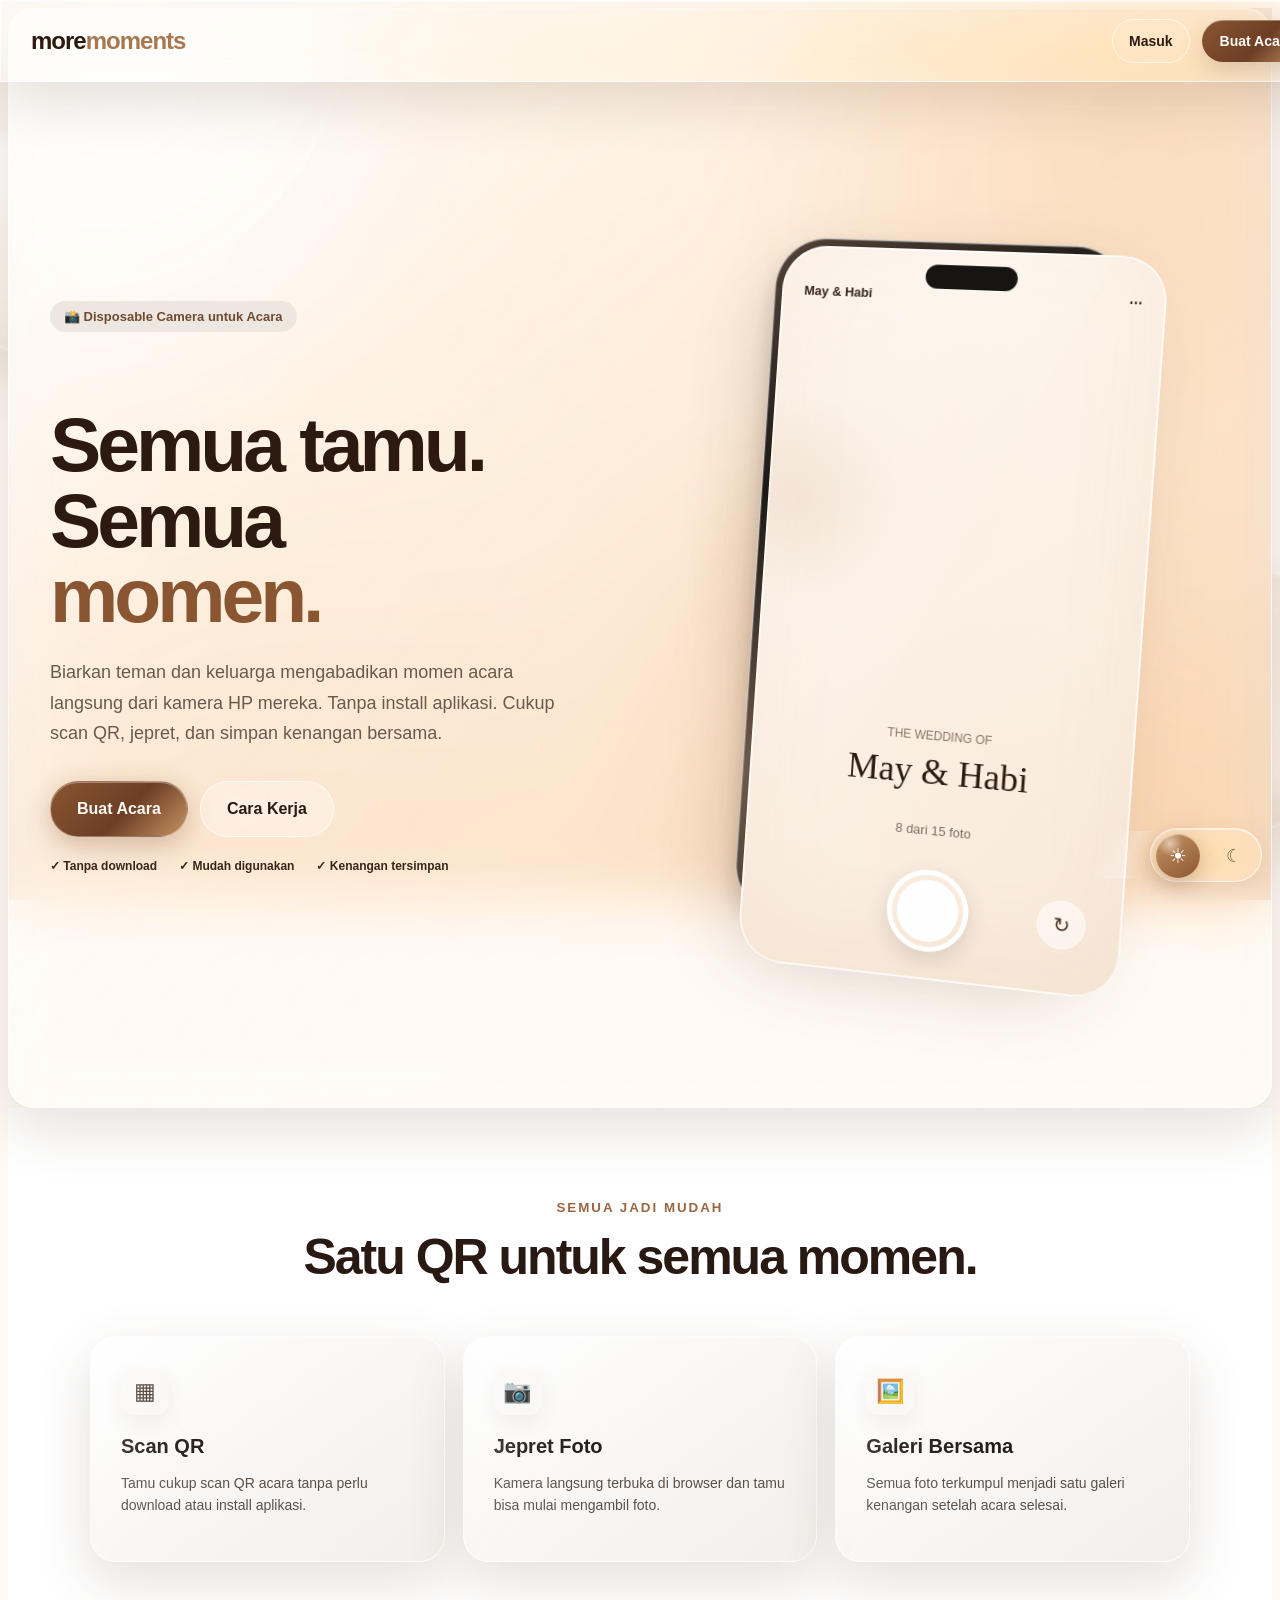
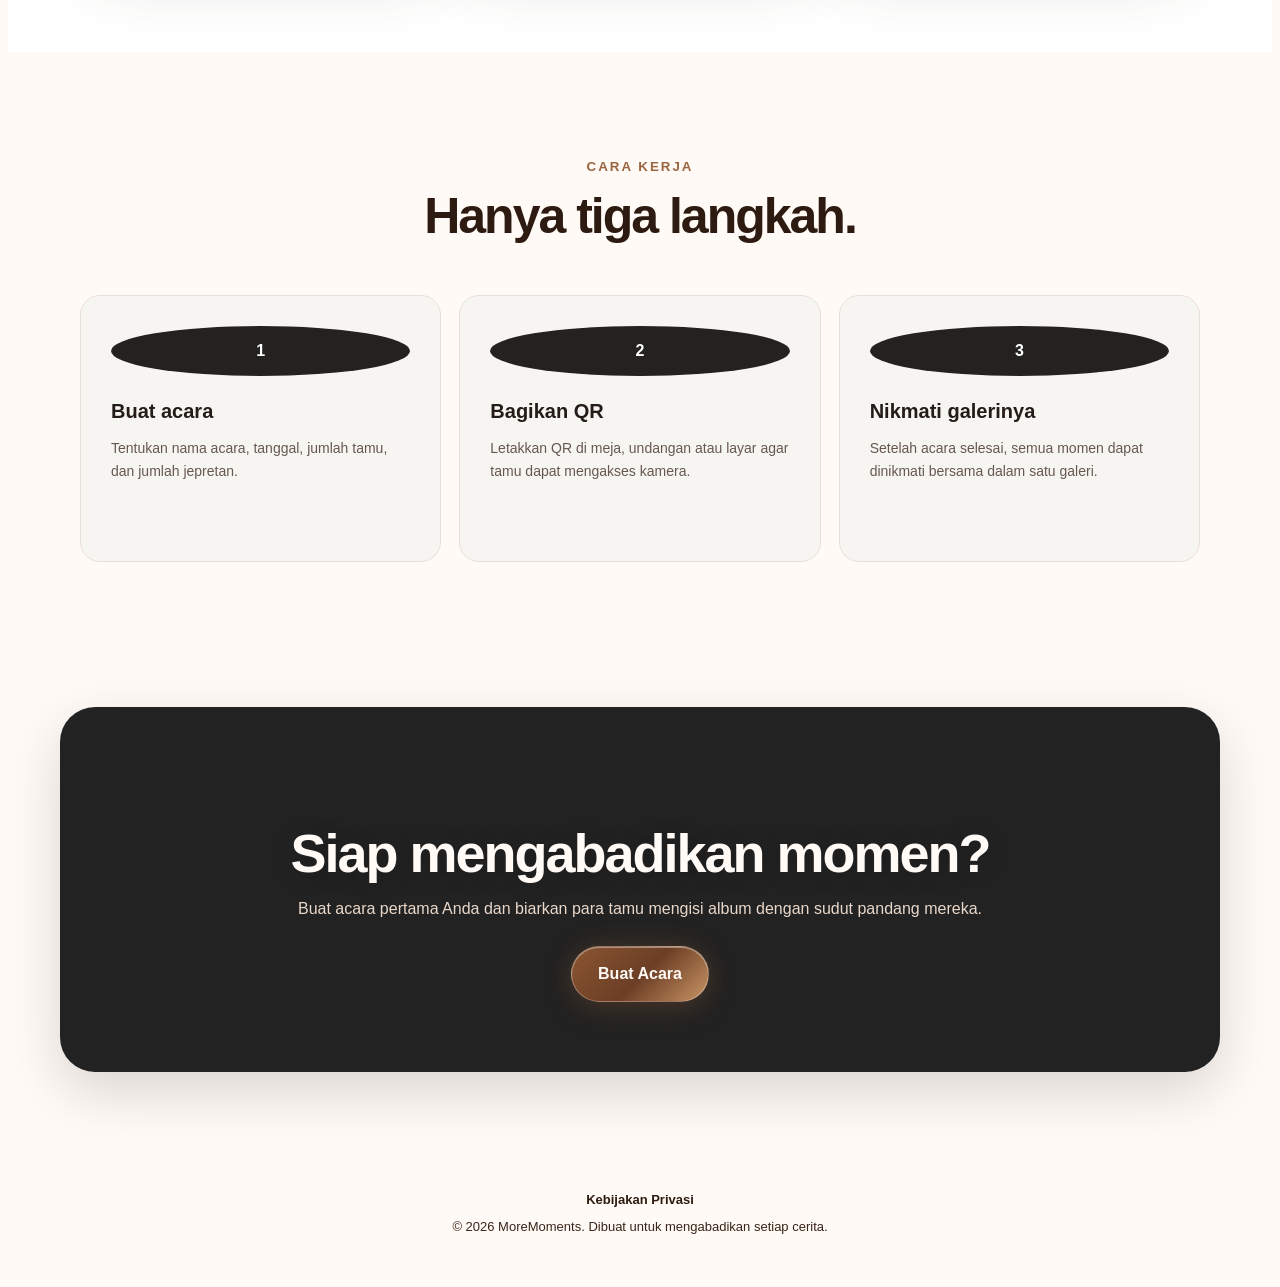
<file: index.html>
<!DOCTYPE html>
<html lang="id">
<head>
<meta charset="UTF-8">
<meta name="viewport" content="width=device-width, initial-scale=1.0">

<title>MoreMoments — Abadikan Momen Bersama</title>
<title>Masuk | MoreMoments</title>

<!-- Preview saat link dibagikan -->
<meta property="og:type" content="website">
<meta property="og:site_name" content="MoreMoments">

<meta property="og:title" content="MoreMoments — Abadi dalam Setiap Momen">

<meta
  property="og:description"
  content="Buat event, undang tamu, bagikan foto, dan simpan kenangan bersama dengan mudah."
>

<meta
  property="og:url"
  content="https://moments-app.ege.my.id/"
>

<meta
  property="og:image"
  content="https://moments-app.ege.my.id/awal.png"
>

<meta
  property="og:image:secure_url"
  content="https://moments-app.ege.my.id/awal.png"
>

<meta property="og:image:type" content="image/png">

<meta name="twitter:card" content="summary_large_image">

<meta
  name="twitter:title"
  content="MoreMoments — Abadi dalam Setiap Momen"
>

<meta
  name="twitter:description"
  content="Buat event, undang tamu, bagikan foto, dan simpan kenangan bersama dengan mudah."
>

<meta
  name="twitter:image"
  content="https://moments-app.ege.my.id/awal.png"
>

<style>
<meta
  name="description"
  content="Bagikan dan abadikan momen acara bersama teman dan keluarga."
>

<style>

*{
  margin:0;
  padding:0;
  box-sizing:border-box;
}

html{
  scroll-behavior:smooth;
}

body{
  font-family:Arial,Helvetica,sans-serif;
  background:#faf9f7;
  color:#222;
}

a{
  text-decoration:none;
  color:inherit;
}


/* ===============================
   NAVBAR
================================ */

.navbar{
  width:100%;

  padding:18px 24px;

  display:flex;
  justify-content:space-between;
  align-items:center;

  background:
    rgba(250,249,247,.94);

  backdrop-filter:
    blur(12px);

  position:fixed;
  top:0;
  left:0;

  z-index:1000;

  border-bottom:
    1px solid rgba(0,0,0,.06);
}

.logo{
  font-size:24px;
  font-weight:800;
  letter-spacing:-1px;
}

.logo span{
  color:#a77852;
}

.nav-actions{
  display:flex;
  gap:9px;
  align-items:center;
}

.btn-login{
  display:inline-flex;
  align-items:center;
  justify-content:center;

  min-height:42px;

  padding:0 16px;

  border-radius:999px;

  font-size:14px;
  font-weight:700;

  cursor:pointer;
}

.btn-login:hover{
  background:#eee9e4;
}

.btn-create-small{
  display:inline-flex;
  align-items:center;
  justify-content:center;

  min-height:42px;

  background:#222;
  color:white;

  padding:0 18px;

  border-radius:999px;

  font-size:14px;
  font-weight:700;

  cursor:pointer;
}


/* ===============================
   HERO
================================ */

.hero{
  min-height:100vh;

  display:flex;
  align-items:center;
  justify-content:center;

  padding:
    120px 24px 60px;
}

.hero-inner{
  max-width:1100px;
  width:100%;

  display:grid;

  grid-template-columns:
    1fr 1fr;

  gap:60px;

  align-items:center;
}

.hero-text .tag{
  display:inline-block;

  background:#eee7df;
  color:#7a5539;

  padding:8px 14px;

  border-radius:999px;

  font-size:13px;
  font-weight:700;

  margin-bottom:24px;
}

.hero-text h1{
  font-size:
    clamp(
      42px,
      6vw,
      78px
    );

  line-height:.98;

  letter-spacing:-4px;

  margin-bottom:24px;
}

.hero-text h1 span{
  color:#a77852;
}

.hero-text p{
  max-width:520px;

  font-size:18px;

  line-height:1.7;

  color:#666;

  margin-bottom:32px;
}

.hero-buttons{
  display:flex;

  gap:12px;

  flex-wrap:wrap;
}

.btn-primary{
  display:inline-flex;

  align-items:center;
  justify-content:center;

  min-height:54px;

  padding:0 26px;

  background:#222;
  color:#fff;

  border-radius:999px;

  font-size:16px;
  font-weight:700;

  border:none;

  cursor:pointer;
}

.btn-primary:hover{
  opacity:.9;
}

.btn-secondary{
  display:inline-flex;

  align-items:center;
  justify-content:center;

  min-height:54px;

  padding:0 26px;

  background:white;

  border:1px solid #ddd;

  border-radius:999px;

  font-size:16px;
  font-weight:700;
}


/* ===============================
   PHONE MOCKUP
================================ */

.phone-wrapper{
  display:flex;
  justify-content:center;
}

.phone{
  width:300px;
  height:610px;

  background:#111;

  border-radius:42px;

  padding:10px;

  box-shadow:
    0 30px 70px
    rgba(0,0,0,.18);

  transform:
    rotate(3deg);
}

.phone-screen{
  width:100%;
  height:100%;

  border-radius:34px;

  overflow:hidden;

  background:
    linear-gradient(
      rgba(0,0,0,.15),
      rgba(0,0,0,.15)
    ),
    linear-gradient(
      145deg,
      #ceb69f,
      #8d6f59
    );

  position:relative;

  display:flex;

  flex-direction:column;

  justify-content:
    space-between;

  padding:
    25px 20px;

  color:white;
}

.camera-top{
  display:flex;

  justify-content:
    space-between;

  font-size:13px;

  font-weight:600;
}

.event-info{
  text-align:center;

  margin-top:auto;

  margin-bottom:32px;
}

.event-info small{
  font-size:12px;

  opacity:.85;
}

.event-info h2{
  margin-top:7px;

  font-family:
    Georgia,serif;

  font-size:32px;

  font-weight:normal;
}

.shot-count{
  font-size:13px;

  opacity:.9;

  margin-top:9px;
}

.camera-controls{
  display:flex;

  justify-content:center;

  align-items:center;

  position:relative;
}

.shutter{
  width:72px;
  height:72px;

  border-radius:50%;

  border:
    5px solid white;

  position:relative;
}

.shutter::after{
  content:"";

  position:absolute;

  inset:5px;

  background:white;

  border-radius:50%;
}

.switch-camera{
  position:absolute;

  right:12px;

  width:46px;
  height:46px;

  border-radius:50%;

  background:
    rgba(255,255,255,.18);

  display:flex;

  align-items:center;

  justify-content:center;

  font-size:20px;
}


/* ===============================
   FEATURES
================================ */

.features{
  padding:
    90px 24px;

  background:#fff;
}

.section-inner{
  max-width:1100px;

  margin:auto;
}

.section-title{
  text-align:center;

  margin-bottom:50px;
}

.section-title small{
  color:#a77852;

  text-transform:
    uppercase;

  letter-spacing:2px;

  font-weight:700;
}

.section-title h2{
  font-size:
    clamp(
      32px,
      5vw,
      50px
    );

  margin-top:12px;

  letter-spacing:-2px;
}

.feature-grid{
  display:grid;

  grid-template-columns:
    repeat(
      3,
      1fr
    );

  gap:18px;
}

.feature-card{
  background:#faf9f7;

  border:
    1px solid #eee;

  padding:30px;

  border-radius:24px;
}

.feature-icon{
  width:48px;
  height:48px;

  display:flex;

  align-items:center;

  justify-content:center;

  background:#eee7df;

  border-radius:14px;

  font-size:23px;

  margin-bottom:20px;
}

.feature-card h3{
  font-size:20px;

  margin-bottom:10px;
}

.feature-card p{
  color:#777;

  line-height:1.6;

  font-size:14px;
}


/* ===============================
   HOW
================================ */

.how{
  padding:
    100px 24px;
}

.steps{
  max-width:850px;

  margin:auto;

  display:grid;

  gap:18px;
}

.step{
  display:flex;

  gap:20px;

  align-items:center;

  background:white;

  padding:22px;

  border-radius:20px;

  border:
    1px solid #eee;
}

.number{
  min-width:50px;

  height:50px;

  border-radius:50%;

  background:#222;

  color:white;

  display:flex;

  align-items:center;

  justify-content:center;

  font-weight:700;
}

.step h3{
  margin-bottom:5px;
}

.step p{
  color:#777;

  font-size:14px;

  line-height:1.5;
}


/* ===============================
   CTA
================================ */

.cta{
  max-width:1050px;

  margin:
    30px auto 90px;

  background:#222;

  color:white;

  padding:
    70px 30px;

  border-radius:35px;

  text-align:center;
}

.cta h2{
  font-size:
    clamp(
      32px,
      5vw,
      54px
    );

  margin-bottom:15px;

  letter-spacing:-2px;
}

.cta p{
  color:#bbb;

  margin-bottom:28px;
}

.cta .btn-primary{
  background:white;

  color:#222;
}


/* ===============================
   FOOTER
================================ */

footer{
  text-align:center;

  padding:
    30px 20px 45px;

  color:#999;

  font-size:13px;
}

.footer-links{
  display:flex;

  justify-content:center;

  gap:18px;

  flex-wrap:wrap;

  margin-bottom:12px;
}

.footer-links a{
  color:#665d56;

  font-weight:600;
}


/* ===============================
   MOBILE
================================ */

@media(max-width:800px){

  .navbar{
    padding:
      14px 16px;
  }

  /*
    LOGIN TIDAK LAGI DISEMBUNYIKAN
  */

  .logo{
    font-size:21px;
  }

  .nav-actions{
    gap:5px;
  }

  .btn-login{
    display:inline-flex;

    min-height:40px;

    padding:
      0 10px;

    font-size:12px;
  }

  .btn-create-small{
    min-height:40px;

    padding:
      0 14px;

    font-size:12px;
  }

  .hero{
    padding-top:110px;
  }

  .hero-inner{
    grid-template-columns:
      1fr;

    text-align:center;

    gap:55px;
  }

  .hero-text p{
    margin-left:auto;

    margin-right:auto;
  }

  .hero-buttons{
    justify-content:center;
  }

  .hero-text h1{
    letter-spacing:-2px;
  }

  .phone{
    width:260px;

    height:530px;
  }

  .feature-grid{
    grid-template-columns:1fr;
  }

  .cta{
    margin-left:16px;

    margin-right:16px;
  }
}


@media(max-width:430px){

  .navbar{
    padding:
      12px 13px;
  }

  .logo{
    font-size:19px;
  }

  .btn-login{
    padding:
      0 8px;

    font-size:11px;
  }

  .btn-create-small{
    padding:
      0 11px;

    font-size:11px;
  }

  .hero{
    padding-left:17px;

    padding-right:17px;
  }

  .hero-text .tag{
    font-size:12px;
  }

  .hero-text p{
    font-size:17px;
  }

  .hero-buttons{
    display:grid;

    grid-template-columns:
      1fr 1fr;
  }

  .btn-primary,
  .btn-secondary{
    padding:
      0 14px;

    font-size:14px;
  }
}

</style>
<script>
(function(){
  try{
    var t=localStorage.getItem("moremomentsTheme");
    if(!t && window.matchMedia && window.matchMedia("(prefers-color-scheme: dark)").matches){
      t="dark";
    }
    document.documentElement.setAttribute("data-theme",t||"light");
  }catch(e){
    document.documentElement.setAttribute("data-theme","light");
  }
})();
</script>
<link rel="stylesheet" href="brown-black-liquid-glass.css?v=7">

<style id="index-contrast-fix">
/* INDEX ONLY — PERBAIKAN KONTRAS */

/* 1. Tombol Buat Acara di pojok kanan: teks putih saat mode terang */
html[data-theme="light"] body .navbar .btn-create-small,
html[data-theme="light"] body .navbar a.btn-create-small,
body .navbar .btn-create-small{
  color:#fffaf6 !important;
  -webkit-text-fill-color:#fffaf6 !important;
  opacity:1 !important;
}

/* 2. Bagian putih/silver: teks gelap di kedua mode */
body .features{
  background:#fff !important;
}

body .features .section-title small{
  color:#9b6540 !important;
  -webkit-text-fill-color:#9b6540 !important;
  opacity:1 !important;
}

body .features .section-title h2{
  color:#281a13 !important;
  -webkit-text-fill-color:#281a13 !important;
  opacity:1 !important;
}

body .features .feature-card{
  background:linear-gradient(145deg,rgba(239,238,236,.98),rgba(211,209,206,.96)) !important;
  border-color:rgba(255,255,255,.72) !important;
  color:#241c18 !important;
}

body .features .feature-card h3{
  color:#241c18 !important;
  -webkit-text-fill-color:#241c18 !important;
  opacity:1 !important;
}

body .features .feature-card p{
  color:#5b5049 !important;
  -webkit-text-fill-color:#5b5049 !important;
  opacity:1 !important;
}

body .features .feature-icon{
  background:rgba(250,248,245,.94) !important;
  color:#423228 !important;
  -webkit-text-fill-color:#423228 !important;
}

/* Bagian Hanya tiga langkah: kartu putih = teks gelap di kedua mode */
body .how .step{
  background:#f7f5f2 !important;
  border-color:#e7dfd8 !important;
  color:#241c18 !important;
}

body .how .step h3{
  color:#241c18 !important;
  -webkit-text-fill-color:#241c18 !important;
  opacity:1 !important;
}

body .how .step p{
  color:#65584f !important;
  -webkit-text-fill-color:#65584f !important;
  opacity:1 !important;
}

body .how .number{
  background:#242220 !important;
  color:#fff !important;
  -webkit-text-fill-color:#fff !important;
}

html[data-theme="dark"] body .how .section-title h2{
  color:#fffaf6 !important;
  -webkit-text-fill-color:#fffaf6 !important;
}

html[data-theme="dark"] body .how .section-title small{
  color:#d7aa80 !important;
  -webkit-text-fill-color:#d7aa80 !important;
}

/* Jangan biarkan teks memudar ketika tema berganti */
html.mm-theme-changing body .features .section-title h2,
html.mm-theme-changing body .features .feature-card h3,
html.mm-theme-changing body .features .feature-card p,
html.mm-theme-changing body .how .step h3,
html.mm-theme-changing body .how .step p,
html.mm-theme-changing body .navbar .btn-create-small{
  transition-property:background,border-color,box-shadow,transform,opacity !important;
}
</style>


<style id="index-number-dark-fix">
/* Dark mode: nomor pada kartu putih harus tetap terlihat jelas */
html[data-theme="dark"] body .how .step .number,
html[data-theme="dark"] body .steps .step .number{
  background:#242220 !important;
  color:#ffffff !important;
  -webkit-text-fill-color:#ffffff !important;
  border:1px solid rgba(255,255,255,.10) !important;
  opacity:1 !important;
  box-shadow:none !important;
}

html[data-theme="light"] body .how .step .number,
html[data-theme="light"] body .steps .step .number{
  background:#242220 !important;
  color:#ffffff !important;
  -webkit-text-fill-color:#ffffff !important;
  opacity:1 !important;
}
</style>


<style id="index-final-v2-fix">
/* =========================================================
   INDEX FINAL v2
   - Tombol Buat Acara hero disamakan gaya premium coklat
   - Tag Disposable Camera terbaca di mode gelap
   - Tombol kanan atas diberi jarak dari tepi
========================================================= */

/* 1) Tombol Buat Acara di hero: samakan gaya dengan tombol CTA */
.hero-buttons .btn-primary,
.hero-buttons a.btn-primary{
  background:
    linear-gradient(
      135deg,
      #8a5632,
      #6c3e25 55%,
      #c99565
    ) !important;

  color:#fffaf6 !important;
  -webkit-text-fill-color:#fffaf6 !important;

  border:1px solid rgba(255,255,255,.28) !important;

  box-shadow:
    inset 0 1px 0 rgba(255,255,255,.34),
    0 10px 28px rgba(99,61,36,.22),
    0 0 24px rgba(184,125,75,.14) !important;
}

/* pastikan tetap putih di mode terang */
html[data-theme="light"] .hero-buttons .btn-primary,
html[data-theme="light"] .hero-buttons a.btn-primary{
  color:#fffaf6 !important;
  -webkit-text-fill-color:#fffaf6 !important;
}

/* 2) Tag Disposable Camera: background-nya terang, jadi teks harus gelap */
html[data-theme="dark"] .hero-text .tag{
  background:rgba(244,241,237,.92) !important;

  color:#49372c !important;
  -webkit-text-fill-color:#49372c !important;

  border:1px solid rgba(255,255,255,.22) !important;

  opacity:1 !important;
}

/* mode terang juga dipertahankan jelas */
html[data-theme="light"] .hero-text .tag{
  color:#6d4b35 !important;
  -webkit-text-fill-color:#6d4b35 !important;
  opacity:1 !important;
}

/* 3) Beri jarak tombol pojok kanan dari tepi */
.nav-actions{
  margin-right:18px !important;
}

/* supaya tetap rapi di layar kecil */
@media(max-width:800px){
  .nav-actions{
    margin-right:4px !important;
  }
}
</style>


<style id="index-visual-polish-v3">
.navbar{
  padding-left:30px !important;
  padding-right:52px !important;
}
.nav-actions{
  margin-right:0 !important;
  gap:12px !important;
}
.btn-create-small{
  background:linear-gradient(135deg,#8a5632,#6c3e25 55%,#c99565) !important;
  color:#fffaf6 !important;
  -webkit-text-fill-color:#fffaf6 !important;
  box-shadow:
    inset 0 1px 0 rgba(255,255,255,.34),
    0 9px 24px rgba(92,55,33,.20) !important;
}
.hero{
  padding-top:128px !important;
  padding-bottom:70px !important;
}
.hero-inner{
  max-width:1180px !important;
  grid-template-columns:.92fr 1.08fr !important;
  gap:56px !important;
}
.hero-text{position:relative;z-index:2;}
.hero-text h1{max-width:610px;}
.hero-buttons{margin-bottom:22px;}
.hero-benefits{
  display:flex;
  flex-wrap:wrap;
  gap:12px 22px;
  font-size:12px;
  font-weight:700;
  color:#806957;
}
html[data-theme="dark"] .hero-benefits{color:#d8c4b6;}
.phone-wrapper{
  position:relative;
  min-height:680px;
  align-items:center;
}
.phone-wrapper::before{
  content:"";
  position:absolute;
  width:470px;
  height:470px;
  border-radius:50%;
  background:radial-gradient(circle,rgba(207,153,103,.28) 0%,rgba(207,153,103,.10) 44%,transparent 72%);
  filter:blur(4px);
  z-index:0;
}
.phone{
  position:relative;
  z-index:2;
  width:338px !important;
  height:675px !important;
  padding:7px !important;
  border-radius:52px !important;
  background:linear-gradient(145deg,#544337,#1c1815 28%,#6e5949 58%,#181512) !important;
  border:1px solid rgba(255,255,255,.42);
  box-shadow:0 38px 80px rgba(83,50,29,.24),0 12px 24px rgba(0,0,0,.16),inset 0 0 0 1px rgba(255,255,255,.24) !important;
  transform:perspective(1100px) rotateY(-7deg) rotateZ(4deg) !important;
  transition:transform .35s ease,box-shadow .35s ease !important;
}
.phone:hover{
  transform:perspective(1100px) rotateY(-3deg) rotateZ(2deg) translateY(-4px) !important;
}
.phone::before{
  content:"";
  position:absolute;
  top:110px;
  right:-5px;
  width:4px;
  height:82px;
  border-radius:5px;
  background:#7a6454;
  box-shadow:0 90px 0 #7a6454;
}
.phone-screen{
  position:relative;
  border-radius:45px !important;
  overflow:hidden !important;
  padding:25px 22px 27px !important;
  background:
    linear-gradient(rgba(255,248,239,.72),rgba(255,244,233,.72)),
    radial-gradient(circle at 18% 26%,rgba(190,133,83,.14),transparent 32%),
    radial-gradient(circle at 88% 82%,rgba(231,197,162,.34),transparent 34%),
    linear-gradient(145deg,#f8ede1,#e9d4bf) !important;
  color:#34261e !important;
  box-shadow:inset 0 0 0 1px rgba(255,255,255,.65),inset 0 -30px 90px rgba(190,135,88,.08) !important;
}
html[data-theme="dark"] .phone-screen{
  background:
    radial-gradient(circle at 55% 60%,rgba(139,84,48,.18),transparent 28%),
    radial-gradient(circle at 30% 30%,rgba(119,70,41,.12),transparent 24%),
    linear-gradient(145deg,#211711,#0e0c0a 72%) !important;
  color:#fff7ef !important;
  box-shadow:inset 0 0 0 1px rgba(224,181,145,.16),inset 0 -30px 90px rgba(0,0,0,.30) !important;
}
.phone-screen::before{
  content:"";
  position:absolute;
  inset:-18% 44% 20% -28%;
  transform:rotate(24deg);
  background:linear-gradient(100deg,transparent,rgba(255,255,255,.24),transparent);
  pointer-events:none;
  z-index:0;
}
.phone-screen::after{
  content:"";
  position:absolute;
  width:210px;
  height:210px;
  left:-72px;
  top:150px;
  border-radius:50%;
  background:radial-gradient(circle,rgba(188,128,77,.12),transparent 70%);
  pointer-events:none;
}
.dynamic-island{
  position:absolute;
  top:14px;
  left:50%;
  transform:translateX(-50%);
  width:92px;
  height:24px;
  border-radius:999px;
  background:#171412;
  box-shadow:inset 0 1px 0 rgba(255,255,255,.09);
  z-index:4;
}
html[data-theme="dark"] .dynamic-island{background:#050505;}
.camera-top,.event-info,.camera-controls{position:relative;z-index:2;}
.camera-top{padding-top:12px;color:inherit !important;}
.camera-top span,.event-info small,.event-info h2,.shot-count{color:inherit !important;}
.event-info h2{font-size:36px !important;}
.shutter{
  width:72px !important;height:72px !important;
  border:5px solid rgba(255,255,255,.98) !important;
  box-shadow:0 7px 22px rgba(0,0,0,.12);
}
.shutter::after{background:rgba(255,255,255,.97) !important;}
.switch-camera{
  background:rgba(255,255,255,.52) !important;
  color:#4b3628 !important;
  border:1px solid rgba(255,255,255,.48);
  backdrop-filter:blur(14px);
}
html[data-theme="dark"] .switch-camera{
  background:rgba(255,255,255,.16) !important;
  color:#fff7ef !important;
  border-color:rgba(255,255,255,.12);
}
.how{
  position:relative;
  padding:105px 24px 115px !important;
}
.steps{
  max-width:1120px !important;
  grid-template-columns:repeat(3,1fr) !important;
  gap:18px !important;
}
.step{
  min-height:205px;
  display:block !important;
  position:relative;
  padding:30px !important;
}
.step .number{margin-bottom:24px;}
.step h3{font-size:20px;margin-bottom:10px !important;}
.step p{line-height:1.65 !important;}
.cta{
  max-width:1100px !important;
  box-shadow:0 20px 55px rgba(0,0,0,.15);
}
@media(max-width:800px){
  .navbar{
    padding-left:16px !important;
    padding-right:20px !important;
  }
  .hero-inner{grid-template-columns:1fr !important;}
  .phone-wrapper{min-height:580px;}
  .phone{width:286px !important;height:572px !important;}
  .steps{grid-template-columns:1fr !important;max-width:850px !important;}
  .step{min-height:auto;display:flex !important;padding:22px !important;}
  .step .number{margin-bottom:0;}
  .hero-benefits{justify-content:center;}
}
@media(max-width:430px){
  .navbar{padding-right:14px !important;}
  .nav-actions{gap:5px !important;}
  .phone-wrapper{min-height:520px;}
  .phone{width:258px !important;height:516px !important;}
  .dynamic-island{width:74px;height:20px;}
  .hero-benefits{gap:8px 13px;font-size:11px;}
}
</style>

</head>


<body>


<header class="navbar">

  <a
    href="index.html"
    class="logo"
  >
    more<span>moments</span>
  </a>


  <div class="nav-actions">

    <a
      href="login.html"
      class="btn-login"
      id="loginButton"
    >
      Masuk
    </a>


    <a
      href="login.html"
      class="btn-create-small create-link"
    >
      Buat Acara
    </a>

  </div>

</header>



<main class="hero">

  <div class="hero-inner">


    <div class="hero-text">

      <div class="tag">
        📸 Disposable Camera untuk Acara
      </div>


      <h1>
        Semua tamu.<br>
        Semua <span>momen.</span>
      </h1>


      <p>
        Biarkan teman dan keluarga
        mengabadikan momen acara langsung
        dari kamera HP mereka.
        Tanpa install aplikasi.
        Cukup scan QR, jepret,
        dan simpan kenangan bersama.
      </p>


      <div class="hero-buttons">

        <a
          href="login.html"
          class="btn-primary create-link"
        >
          Buat Acara
        </a>


        <a
          href="#cara-kerja"
          class="btn-secondary"
        >
          Cara Kerja
        </a>

      </div>

      <div class="hero-benefits" aria-label="Keunggulan MoreMoments">
        <span>✓ Tanpa download</span>
        <span>✓ Mudah digunakan</span>
        <span>✓ Kenangan tersimpan</span>
      </div>

    </div>



    <div class="phone-wrapper">

      <div class="phone">

        <div class="phone-screen">

          <div class="dynamic-island" aria-hidden="true"></div>

          <div class="camera-top">

            <span>
              May & Habi
            </span>

            <span>
              ⋯
            </span>

          </div>


          <div class="event-info">

            <small>
              THE WEDDING OF
            </small>

            <h2>
              May & Habi
            </h2>

            <div class="shot-count">
              8 dari 15 foto
            </div>

          </div>


          <div class="camera-controls">

            <div class="shutter"></div>

            <div class="switch-camera">
              ↻
            </div>

          </div>


        </div>

      </div>

    </div>


  </div>

</main>



<section class="features">

  <div class="section-inner">


    <div class="section-title">

      <small>
        Semua jadi mudah
      </small>

      <h2>
        Satu QR untuk semua momen.
      </h2>

    </div>


    <div class="feature-grid">


      <div class="feature-card">

        <div class="feature-icon">
          ▦
        </div>

        <h3>
          Scan QR
        </h3>

        <p>
          Tamu cukup scan QR acara
          tanpa perlu download atau
          install aplikasi.
        </p>

      </div>


      <div class="feature-card">

        <div class="feature-icon">
          📷
        </div>

        <h3>
          Jepret Foto
        </h3>

        <p>
          Kamera langsung terbuka
          di browser dan tamu bisa
          mulai mengambil foto.
        </p>

      </div>


      <div class="feature-card">

        <div class="feature-icon">
          🖼️
        </div>

        <h3>
          Galeri Bersama
        </h3>

        <p>
          Semua foto terkumpul
          menjadi satu galeri
          kenangan setelah acara selesai.
        </p>

      </div>


    </div>

  </div>

</section>



<section
  class="how"
  id="cara-kerja"
>

  <div class="section-title">

    <small>
      Cara kerja
    </small>

    <h2>
      Hanya tiga langkah.
    </h2>

  </div>


  <div class="steps">


    <div class="step">

      <div class="number">
        1
      </div>

      <div>

        <h3>
          Buat acara
        </h3>

        <p>
          Tentukan nama acara,
          tanggal, jumlah tamu,
          dan jumlah jepretan.
        </p>

      </div>

    </div>


    <div class="step">

      <div class="number">
        2
      </div>

      <div>

        <h3>
          Bagikan QR
        </h3>

        <p>
          Letakkan QR di meja,
          undangan atau layar agar
          tamu dapat mengakses kamera.
        </p>

      </div>

    </div>


    <div class="step">

      <div class="number">
        3
      </div>

      <div>

        <h3>
          Nikmati galerinya
        </h3>

        <p>
          Setelah acara selesai,
          semua momen dapat dinikmati
          bersama dalam satu galeri.
        </p>

      </div>

    </div>


  </div>

</section>



<section class="cta">

  <h2>
    Siap mengabadikan momen?
  </h2>

  <p>
    Buat acara pertama Anda
    dan biarkan para tamu
    mengisi album dengan sudut
    pandang mereka.
  </p>


  <a
    href="login.html"
    class="btn-primary create-link"
  >
    Buat Acara
  </a>

</section>



<footer>

  <div class="footer-links">

    <!-- nanti kita buat halaman ini
         untuk verifikasi Google -->

    <a href="privacy.html">
      Kebijakan Privasi
    </a>

  </div>

  © 2026 MoreMoments.
  Dibuat untuk mengabadikan setiap cerita.

</footer>



<script>

const TOKEN_KEY =
  "momentsAdminToken";

const token =
  localStorage.getItem(
    TOKEN_KEY
  );


const loginButton =
  document.getElementById(
    "loginButton"
  );


const createLinks =
  document.querySelectorAll(
    ".create-link"
  );


/*
========================================
BELUM LOGIN
========================================
Masuk       -> login.html
Buat Acara  -> login.html
*/

if(!token){

  loginButton.textContent =
    "Masuk";

  loginButton.href =
    "login.html";


  createLinks.forEach(
    function(link){

      link.href =
        "login.html";

    }
  );

}


/*
========================================
SUDAH LOGIN
========================================
Masuk berubah menjadi Dashboard
Buat Acara langsung ke create-event
*/

else{

  loginButton.textContent =
    "Dashboard";

  loginButton.href =
    "dashboard.html";


  createLinks.forEach(
    function(link){

      link.href =
        "create-event.html";

    }
  );

}

</script>


<script src="theme-toggle.js?v=1"></script>
</body>
</html>
</file>
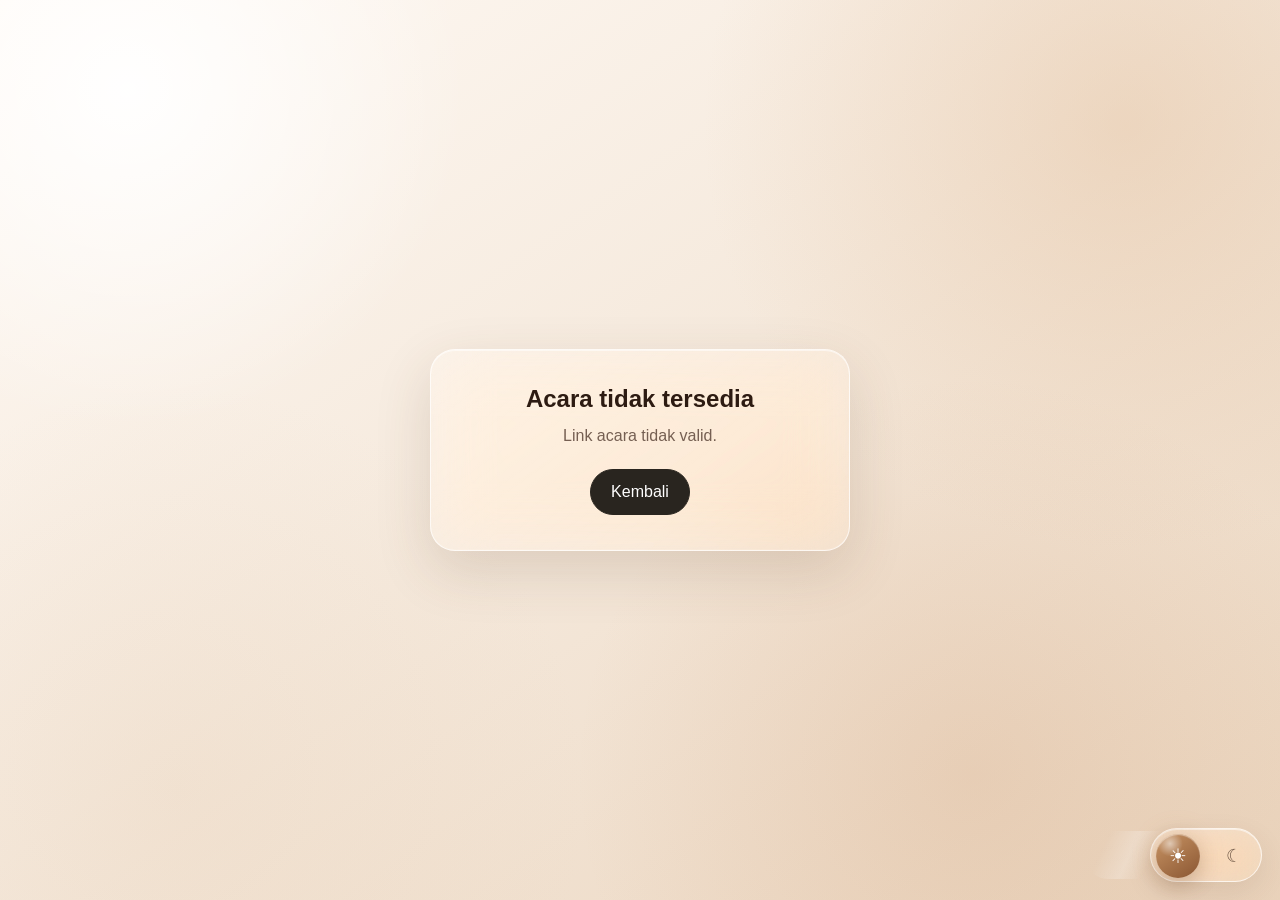
<file: camera.html>
<!DOCTYPE html>
<html lang="id">
<head>
<meta charset="UTF-8">

<meta
  name="viewport"
  content="width=device-width, initial-scale=1.0, viewport-fit=cover"
>

<title>Kamera | MoreMoments</title>

<style>

*{
  margin:0;
  padding:0;
  box-sizing:border-box;
}

html,
body{
  width:100%;
  height:100%;
  background:#000;
  font-family:Arial,Helvetica,sans-serif;
}

body{
  overflow:hidden;
}

.camera-app{
  width:100%;
  height:100%;
  position:relative;
  background:#000;
}


/* VIDEO */

.video-box{
  position:absolute;
  inset:0;
  overflow:hidden;
  background:#111;
}

video{
  width:100%;
  height:100%;
  object-fit:cover;
}


/* TOP */

.topbar{
  position:absolute;
  top:0;
  left:0;
  right:0;
  z-index:10;

  padding:
    max(18px, env(safe-area-inset-top))
    20px
    20px;

  display:flex;
  justify-content:flex-start;
  align-items:center;
  gap:12px;

  background:linear-gradient(
    rgba(0,0,0,.58),
    transparent
  );

  color:white;
}

.event-info small{
  display:block;
  margin-bottom:3px;
  font-size:11px;
  opacity:.75;
}

.event-info strong{
  display:block;
  max-width:260px;
  overflow:hidden;
  text-overflow:ellipsis;
  white-space:nowrap;
  font-size:16px;
}

.event-time{
  margin-top:3px;
  font-size:9px;
  opacity:.7;
}

.topbar-left{
  display:flex;
  align-items:center;
  flex:0 0 auto;
}

.event-info{
  flex:1;
  min-width:0;
}

.flash-toggle{
  width:42px;
  height:42px;
  display:flex;
  align-items:center;
  justify-content:center;
  border:1px solid rgba(255,255,255,.22);
  border-radius:50%;
  background:rgba(0,0,0,.35);
  backdrop-filter:blur(10px);
  -webkit-backdrop-filter:blur(10px);
  color:#fff;
  font-size:18px;
  font-weight:800;
  cursor:pointer;
  transition:.18s ease;
}

.flash-toggle.active{
  background:#fff;
  border-color:#fff;
  color:#211d1a;
  box-shadow:0 0 20px rgba(255,226,138,.42);
}

.flash-toggle.unsupported,
.flash-toggle:disabled{
  opacity:.42;
  cursor:not-allowed;
  box-shadow:none;
}

.exit{
  width:42px;
  height:42px;

  display:flex;
  align-items:center;
  justify-content:center;

  border-radius:50%;

  background:rgba(0,0,0,.35);

  backdrop-filter:blur(10px);

  color:#fff;
  text-decoration:none;

  font-size:21px;
}


/* COUNTER */

.counter{
  position:absolute;
  top:105px;
  left:50%;
  z-index:10;

  transform:translateX(-50%);

  padding:9px 15px;

  border-radius:999px;

  background:rgba(0,0,0,.46);

  backdrop-filter:blur(10px);

  color:#fff;

  font-size:12px;

  white-space:nowrap;
}

.utility-actions{
  position:absolute;
  right:18px;
  bottom:190px;
  z-index:30;

  display:flex;
  align-items:center;
  gap:10px;
}

.mirror-status{
  padding:8px 12px;
  border-radius:999px;
  background:rgba(0,0,0,.36);
  backdrop-filter:blur(10px);
  color:#fff;
  font-size:11px;
  font-weight:700;
  line-height:1.2;
  white-space:nowrap;
}


/* FILTER BAR */

.filters{
  position:absolute;
  left:0;
  right:0;
  bottom:128px;
  z-index:25;
  display:flex;
  gap:8px;
  padding:0 14px 10px;
  overflow-x:auto;
  scrollbar-width:none;
  -webkit-overflow-scrolling:touch;
}

.filters::-webkit-scrollbar{
  display:none;
}

.filter-button{
  flex:none;
  min-width:82px;
  min-height:42px;
  padding:8px 12px;
  border:1px solid rgba(255,255,255,.28);
  border-radius:999px;
  background:rgba(0,0,0,.34);
  backdrop-filter:blur(10px);
  color:#fff;
  font-size:10px;
  font-weight:700;
  cursor:pointer;
}

.filter-button.active{
  background:#fff;
  color:#211d1a;
  border-color:#fff;
}

.filter-button small{
  display:block;
  margin-top:2px;
  font-size:8px;
  font-weight:400;
  opacity:.72;
}


/* BOTTOM CONTROLS */

.controls{
  position:absolute;
  bottom:0;
  left:0;
  right:0;
  z-index:20;

  padding:
    25px
    24px
    max(28px, env(safe-area-inset-bottom));

  background:linear-gradient(
    transparent,
    rgba(0,0,0,.78)
  );
}

.control-row{
  display:grid;
  grid-template-columns:1fr auto 1fr;
  align-items:center;
}


/* LAST PHOTO */

.last-photo{
  width:52px;
  height:52px;

  overflow:hidden;

  border:2px solid rgba(255,255,255,.65);
  border-radius:12px;

  background:rgba(255,255,255,.15);
}

.last-photo img{
  width:100%;
  height:100%;
  object-fit:cover;
  display:none;
}


/* SHUTTER */

.shutter-wrap{
  display:flex;
  justify-content:center;
}

.shutter{
  width:78px;
  height:78px;

  padding:5px;

  border:5px solid #fff;
  border-radius:50%;

  background:transparent;

  cursor:pointer;
}

.shutter-inner{
  width:100%;
  height:100%;

  border-radius:50%;

  background:#fff;

  transition:.12s;
}

.shutter:active .shutter-inner{
  transform:scale(.88);
}

.shutter:disabled{
  opacity:.5;
  cursor:not-allowed;
}


/* SWITCH */

.switch-wrap{
  display:flex;
  justify-content:flex-end;
  align-items:center;
  gap:8px;
}

.switch,
.mirror-toggle{
  width:52px;
  height:52px;

  border:0;
  border-radius:50%;

  background:rgba(255,255,255,.18);

  backdrop-filter:blur(10px);

  color:#fff;

  font-size:22px;

  cursor:pointer;
}

.mirror-toggle{
  font-size:22px;
  font-weight:800;
}

.mirror-toggle.active{
  background:#fff;
  color:#211d1a;
}

.topbar-actions{
  display:flex;
  align-items:center;
  gap:10px;
  margin-left:auto;
}

.timer-toggle{
  min-width:64px;
  height:42px;
  padding:0 14px;

  border:0;
  border-radius:999px;

  background:rgba(0,0,0,.35);

  backdrop-filter:blur(10px);

  color:#fff;

  font-size:13px;
  font-weight:800;
  letter-spacing:.2px;

  cursor:pointer;
}

.timer-toggle.active{
  background:#fff;
  color:#211d1a;
}

.timer-countdown{
  display:none;
  position:absolute;
  inset:0;
  z-index:450;
  align-items:center;
  justify-content:center;
  pointer-events:none;
  background:rgba(0,0,0,.18);
}

.timer-countdown.visible{
  display:flex;
}

.timer-countdown-number{
  width:126px;
  height:126px;
  display:flex;
  align-items:center;
  justify-content:center;
  border:4px solid rgba(255,255,255,.9);
  border-radius:50%;
  background:rgba(0,0,0,.38);
  backdrop-filter:blur(8px);
  color:#fff;
  font-family:Georgia,serif;
  font-size:64px;
  line-height:1;
  box-shadow:0 18px 50px rgba(0,0,0,.25);
}


/* FLASH */

.flash{
  position:absolute;
  inset:0;
  z-index:100;

  background:#fff;

  pointer-events:none;

  opacity:0;
}

.flash.active{
  animation:flash .25s ease;
}

@keyframes flash{
  0%{opacity:0;}
  40%{opacity:.9;}
  100%{opacity:0;}
}


/* PERMISSION */

.permission{
  position:absolute;
  inset:0;
  z-index:200;

  padding:25px;

  display:flex;
  align-items:center;
  justify-content:center;

  background:#f7f4f0;
}

.permission-card{
  width:100%;
  max-width:390px;

  padding:38px 28px;

  border-radius:28px;

  background:#fff;

  text-align:center;

  box-shadow:
    0 30px 80px
    rgba(0,0,0,.15);
}

.camera-icon{
  width:75px;
  height:75px;

  margin:0 auto 22px;

  display:flex;
  align-items:center;
  justify-content:center;

  border-radius:22px;

  background:#eee7df;

  font-size:34px;
}

.permission h1{
  margin-bottom:10px;
  font-size:25px;
}

.permission p{
  margin-bottom:25px;

  color:#777;

  font-size:14px;
  line-height:1.6;
}

.permission button{
  width:100%;
  height:53px;

  border:0;
  border-radius:999px;

  background:#29251f;
  color:#fff;

  font-size:15px;
  font-weight:700;

  cursor:pointer;
}

.permission-error{
  margin-top:16px;

  color:#b34f4f;

  font-size:12px;
  line-height:1.5;
}


/* LIMIT */

.limit-screen{
  display:none;

  position:absolute;
  inset:0;
  z-index:300;

  padding:25px;

  align-items:center;
  justify-content:center;

  background:#f7f4f0;
}

.limit-card{
  width:100%;
  max-width:380px;

  padding:35px;

  border-radius:28px;

  background:#fff;

  text-align:center;
}

.limit-card h2{
  margin-bottom:10px;
}

.limit-card p{
  margin-bottom:22px;

  color:#777;

  font-size:14px;
  line-height:1.6;
}

.limit-card a{
  display:inline-flex;
  align-items:center;
  justify-content:center;

  min-height:48px;

  padding:0 23px;

  border-radius:999px;

  background:#29251f;
  color:#fff;

  text-decoration:none;

  font-size:13px;
  font-weight:700;
}


/* EVENT LOCK */

.lock-screen{
  display:none;

  position:absolute;
  inset:0;
  z-index:500;

  padding:25px;

  align-items:center;
  justify-content:center;

  background:#f7f4f0;
}

.lock-screen.visible{
  display:flex;
}

.lock-card{
  width:100%;
  max-width:390px;

  padding:36px 28px;

  border-radius:30px;

  background:#fff;

  text-align:center;

  box-shadow:
    0 30px 80px
    rgba(0,0,0,.12);
}

.lock-icon{
  width:72px;
  height:72px;

  margin:0 auto 20px;

  display:flex;
  align-items:center;
  justify-content:center;

  border-radius:22px;

  background:#eee7df;

  font-size:32px;
}

.lock-label{
  margin-bottom:8px;

  color:#9c7457;

  font-size:10px;
  font-weight:800;

  letter-spacing:1.4px;
  text-transform:uppercase;
}

.lock-card h2{
  margin-bottom:10px;
  font-size:25px;
}

.lock-card p{
  color:#777;

  font-size:13px;
  line-height:1.65;
}

.lock-time{
  margin-top:18px;

  padding:14px;

  border-radius:15px;

  background:#f7f3ef;

  font-size:12px;
  line-height:1.65;
}

.lock-button{
  width:100%;
  min-height:50px;

  margin-top:18px;

  display:flex;
  align-items:center;
  justify-content:center;

  border-radius:999px;

  background:#29251f;
  color:#fff;

  text-decoration:none;

  font-size:13px;
  font-weight:700;
}

.lock-button.light{
  margin-top:8px;

  border:1px solid #ddd5cd;

  background:#fff;
  color:#29251f;
}


/* LOADING */

.loading-screen{
  position:absolute;
  inset:0;
  z-index:600;

  display:flex;
  align-items:center;
  justify-content:center;

  padding:25px;

  background:#f7f4f0;
}

.loading-card{
  color:#756d66;
  text-align:center;
  font-size:13px;
}


/* DESKTOP */

@media(min-width:700px){

  .camera-app{
    max-width:500px;
    margin:auto;
  }

  body{
    background:#111;
  }
}

</style>

<style id="camera-upload-status-v1">
.upload-status{display:none;position:absolute;inset:0;z-index:520;align-items:center;justify-content:center;padding:24px;pointer-events:auto;background:rgba(12,10,9,.24);backdrop-filter:blur(4px);-webkit-backdrop-filter:blur(4px)}
.upload-status.visible{display:flex}
.upload-status-card{width:min(88vw,320px);padding:22px 20px;border:1px solid rgba(255,255,255,.30);border-radius:24px;background:rgba(255,255,255,.84);color:#2b211b;text-align:center;box-shadow:0 18px 55px rgba(0,0,0,.18);backdrop-filter:blur(18px);-webkit-backdrop-filter:blur(18px)}
.upload-spinner{width:38px;height:38px;margin:0 auto 14px;border:4px solid rgba(107,72,49,.18);border-top-color:#7b4a2e;border-radius:50%;animation:mmUploadSpin .85s linear infinite}
.upload-status-card strong{display:block;margin-bottom:6px;font-size:16px}.upload-status-card span{display:block;color:#75685f;font-size:12px;line-height:1.5}
@keyframes mmUploadSpin{to{transform:rotate(360deg)}}
html[data-theme="dark"] .upload-status-card{background:rgba(29,24,21,.88);color:#fff8f2;border-color:rgba(255,255,255,.12)}
html[data-theme="dark"] .upload-status-card span{color:#d2c0b4}
html[data-theme="dark"] .upload-spinner{border-color:rgba(255,255,255,.15);border-top-color:#f4d2b4}
</style>

</head>

<body>


<div class="camera-app">


  <div class="video-box">

    <video
      id="video"
      autoplay
      playsinline
      muted
    ></video>

  </div>


  <div class="topbar">

    <div class="topbar-left">
      <button
        class="flash-toggle"
        id="flashToggle"
        aria-label="Flash mati"
        title="Flash mati"
        type="button"
      >⚡</button>
    </div>

    <div class="event-info">

      <small id="guestName">
        Tamu
      </small>

      <strong id="eventName">
        MoreMoments
      </strong>

      <div
        class="event-time"
        id="eventTime"
      ></div>

    </div>

    <div class="topbar-actions">

      <button
        class="timer-toggle"
        id="timerToggle"
        aria-label="Timer kamera"
        title="Timer mati"
        type="button"
      >
        0s
      </button>

      <a
        href="#"
        class="exit"
        id="exitButton"
      >
        ×
      </a>

    </div>

  </div>


  <div
    class="counter"
    id="counter"
  >
    0 dari 15 foto
  </div>


  <div class="utility-actions">

    <div
      class="mirror-status"
      id="mirrorStatus"
    >
      Mode cermin tidak aktif
    </div>

    <button
      class="mirror-toggle"
      id="mirrorToggle"
      aria-label="Mode cermin"
      title="Mode cermin tidak aktif"
      type="button"
    >
      🪞
    </button>

  </div>


  <div
    class="filters"
    id="filters"
    aria-label="Pilihan filter kamera"
  >

    <button class="filter-button active" type="button" data-filter="original">Original<small>Asli</small></button>
    <button class="filter-button" type="button" data-filter="natural">Natural<small>Lembut</small></button>
    <button class="filter-button" type="button" data-filter="bright">Bright<small>Lebih cerah</small></button>
    <button class="filter-button" type="button" data-filter="softwhite">Soft White<small>Putih halus</small></button>
    <button class="filter-button" type="button" data-filter="beauty">Beauty Glow<small>Cerah manis</small></button>
    <button class="filter-button" type="button" data-filter="creamy">Creamy<small>Putih creamy</small></button>
    <button class="filter-button" type="button" data-filter="rosy">Rosy<small>Pink lembut</small></button>
    <button class="filter-button" type="button" data-filter="peach">Peach<small>Fresh hangat</small></button>
    <button class="filter-button" type="button" data-filter="warm">Warm Glow<small>Hangat</small></button>
    <button class="filter-button" type="button" data-filter="cool">Cool Clean<small>Putih dingin</small></button>
    <button class="filter-button" type="button" data-filter="latte">Latte<small>Coklat lembut</small></button>
    <button class="filter-button" type="button" data-filter="dreamy">Dreamy<small>Soft airy</small></button>
    <button class="filter-button" type="button" data-filter="film">Film<small>Analog</small></button>
    <button class="filter-button" type="button" data-filter="moody">Moody<small>Dramatis</small></button>
    <button class="filter-button" type="button" data-filter="bw">B&amp;W<small>Hitam putih</small></button>
    <button class="filter-button" type="button" data-filter="vintage">Vintage<small>Klasik</small></button>

  </div>


  <div class="controls">

    <div class="control-row">


      <div class="last-photo">

        <img
          id="lastPhoto"
          alt="Foto terakhir"
        >

      </div>


      <div class="shutter-wrap">

        <button
          class="shutter"
          id="captureButton"
          aria-label="Ambil foto"
        >

          <div class="shutter-inner"></div>

        </button>

      </div>


      <div class="switch-wrap">

        <button
          class="switch"
          id="switchCamera"
          aria-label="Ganti kamera"
        >
          ↻
        </button>

      </div>


    </div>

  </div>


  <div
    class="timer-countdown"
    id="timerCountdown"
  >
    <div
      class="timer-countdown-number"
      id="timerCountdownNumber"
    >
      3
    </div>
  </div>

  <div
    class="flash"
    id="flash"
  ></div>


  <div class="upload-status" id="uploadStatus" aria-live="polite">
    <div class="upload-status-card">
      <div class="upload-spinner"></div>
      <strong>Menyimpan foto...</strong>
      <span>Tunggu sebentar sebelum mengambil foto berikutnya.</span>
    </div>
  </div>


  <!-- IZIN KAMERA -->

  <div
    class="permission"
    id="permissionScreen"
  >

    <div class="permission-card">

      <div class="camera-icon">
        📷
      </div>

      <h1>
        Izinkan kamera
      </h1>

      <p>
        MoreMoments memerlukan akses kamera
        agar Anda dapat mengabadikan momen acara.
      </p>

      <button id="startCamera">
        Buka Kamera
      </button>

      <div
        class="permission-error"
        id="permissionError"
      ></div>

    </div>

  </div>


  <!-- JATAH HABIS -->

  <div
    class="limit-screen"
    id="limitScreen"
  >

    <div class="limit-card">

      <h2>
        Semua foto sudah diambil 🎉
      </h2>

      <p>
        Anda sudah menggunakan seluruh
        jatah foto untuk acara ini.
      </p>

      <a
        href="#"
        id="backEvent"
      >
        Kembali ke Acara
      </a>

    </div>

  </div>


  <!-- EVENT LOCK -->

  <div
    class="lock-screen"
    id="lockScreen"
  >

    <div class="lock-card">

      <div
        class="lock-icon"
        id="lockIcon"
      >
        ⏳
      </div>

      <div
        class="lock-label"
        id="lockLabel"
      >
        MOREMOMENTS
      </div>

      <h2 id="lockTitle">
        Acara belum dimulai
      </h2>

      <p id="lockText">
        Kamera belum tersedia.
      </p>

      <div
        class="lock-time"
        id="lockTime"
      ></div>

      <a
        href="#"
        class="lock-button"
        id="lockMainButton"
      >
        Kembali ke Acara
      </a>

      <a
        href="#"
        class="lock-button light"
        id="lockGalleryButton"
        style="display:none"
      >
        Lihat Galeri
      </a>

    </div>

  </div>


  <!-- LOADING -->

  <div
    class="loading-screen"
    id="loadingScreen"
  >

    <div class="loading-card">
      Memeriksa waktu acara...
    </div>

  </div>


  <canvas
    id="canvas"
    hidden
  ></canvas>

</div>


<script>

/* =====================================================
   CONFIG
===================================================== */

const API_URL =
  "https://api.ege.my.id";


const params =
  new URLSearchParams(
    window.location.search
  );


const slug =
  params.get("e");


/* =====================================================
   DATA
===================================================== */

let eventData =
  null;


let guest =
  null;


let stream =
  null;


let facingMode =
  "environment";


let mirrorMode =
  false;

let timerSeconds =
  0;

let timerRunning =
  false;

const TIMER_OPTIONS = [
  0,
  3,
  5,
  10
];


let eventTimer =
  null;


let refreshTimer =
  null;


let currentMode =
  null;


let activeFilter =
  "original";


let torchSupported =
  false;

let torchEnabled =
  false;


const FILTERS = {

  original:{
    label:"Original",
    css:"none",
    brightness:1,
    contrast:1,
    saturation:1,
    warmth:0,
    tint:0,
    fade:0,
    grayscale:0,
    sepia:0
  },

  natural:{
    label:"Natural",
    css:"brightness(1.05) contrast(.98) saturate(1.04)",
    brightness:1.05,
    contrast:.98,
    saturation:1.04,
    warmth:2,
    tint:1,
    fade:.01,
    grayscale:0,
    sepia:0
  },

  bright:{
    label:"Bright",
    css:"brightness(1.14) contrast(1.03) saturate(1.04)",
    brightness:1.14,
    contrast:1.03,
    saturation:1.04,
    warmth:1,
    tint:0,
    fade:0,
    grayscale:0,
    sepia:0
  },

  softwhite:{
    label:"Soft White",
    css:"brightness(1.18) contrast(.94) saturate(.94)",
    brightness:1.18,
    contrast:.94,
    saturation:.94,
    warmth:1,
    tint:1,
    fade:.035,
    grayscale:0,
    sepia:0
  },

  beauty:{
    label:"Beauty Glow",
    css:"brightness(1.16) contrast(.95) saturate(1.08)",
    brightness:1.16,
    contrast:.95,
    saturation:1.08,
    warmth:4,
    tint:3,
    fade:.025,
    grayscale:0,
    sepia:.02
  },

  creamy:{
    label:"Creamy",
    css:"brightness(1.12) contrast(.92) saturate(.98) sepia(.06)",
    brightness:1.12,
    contrast:.92,
    saturation:.98,
    warmth:8,
    tint:2,
    fade:.055,
    grayscale:0,
    sepia:.06
  },

  rosy:{
    label:"Rosy",
    css:"brightness(1.10) contrast(.96) saturate(1.08)",
    brightness:1.10,
    contrast:.96,
    saturation:1.08,
    warmth:3,
    tint:9,
    fade:.025,
    grayscale:0,
    sepia:.02
  },

  peach:{
    label:"Peach",
    css:"brightness(1.10) contrast(.97) saturate(1.10) sepia(.05)",
    brightness:1.10,
    contrast:.97,
    saturation:1.10,
    warmth:9,
    tint:5,
    fade:.02,
    grayscale:0,
    sepia:.05
  },

  warm:{
    label:"Warm Glow",
    css:"brightness(1.08) contrast(1.02) saturate(1.10) sepia(.10)",
    brightness:1.08,
    contrast:1.02,
    saturation:1.10,
    warmth:12,
    tint:2,
    fade:0,
    grayscale:0,
    sepia:.10
  },

  cool:{
    label:"Cool Clean",
    css:"brightness(1.11) contrast(1.01) saturate(.94)",
    brightness:1.11,
    contrast:1.01,
    saturation:.94,
    warmth:-10,
    tint:0,
    fade:.01,
    grayscale:0,
    sepia:0
  },

  latte:{
    label:"Latte",
    css:"brightness(1.06) contrast(.94) saturate(.90) sepia(.13)",
    brightness:1.06,
    contrast:.94,
    saturation:.90,
    warmth:10,
    tint:1,
    fade:.07,
    grayscale:0,
    sepia:.13
  },

  dreamy:{
    label:"Dreamy",
    css:"brightness(1.14) contrast(.90) saturate(.92)",
    brightness:1.14,
    contrast:.90,
    saturation:.92,
    warmth:2,
    tint:4,
    fade:.08,
    grayscale:0,
    sepia:.02
  },

  film:{
    label:"Film",
    css:"brightness(1.03) contrast(1.08) saturate(.88) sepia(.06)",
    brightness:1.03,
    contrast:1.08,
    saturation:.88,
    warmth:5,
    tint:0,
    fade:.03,
    grayscale:.03,
    sepia:.06
  },

  moody:{
    label:"Moody",
    css:"brightness(.92) contrast(1.13) saturate(.86)",
    brightness:.92,
    contrast:1.13,
    saturation:.86,
    warmth:-2,
    tint:0,
    fade:0,
    grayscale:.05,
    sepia:0
  },

  bw:{
    label:"B&W",
    css:"grayscale(1) contrast(1.08) brightness(1.04)",
    brightness:1.04,
    contrast:1.08,
    saturation:1,
    warmth:0,
    tint:0,
    fade:0,
    grayscale:1,
    sepia:0
  },

  vintage:{
    label:"Vintage",
    css:"sepia(.28) saturate(.88) contrast(.96) brightness(1.05)",
    brightness:1.05,
    contrast:.96,
    saturation:.88,
    warmth:8,
    tint:1,
    fade:.05,
    grayscale:0,
    sepia:.28
  }

};


/*
Jam server.
*/

let serverEpochMs =
  null;


let performanceBaseline =
  null;


/* =====================================================
   ELEMENT
===================================================== */

const video =
  document.getElementById(
    "video"
  );


const canvas =
  document.getElementById(
    "canvas"
  );


const captureButton =
  document.getElementById(
    "captureButton"
  );


const switchButton =
  document.getElementById(
    "switchCamera"
  );


const mirrorToggle =
  document.getElementById(
    "mirrorToggle"
  );

const mirrorStatus =
  document.getElementById(
    "mirrorStatus"
  );

const timerToggle =
  document.getElementById(
    "timerToggle"
  );

const timerCountdown =
  document.getElementById(
    "timerCountdown"
  );

const timerCountdownNumber =
  document.getElementById(
    "timerCountdownNumber"
  );


const permissionScreen =
  document.getElementById(
    "permissionScreen"
  );


const permissionError =
  document.getElementById(
    "permissionError"
  );


const lastPhoto =
  document.getElementById(
    "lastPhoto"
  );


const counter =
  document.getElementById(
    "counter"
  );


const flash =
  document.getElementById(
    "flash"
  );


const flashToggle =
  document.getElementById(
    "flashToggle"
  );


const limitScreen =
  document.getElementById(
    "limitScreen"
  );


const lockScreen =
  document.getElementById(
    "lockScreen"
  );


const loadingScreen =
  document.getElementById(
    "loadingScreen"
  );

const uploadStatus =
  document.getElementById(
    "uploadStatus"
  );


const filtersBar =
  document.getElementById(
    "filters"
  );


/* =====================================================
   FLASH / TORCH
   Default mati. Aktif hanya jika browser + kamera
   mendukung torch hardware.
===================================================== */

function getActiveVideoTrack(){
  if(
    !stream ||
    !stream.getVideoTracks
  ){
    return null;
  }

  return stream.getVideoTracks()[0] || null;
}

function renderFlashButton(){
  if(!flashToggle){
    return;
  }

  const available =
    Boolean(torchSupported);

  flashToggle.classList.toggle(
    "active",
    available && torchEnabled
  );

  flashToggle.classList.toggle(
    "unsupported",
    !available
  );

  flashToggle.disabled =
    !available;

  const label =
    !available
    ? "Flash tidak tersedia pada kamera ini"
    : (torchEnabled ? "Flash aktif" : "Flash mati");

  flashToggle.title = label;
  flashToggle.setAttribute("aria-label",label);
}

async function setTorchEnabled(nextState){
  const track = getActiveVideoTrack();

  if(
    !track ||
    !torchSupported
  ){
    torchEnabled = false;
    renderFlashButton();
    return false;
  }

  try{
    await track.applyConstraints({
      advanced:[{
        torch:Boolean(nextState)
      }]
    });

    torchEnabled = Boolean(nextState);
    renderFlashButton();
    return true;

  }catch(error){
    console.warn("Flash tidak dapat diubah:",error);
    torchEnabled = false;
    renderFlashButton();
    return false;
  }
}

async function refreshTorchSupport(){
  torchSupported = false;
  torchEnabled = false;

  const track = getActiveVideoTrack();

  if(
    track &&
    typeof track.getCapabilities === "function"
  ){
    const capabilities = track.getCapabilities();
    torchSupported = Boolean(capabilities?.torch);
  }

  renderFlashButton();

  if(torchSupported){
    await setTorchEnabled(false);
  }
}

flashToggle.addEventListener(
  "click",
  async function(){
    if(
      !torchSupported ||
      !stream
    ){
      return;
    }

    flashToggle.disabled = true;
    await setTorchEnabled(!torchEnabled);
    renderFlashButton();
  }
);


/* =====================================================
   TIMEZONE
===================================================== */

function timezoneLabel(
  timezone
){

  if(
    timezone ===
    "Asia/Jakarta"
  ){
    return "WIB";
  }


  if(
    timezone ===
    "Asia/Jayapura"
  ){
    return "WIT";
  }


  return "WITA";
}


/* =====================================================
   SERVER CLOCK
===================================================== */

function syncServerClock(
  serverTime
){

  const parsed =
    Date.parse(
      serverTime
    );


  if(
    Number.isNaN(
      parsed
    )
  ){
    return false;
  }


  serverEpochMs =
    parsed;


  performanceBaseline =
    performance.now();


  return true;
}


function getServerNow(){

  if(
    serverEpochMs === null ||
    performanceBaseline === null
  ){

    return null;
  }


  return (
    serverEpochMs
    +
    (
      performance.now()
      -
      performanceBaseline
    )
  );
}


/* =====================================================
   FORMAT DATE
===================================================== */

function formatDate(
  value
){

  if(!value){
    return "-";
  }


  return new Date(
    value +
    "T00:00:00"
  )
  .toLocaleDateString(
    "id-ID",
    {
      weekday:"long",
      day:"numeric",
      month:"long",
      year:"numeric"
    }
  );
}


function formatEventRange(
  startDate,
  endDate
){

  if(!startDate){
    return "-";
  }

  const finalEndDate =
    endDate ||
    startDate;

  if(
    finalEndDate ===
    startDate
  ){
    return formatDate(
      startDate
    );
  }

  return (
    formatDate(
      startDate
    )
    +
    " – "
    +
    formatDate(
      finalEndDate
    )
  );
}


/* =====================================================
   GUEST
===================================================== */

function loadGuest(){

  if(!slug){
    return false;
  }


  const saved =
    localStorage.getItem(
      "momentsGuest_" +
      slug
    );


  if(!saved){
    return false;
  }


  try{

    guest =
      JSON.parse(
        saved
      );


    if(
      !guest ||
      !guest.id ||
      !guest.guestToken
    ){
      return false;
    }


    return true;


  }catch(error){

    console.error(
      error
    );


    return false;
  }
}


/* =====================================================
   LOAD EVENT FROM SERVER
===================================================== */

async function loadEvent(
  quiet = false
){

  if(!slug){

    window.location.href =
      "index.html";

    return false;
  }


  try{

    const response =
      await fetch(
        API_URL +
        "/api/events/" +
        encodeURIComponent(
          slug
        ),
        {
          cache:"no-store"
        }
      );


    const data =
      await response.json();


    if(
      !response.ok ||
      !data.success ||
      !data.event
    ){

      throw new Error(
        data.error ||
        "Acara tidak ditemukan."
      );
    }


    if(
      data.serverTime
    ){

      syncServerClock(
        data.serverTime
      );
    }


    const raw =
      data.event;


    eventData = {

      id:
        raw.id,

      slug:
        raw.slug,

      name:
        raw.name,

      type:
        raw.event_type,

      date:
        raw.event_date,

      endDate:
        raw.end_date ||
        raw.event_date,

      startTime:
        raw.start_time,

      endTime:
        raw.end_time,

      timezone:
        raw.timezone ||
        "Asia/Makassar",

      maxGuests:
        Number(
          raw.max_guests ||
          0
        ),

      shots:
        Number(
          raw.shots_per_guest ||
          15
        ),

      filter:
        raw.filter ||
        "original",

      status:
        raw.status,

      phase:
        data.eventPhase ||
        raw.event_phase ||
        "invalid",

      startAt:
        raw.start_at
          ?
          Date.parse(
            raw.start_at
          )
          :
          null,

      endAt:
        raw.end_at
          ?
          Date.parse(
            raw.end_at
          )
          :
          null
    };


    /*
    Kalau jatah foto diedit pemilik,
    guest yang sudah masuk juga mengikuti
    batas terbaru.
    */

    if(guest){

      guest.shotsLimit =
        eventData.shots;


      localStorage.setItem(
        "momentsGuest_" +
        slug,

        JSON.stringify(
          guest
        )
      );
    }


    localStorage.setItem(
      "momentsEvent",
      JSON.stringify(
        eventData
      )
    );


    setupPage();


    loadingScreen.style.display =
      "none";


    checkEventAccess();


    return true;


  }catch(error){

    console.error(
      error
    );


    if(!quiet){

      loadingScreen.innerHTML = `

        <div class="lock-card">

          <div class="lock-icon">
            ⚠️
          </div>

          <h2>
            Acara tidak tersedia
          </h2>

          <p>
            ${escapeHtml(
              error.message
            )}
          </p>

          <a
            class="lock-button"
            href="index.html"
          >
            Kembali
          </a>

        </div>
      `;
    }


    return false;
  }
}


/* =====================================================
   ESCAPE
===================================================== */

function escapeHtml(
  value
){

  return String(
    value || ""
  )
  .replace(/&/g,"&amp;")
  .replace(/</g,"&lt;")
  .replace(/>/g,"&gt;")
  .replace(/"/g,"&quot;")
  .replace(/'/g,"&#039;");
}


/* =====================================================
   SETUP PAGE
===================================================== */

function setupPage(){

  if(!eventData){
    return;
  }


  const tz =
    timezoneLabel(
      eventData.timezone
    );


  document.getElementById(
    "eventName"
  ).textContent =
    eventData.name ||
    "MoreMoments";


  document.getElementById(
    "guestName"
  ).textContent =
    guest?.name ||
    "Tamu";


  document.getElementById(
    "eventTime"
  ).textContent =
    (
      eventData.endDate &&
      eventData.endDate !==
      eventData.date
        ?
        formatEventRange(
          eventData.date,
          eventData.endDate
        ) +
        " • "
        :
        ""
    )
    +
    eventData.startTime
    +
    "–"
    +
    eventData.endTime
    +
    " "
    +
    tz;


  document.getElementById(
    "exitButton"
  ).href =
    "event.html?e="
    +
    encodeURIComponent(
      slug
    );


  document.getElementById(
    "backEvent"
  ).href =
    "event.html?e="
    +
    encodeURIComponent(
      slug
    );


  document.getElementById(
    "lockMainButton"
  ).href =
    "event.html?e="
    +
    encodeURIComponent(
      slug
    );


  document.getElementById(
    "lockGalleryButton"
  ).href =
    "gallery.html?e="
    +
    encodeURIComponent(
      slug
    );


  document.title =
    "Kamera "
    +
    eventData.name
    +
    " | MoreMoments";


  updateCounter();
}


/* =====================================================
   EVENT MODE - SERVER TIME
===================================================== */

function getEventMode(){

  if(!eventData){
    return "loading";
  }


  if(
    eventData.status !==
    "active"
  ){
    return "inactive";
  }


  const now =
    getServerNow();


  /*
  Kalau belum ada clock server,
  percaya phase dari Worker.
  */

  if(
    now === null
  ){

    return (
      eventData.phase ||
      "invalid"
    );
  }


  if(
    !Number.isFinite(
      eventData.startAt
    ) ||
    !Number.isFinite(
      eventData.endAt
    )
  ){

    return (
      eventData.phase ||
      "invalid"
    );
  }


  if(
    now <
    eventData.startAt
  ){

    return "waiting";
  }


  if(
    now >=
    eventData.endAt
  ){

    return "finished";
  }


  return "active";
}


/* =====================================================
   COUNTDOWN TEXT
===================================================== */

function getCountdownText(){

  if(
    !eventData ||
    !Number.isFinite(
      eventData.startAt
    )
  ){

    return "";
  }


  const now =
    getServerNow();


  if(
    now === null
  ){
    return "";
  }


  let diff =
    Math.max(
      0,
      eventData.startAt -
      now
    );


  const day =
    86400000;


  const hour =
    3600000;


  const minute =
    60000;


  const days =
    Math.floor(
      diff /
      day
    );


  diff %=
    day;


  const hours =
    Math.floor(
      diff /
      hour
    );


  diff %=
    hour;


  const minutes =
    Math.floor(
      diff /
      minute
    );


  diff %=
    minute;


  const seconds =
    Math.floor(
      diff /
      1000
    );


  return (
    days
    +
    " hari "
    +
    String(
      hours
    ).padStart(
      2,
      "0"
    )
    +
    " jam "
    +
    String(
      minutes
    ).padStart(
      2,
      "0"
    )
    +
    " menit "
    +
    String(
      seconds
    ).padStart(
      2,
      "0"
    )
    +
    " detik"
  );
}


/* =====================================================
   LOCK
===================================================== */

function showLock(
  mode
){

  stopCamera();


  permissionScreen.style.display =
    "none";


  lockScreen.classList.add(
    "visible"
  );


  const icon =
    document.getElementById(
      "lockIcon"
    );


  const label =
    document.getElementById(
      "lockLabel"
    );


  const title =
    document.getElementById(
      "lockTitle"
    );


  const text =
    document.getElementById(
      "lockText"
    );


  const time =
    document.getElementById(
      "lockTime"
    );


  const gallery =
    document.getElementById(
      "lockGalleryButton"
    );


  gallery.style.display =
    "none";


  const tz =
    timezoneLabel(
      eventData.timezone
    );


  if(
    mode ===
    "waiting"
  ){

    icon.textContent =
      "⏳";


    label.textContent =
      "BELUM DIMULAI";


    title.textContent =
      "Acara belum dimulai";


    text.textContent =
      "QR Code Anda sudah benar. Kamera akan otomatis tersedia saat waktu acara dimulai.";


    time.innerHTML =
      "<strong>"
      +
      getCountdownText()
      +
      "</strong><br>"
      +
      "Kamera aktif "
      +
      formatDate(
        eventData.date
      )
      +
      " pukul "
      +
      eventData.startTime
      +
      " "
      +
      tz
      +
      ".";


  }else if(
    mode ===
    "finished"
  ){

    icon.textContent =
      "🎉";


    label.textContent =
      "SELESAI";


    title.textContent =
      "Acara telah selesai";


    text.textContent =
      "Waktu mengambil foto sudah berakhir. Terima kasih sudah ikut mengabadikan momen acara ini.";


    time.textContent =
      formatEventRange(
        eventData.date,
        eventData.endDate
      )
      +
      " • "
      +
      eventData.startTime
      +
      " – "
      +
      eventData.endTime
      +
      " "
      +
      tz;


    gallery.style.display =
      "flex";


  }else if(
    mode ===
    "inactive"
  ){

    icon.textContent =
      "🔒";


    label.textContent =
      "NONAKTIF";


    title.textContent =
      "Acara tidak aktif";


    text.textContent =
      "Acara ini sedang dinonaktifkan oleh penyelenggara.";


    time.textContent =
      "Kamera untuk tamu sedang ditutup.";


  }else{

    icon.textContent =
      "⚠️";


    label.textContent =
      "TIDAK TERSEDIA";


    title.textContent =
      "Kamera tidak tersedia";


    text.textContent =
      "Status acara tidak dapat ditentukan.";


    time.textContent =
      "";
  }
}


/* =====================================================
   CHECK ACCESS
===================================================== */

function checkEventAccess(){

  if(!eventData){
    return;
  }


  const mode =
    getEventMode();


  if(
    mode !==
    currentMode
  ){

    currentMode =
      mode;
  }


  if(
    mode ===
    "active"
  ){

    lockScreen.classList.remove(
      "visible"
    );


    const taken =
      Number(
        guest?.shotsTaken ||
        0
      );


    const limit =
      Number(
        eventData.shots ||
        15
      );


    if(
      taken >= limit
    ){

      limitScreen.style.display =
        "flex";


      permissionScreen.style.display =
        "none";


      stopCamera();


      return;
    }


    limitScreen.style.display =
      "none";


    /*
    Jangan tampilkan izin ulang
    kalau kamera sudah hidup.
    */

    if(!stream){

      permissionScreen.style.display =
        "flex";
    }


  }else{

    limitScreen.style.display =
      "none";


    showLock(
      mode
    );
  }
}


/* =====================================================
   COUNTER
===================================================== */

function updateCounter(){

  if(
    !guest ||
    !eventData
  ){
    return;
  }


  const taken =
    Number(
      guest.shotsTaken ||
      0
    );


  const max =
    Number(
      eventData.shots ||
      15
    );


  counter.textContent =
    taken
    +
    " dari "
    +
    max
    +
    " foto";


  if(
    taken >= max
  ){

    limitScreen.style.display =
      "flex";


    permissionScreen.style.display =
      "none";


    stopCamera();
  }
}


/* =====================================================
   MODE CERMIN
===================================================== */

function applyMirrorPreview(){

  video.style.transform =
    mirrorMode
      ?
      "scaleX(-1)"
      :
      "scaleX(1)";


  mirrorToggle.classList.toggle(
    "active",
    mirrorMode
  );


  mirrorToggle.title =
    mirrorMode
      ?
      "Mode cermin aktif"
      :
      "Mode cermin tidak aktif";


  mirrorToggle.setAttribute(
    "aria-pressed",
    mirrorMode
      ?
      "true"
      :
      "false"
  );


  mirrorStatus.textContent =
    mirrorMode
      ?
      "Mode cermin aktif"
      :
      "Mode cermin tidak aktif";
}


function loadMirrorMode(){

  /*
    Default:
    kamera belakang = tidak cermin
    kamera depan    = cermin aktif
  */
  mirrorMode =
    facingMode ===
    "user";


  applyMirrorPreview();
}


mirrorToggle.addEventListener(
  "click",
  function(){

    mirrorMode =
      !mirrorMode;


    applyMirrorPreview();
  }
);


/* =====================================================
   FILTER CAMERA
===================================================== */

function applyFilterPreview(){

  const config =
    FILTERS[
      activeFilter
    ]
    ||
    FILTERS.original;


  video.style.filter =
    config.css;


  document
    .querySelectorAll(
      ".filter-button"
    )
    .forEach(
      button => {

        button.classList.toggle(
          "active",
          button.dataset.filter ===
          activeFilter
        );
      }
    );


  localStorage.setItem(
    "momentsCameraFilter",
    activeFilter
  );
}


function loadSavedFilter(){

  const saved =
    localStorage.getItem(
      "momentsCameraFilter"
    );


  if(
    saved &&
    FILTERS[saved]
  ){

    activeFilter =
      saved;
  }


  applyFilterPreview();
}


filtersBar.addEventListener(
  "click",
  function(event){

    const button =
      event.target.closest(
        ".filter-button"
      );


    if(!button){
      return;
    }


    const name =
      button.dataset.filter;


    if(!FILTERS[name]){
      return;
    }


    activeFilter =
      name;


    applyFilterPreview();
  }
);


/* =====================================================
   FILTER HASIL FOTO
   Diproses langsung per pixel agar hasil tersimpan
   sama dengan preview, termasuk di browser yang tidak
   mendukung CanvasRenderingContext2D.filter.
===================================================== */

function clamp255(value){
  return Math.max(
    0,
    Math.min(
      255,
      value
    )
  );
}


function applySavedPhotoFilter(
  ctx,
  width,
  height,
  filterName
){

  const preset =
    FILTERS[filterName] ||
    FILTERS.original;


  if(filterName === "original"){
    return;
  }


  const imageData =
    ctx.getImageData(
      0,
      0,
      width,
      height
    );


  const data =
    imageData.data;


  const brightness =
    preset.brightness ?? 1;


  const contrast =
    preset.contrast ?? 1;


  const saturation =
    preset.saturation ?? 1;


  const warmth =
    preset.warmth ?? 0;


  const tint =
    preset.tint ?? 0;


  const fade =
    preset.fade ?? 0;


  const grayscale =
    preset.grayscale ?? 0;


  const sepia =
    preset.sepia ?? 0;


  for(
    let i = 0;
    i < data.length;
    i += 4
  ){

    let r =
      data[i];

    let g =
      data[i + 1];

    let b =
      data[i + 2];


    /* brightness */

    r *= brightness;
    g *= brightness;
    b *= brightness;


    /* contrast */

    r =
      (r - 128) *
      contrast +
      128;

    g =
      (g - 128) *
      contrast +
      128;

    b =
      (b - 128) *
      contrast +
      128;


    /* saturation */

    const luma =
      0.299 * r +
      0.587 * g +
      0.114 * b;


    r =
      luma +
      (r - luma) *
      saturation;

    g =
      luma +
      (g - luma) *
      saturation;

    b =
      luma +
      (b - luma) *
      saturation;


    /* warmth */

    r += warmth;
    b -= warmth;


    /* pink / magenta tint */

    r += tint;
    b += tint * 0.45;
    g -= tint * 0.18;


    /* sepia */

    if(sepia > 0){

      const sr =
        r * .393 +
        g * .769 +
        b * .189;

      const sg =
        r * .349 +
        g * .686 +
        b * .168;

      const sb =
        r * .272 +
        g * .534 +
        b * .131;


      r =
        r * (1 - sepia) +
        sr * sepia;

      g =
        g * (1 - sepia) +
        sg * sepia;

      b =
        b * (1 - sepia) +
        sb * sepia;
    }


    /* grayscale */

    if(grayscale > 0){

      const gray =
        0.299 * r +
        0.587 * g +
        0.114 * b;


      r =
        r * (1 - grayscale) +
        gray * grayscale;

      g =
        g * (1 - grayscale) +
        gray * grayscale;

      b =
        b * (1 - grayscale) +
        gray * grayscale;
    }


    /* fade menuju putih */

    if(fade > 0){

      r =
        r * (1 - fade) +
        255 * fade;

      g =
        g * (1 - fade) +
        255 * fade;

      b =
        b * (1 - fade) +
        255 * fade;
    }


    data[i] =
      clamp255(r);

    data[i + 1] =
      clamp255(g);

    data[i + 2] =
      clamp255(b);
  }


  ctx.putImageData(
    imageData,
    0,
    0
  );
}


/* =====================================================
   START CAMERA
===================================================== */

async function startCamera(){

  /*
  Selalu cek server state lokal
  sebelum meminta izin kamera.
  */

  if(
    getEventMode() !==
    "active"
  ){

    checkEventAccess();

    return;
  }


  permissionError.textContent =
    "";


  if(
    !navigator.mediaDevices ||
    !navigator.mediaDevices.getUserMedia
  ){

    permissionError.textContent =
      "Browser ini tidak mendukung akses kamera.";

    return;
  }


  try{

    stopCamera();


    const constraints = {

      audio:false,

      video:{

        facingMode:{
          ideal:
            facingMode
        },

        width:{
          ideal:
            1920
        },

        height:{
          ideal:
            1080
        }
      }
    };


    stream =
      await navigator
        .mediaDevices
        .getUserMedia(
          constraints
        );


    /*
    Cek lagi setelah permission selesai.
    */

    if(
      getEventMode() !==
      "active"
    ){

      stopCamera();

      checkEventAccess();

      return;
    }


    video.srcObject =
      stream;


    await video.play();


    applyMirrorPreview();

    applyFilterPreview();

    await refreshTorchSupport();


    permissionScreen.style.display =
      "none";


  }catch(error){

    console.error(
      error
    );


    permissionError.innerHTML =
      "Kamera tidak dapat dibuka.<br>"
      +
      "Pastikan izin kamera sudah diberikan pada browser.";
  }
}


/* =====================================================
   STOP CAMERA
===================================================== */

function stopCamera(){

  if(stream){

    stream
      .getTracks()
      .forEach(
        track =>
          track.stop()
      );


    stream =
      null;
  }


  video.srcObject =
    null;

  torchSupported = false;
  torchEnabled = false;
  renderFlashButton();
}


/* =====================================================
   TIMER KAMERA
===================================================== */

function renderTimerButton(){

  timerToggle.textContent =
    timerSeconds === 0
      ?
      "⏱ Timer"
      :
      "⏱ " +
      timerSeconds +
      "s";

  timerToggle.classList.toggle(
    "active",
    timerSeconds > 0
  );

  timerToggle.title =
    timerSeconds === 0
      ?
      "Timer mati"
      :
      "Timer " +
      timerSeconds +
      " detik";

  localStorage.setItem(
    "momentsCameraTimer",
    String(
      timerSeconds
    )
  );
}


function loadTimerSetting(){

  timerSeconds = 0;

  localStorage.removeItem(
    "momentsCameraTimer"
  );

  renderTimerButton();
}


timerToggle.addEventListener(
  "click",
  function(){

    if(timerRunning){
      return;
    }

    const index =
      TIMER_OPTIONS.indexOf(
        timerSeconds
      );

    timerSeconds =
      TIMER_OPTIONS[
        (
          index + 1
        )
        %
        TIMER_OPTIONS.length
      ];

    renderTimerButton();
  }
);


async function runCaptureTimer(){

  if(
    timerSeconds <= 0
  ){
    return true;
  }

  timerRunning =
    true;

  captureButton.disabled =
    true;

  timerToggle.disabled =
    true;

  switchButton.disabled =
    true;

  mirrorToggle.disabled =
    true;

  flashToggle.disabled =
    true;

  timerCountdown.classList.add(
    "visible"
  );

  try{

    for(
      let remaining =
        timerSeconds;
      remaining >= 1;
      remaining--
    ){

      if(
        getEventMode() !==
        "active"
      ){
        return false;
      }

      timerCountdownNumber.textContent =
        String(
          remaining
        );

      await new Promise(
        resolve =>
          setTimeout(
            resolve,
            1000
          )
      );
    }

    timerCountdownNumber.textContent =
      "📷";

    await new Promise(
      resolve =>
        setTimeout(
          resolve,
          180
        )
    );

    return (
      getEventMode() ===
      "active"
    );

  }finally{

    timerCountdown.classList.remove(
      "visible"
    );

    timerRunning =
      false;

    captureButton.disabled =
      false;

    timerToggle.disabled =
      false;

    switchButton.disabled =
      false;

    mirrorToggle.disabled =
      false;

    renderFlashButton();
  }
}


/* =====================================================
   CAMERA BUTTON
===================================================== */

document.getElementById(
  "startCamera"
).addEventListener(
  "click",
  startCamera
);


/* =====================================================
   SWITCH CAMERA
===================================================== */

switchButton.addEventListener(
  "click",
  async function(){

    if(
      getEventMode() !==
      "active"
    ){

      checkEventAccess();

      return;
    }


    facingMode =
      facingMode ===
      "environment"
      ?
      "user"
      :
      "environment";


    mirrorMode =
      facingMode ===
      "user";


    await startCamera();
  }
);



/* =====================================================
   FOTO ENCODING
   WebP diprioritaskan. Jika browser iPhone/Safari
   tidak benar-benar menghasilkan WebP dan mengembalikan
   PNG, gunakan JPEG agar ukuran tidak membengkak.
===================================================== */

async function canvasToOptimizedBlob(
  canvas,
  webpQuality = 0.76,
  jpegQuality = 0.78
){
  const webpBlob =
    await new Promise(
      resolve => {
        canvas.toBlob(resolve,"image/webp",webpQuality);
      }
    );

  if(webpBlob && webpBlob.type === "image/webp"){
    return {blob:webpBlob,filename:"photo.webp"};
  }

  const jpegBlob =
    await new Promise(
      resolve => {
        canvas.toBlob(resolve,"image/jpeg",jpegQuality);
      }
    );

  if(jpegBlob && jpegBlob.type === "image/jpeg"){
    return {blob:jpegBlob,filename:"photo.jpg"};
  }

  if(webpBlob){
    return {
      blob:webpBlob,
      filename:webpBlob.type === "image/png" ? "photo.png" : "photo.bin"
    };
  }

  throw new Error("Foto gagal diproses.");
}

function setUploadBusy(busy){
  uploadStatus.classList.toggle("visible",busy);
  captureButton.disabled = busy;
  timerToggle.disabled = busy;
  switchButton.disabled = busy;
  mirrorToggle.disabled = busy;

  if(busy){
    flashToggle.disabled = true;
  }else{
    renderFlashButton();
  }
}

/* =====================================================
   CAPTURE
===================================================== */

captureButton.addEventListener(
  "click",
  async function(){

    if(timerRunning){
      return;
    }

    if(
      getEventMode() !==
      "active"
    ){

      await loadEvent(
        true
      );

      checkEventAccess();

      return;
    }

    const ready =
      await runCaptureTimer();

    if(!ready){

      await loadEvent(
        true
      );

      checkEventAccess();

      return;
    }

    await capturePhoto();
  }
);


async function capturePhoto(){

  if(
    getEventMode() !==
    "active"
  ){

    await loadEvent(
      true
    );


    checkEventAccess();

    return;
  }


  const max =
    Number(
      eventData.shots ||
      15
    );


  if(
    Number(
      guest.shotsTaken ||
      0
    ) >= max
  ){

    updateCounter();

    return;
  }


  if(
    !video.videoWidth ||
    !video.videoHeight
  ){

    return;
  }


  captureButton.disabled =
    true;


  try{


    /* FLASH */

    flash.classList.remove(
      "active"
    );


    void flash.offsetWidth;


    flash.classList.add(
      "active"
    );


    /* FOTO SIZE */

    const maxWidth =
      1280;


    let width =
      video.videoWidth;


    let height =
      video.videoHeight;


    if(
      width >
      maxWidth
    ){

      const ratio =
        maxWidth /
        width;


      width =
        maxWidth;


      height =
        Math.round(
          height *
          ratio
        );
    }


    canvas.width =
      width;


    canvas.height =
      height;


    const ctx =
      canvas.getContext(
        "2d"
      );
    /* MODE CERMIN PADA HASIL FOTO */

    if(
      mirrorMode
    ){

      ctx.save();


      ctx.translate(
        width,
        0
      );


      ctx.scale(
        -1,
        1
      );


      ctx.drawImage(
        video,
        0,
        0,
        width,
        height
      );


      ctx.restore();


    }else{


      ctx.drawImage(
        video,
        0,
        0,
        width,
        height
      );
    }


    applySavedPhotoFilter(
      ctx,
      width,
      height,
      activeFilter
    );


    /* FORMAT FOTO RINGAN
       Android/desktop biasanya WebP.
       Jika Safari/iPhone mengembalikan PNG,
       otomatis fallback ke JPEG agar tetap ringan.
    */

    const encodedPhoto =
      await canvasToOptimizedBlob(
        canvas,
        0.76,
        0.78
      );

    const photoBlob =
      encodedPhoto.blob;

    const photoFilename =
      encodedPhoto.filename;


    /*
    Cek ulang waktu sebelum upload.
    */

    if(
      getEventMode() !==
      "active"
    ){

      await loadEvent(
        true
      );


      checkEventAccess();

      return;
    }


    /* PREVIEW */

    const previewUrl =
      URL.createObjectURL(
        photoBlob
      );


    lastPhoto.src =
      previewUrl;


    lastPhoto.style.display =
      "block";


    /* FORM */

    const formData =
      new FormData();


    formData.append(
      "photo",
      photoBlob,
      photoFilename
    );


    formData.append(
      "eventId",
      eventData.id
    );


    formData.append(
      "guestId",
      guest.id
    );


    formData.append(
      "guestToken",
      guest.guestToken
    );


    formData.append(
      "width",
      String(
        width
      )
    );


    formData.append(
      "height",
      String(
        height
      )
    );


    formData.append(
      "filter",
      activeFilter
    );


    /* UPLOAD */

    setUploadBusy(
      true
    );

    const response =
      await fetch(
        API_URL +
        "/api/photos",
        {
          method:
            "POST",

          body:
            formData
        }
      );


    const data =
      await response.json();


    if(
      !response.ok ||
      !data.success
    ){

      /*
      Kalau Worker menolak karena waktu/status,
      refresh event agar layar kamera
      langsung menyesuaikan.
      */

      if(
        data.eventPhase
      ){

        await loadEvent(
          true
        );


        checkEventAccess();
      }


      throw new Error(
        data.error ||
        "Foto gagal disimpan."
      );
    }


    guest.shotsTaken =
      Number(
        data.shotsTaken ||
        0
      );


    guest.shotsLimit =
      Number(
        data.shotsLimit ||
        eventData.shots
      );


    localStorage.setItem(
      "momentsGuest_" +
      slug,

      JSON.stringify(
        guest
      )
    );


    updateCounter();


  }catch(error){

    console.error(
      error
    );


    alert(
      error.message ||
      "Foto gagal di-upload."
    );


  }finally{

    setUploadBusy(
      false
    );

    captureButton.disabled =
      false;
  }
}


/* =====================================================
   CLEANUP
===================================================== */

function cleanup(){

  stopCamera();


  if(eventTimer){

    clearInterval(
      eventTimer
    );
  }


  if(refreshTimer){

    clearInterval(
      refreshTimer
    );
  }
}


window.addEventListener(
  "beforeunload",
  cleanup
);


/* =====================================================
   START
===================================================== */

async function start(){

  loadMirrorMode();

  loadTimerSetting();

  loadSavedFilter();


  /*
  Kamera hanya untuk tamu
  yang sudah bergabung.
  */

  if(
    !slug ||
    !loadGuest()
  ){

    window.location.href =
      "event.html?e="
      +
      encodeURIComponent(
        slug || ""
      );

    return;
  }


  const loaded =
    await loadEvent();


  if(!loaded){
    return;
  }


  /*
  Cek perubahan waktu setiap detik
  berdasarkan clock server.
  */

  eventTimer =
    setInterval(
      checkEventAccess,
      1000
    );


  /*
  Sinkron ke Cloudflare setiap 30 detik.

  Jika pemilik:
  - memperpanjang waktu
  - menambah jatah foto
  - menonaktifkan acara
  - mengaktifkan kembali acara

  perubahan otomatis masuk ke HP tamu.
  */

  refreshTimer =
    setInterval(
      async function(){

        await loadEvent(
          true
        );

      },
      30000
    );
}


start();

</script>

</body>
</html>
</file>
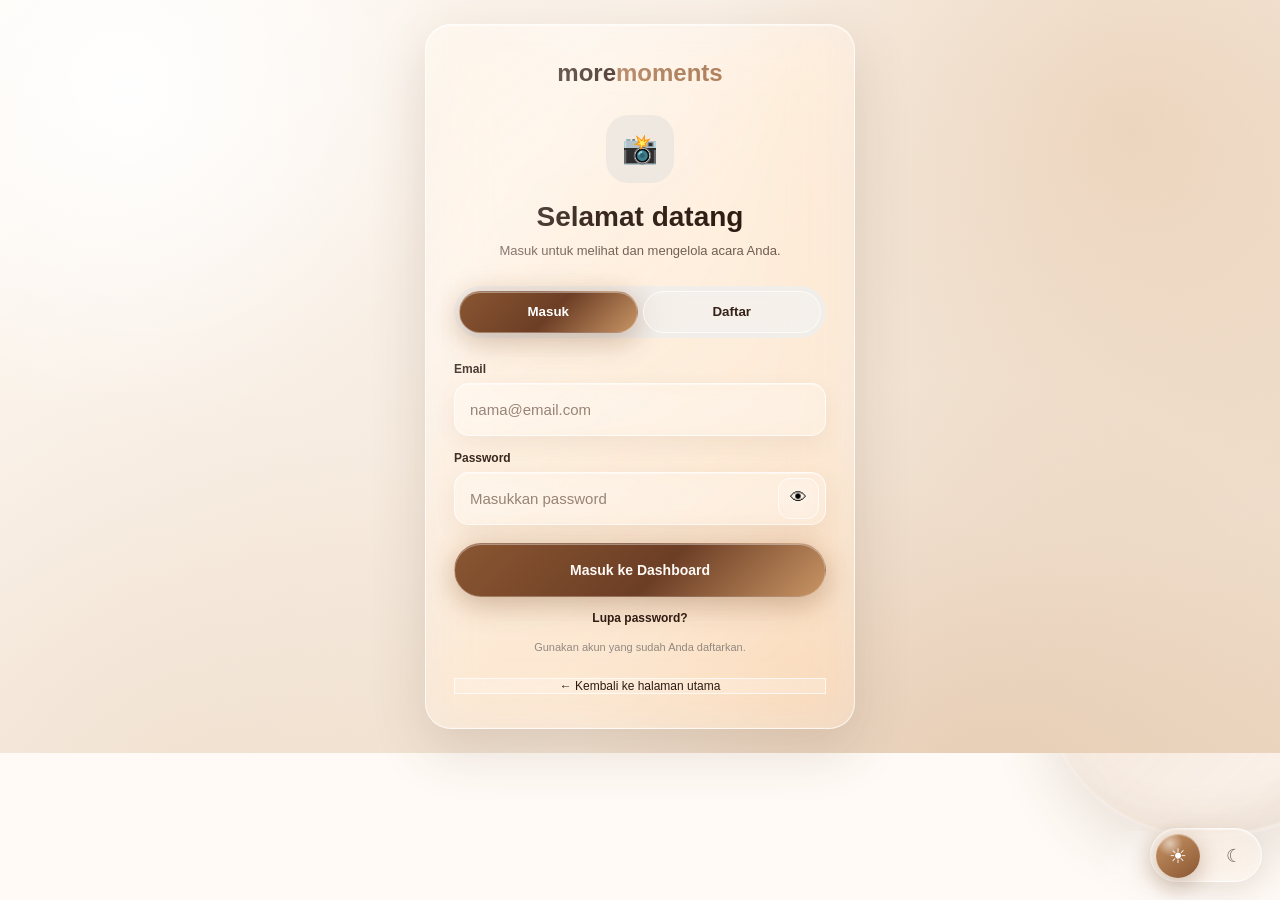
<file: create-event.html>
<!DOCTYPE html>
<html lang="id">
<head>
<meta charset="UTF-8">

<meta
  name="viewport"
  content="width=device-width, initial-scale=1.0"
>

<title>Buat Acara | MoreMoments</title>

<style>

*{
  margin:0;
  padding:0;
  box-sizing:border-box;
}

body{
  min-height:100vh;
  background:#f3eee8;
  color:#29241f;
  font-family:Arial,Helvetica,sans-serif;
}

a{
  color:inherit;
  text-decoration:none;
}

button,
input,
select{
  font:inherit;
}

button{
  cursor:pointer;
}


/* HEADER */

.header{
  border-bottom:1px solid #e4d9d0;
  background:#faf8f5;
}

.header-inner{
  width:100%;
  max-width:1050px;
  min-height:72px;
  margin:auto;
  padding:0 20px;

  display:flex;
  align-items:center;
  justify-content:space-between;
  gap:15px;
}

.logo{
  font-size:22px;
  font-weight:800;
}

.logo span{
  color:#a77852;
}

.back{
  min-height:42px;
  padding:0 16px;

  display:flex;
  align-items:center;
  justify-content:center;

  border:1px solid #ddd2ca;
  border-radius:999px;

  background:#fff;

  font-size:11px;
  font-weight:700;
}


/* PAGE */

.page{
  width:100%;
  max-width:900px;

  margin:auto;

  padding:50px 20px 90px;
}

.eyebrow{
  margin-bottom:10px;

  color:#a77852;

  font-size:10px;
  font-weight:800;

  letter-spacing:1.7px;

  text-transform:uppercase;
}

h1{
  margin-bottom:12px;

  font-family:Georgia,serif;

  font-size:clamp(
    38px,
    6vw,
    58px
  );

  font-weight:normal;

  line-height:1;
}

.subtitle{
  max-width:650px;

  margin-bottom:30px;

  color:#756d66;

  font-size:14px;
  line-height:1.65;
}


/* ROLE / DURATION LIMIT */

.limit-card{
  margin-bottom:20px;
  padding:16px 18px;
  border:1px solid #dfd5cd;
  border-radius:18px;
  background:#fff;
}

.limit-title{
  margin-bottom:5px;
  font-size:12px;
  font-weight:800;
}

.limit-text{
  color:#756d66;
  font-size:11px;
  line-height:1.55;
}

.limit-badge{
  display:inline-flex;
  margin-top:10px;
  padding:6px 10px;
  border-radius:999px;
  background:#f1e8df;
  color:#8a5b38;
  font-size:9px;
  font-weight:800;
  text-transform:uppercase;
}


/* CARD */

.card{
  padding:28px;

  border:1px solid #dfd5cd;
  border-radius:26px;

  background:#fff;
}


/* FORM */

.form-grid{
  display:grid;
  grid-template-columns:1fr 1fr;
  gap:18px;
}

.field{
  display:flex;
  flex-direction:column;
  gap:8px;
}

.field.full{
  grid-column:1/-1;
}

label{
  font-size:12px;
  font-weight:800;
}

.helper{
  color:#928981;

  font-size:10px;
  line-height:1.5;
}

input,
select{
  width:100%;
  min-height:52px;

  padding:0 14px;

  border:1px solid #ddd2ca;
  border-radius:14px;

  background:#fff;
  color:#29241f;

  outline:none;

  font-size:14px;
}

input:focus,
select:focus{
  border-color:#9c7457;

  box-shadow:
    0 0 0 3px
    rgba(156,116,87,.1);
}


/* TIMEZONE */

.timezone-box{
  grid-column:1/-1;

  padding:18px;

  border-radius:18px;

  background:#f7f3ef;
}

.timezone-head{
  margin-bottom:12px;
}

.timezone-title{
  margin-bottom:4px;

  font-size:13px;
  font-weight:800;
}

.timezone-description{
  color:#837a72;

  font-size:10px;
  line-height:1.5;
}

.timezone-info{
  margin-top:10px;

  padding:11px 12px;

  border-radius:12px;

  background:#fff;

  color:#746b64;

  font-size:10px;
  line-height:1.5;
}


/* LINK PREVIEW */

.link-preview{
  margin-top:4px;

  padding:13px 14px;

  border-radius:13px;

  background:#f7f3ef;

  color:#716961;

  font-size:11px;

  word-break:break-all;
}


/* BUTTON */

.submit-area{
  margin-top:26px;

  padding-top:24px;

  border-top:1px solid #eee5de;
}

.submit-button{
  width:100%;
  min-height:55px;

  border:0;
  border-radius:999px;

  background:#29241f;
  color:#fff;

  font-size:14px;
  font-weight:800;
}

.submit-button:disabled{
  opacity:.55;
  cursor:not-allowed;
}


/* ERROR */

.message{
  display:none;

  margin-top:16px;

  padding:14px;

  border-radius:14px;

  font-size:12px;
  line-height:1.55;
}

.message.error{
  display:block;

  background:#fff0ef;
  color:#a44a44;
}

.message.success{
  display:block;

  background:#eff7f0;
  color:#417249;
}


/* RESULT */

.result{
  display:none;

  margin-top:22px;

  padding:24px;

  border:1px solid #ddd3ca;
  border-radius:22px;

  background:#fff;
}

.result.visible{
  display:block;
}

.result-label{
  margin-bottom:8px;

  color:#a77852;

  font-size:10px;
  font-weight:800;

  letter-spacing:1.4px;

  text-transform:uppercase;
}

.result h2{
  margin-bottom:10px;

  font-family:Georgia,serif;

  font-size:29px;
  font-weight:normal;
}

.result-text{
  margin-bottom:18px;

  color:#756d66;

  font-size:12px;
  line-height:1.6;
}

.result-link{
  padding:13px;

  border-radius:13px;

  background:#f7f3ef;

  color:#736a63;

  font-size:10px;

  word-break:break-all;
}

.result-actions{
  display:grid;
  grid-template-columns:1fr 1fr;
  gap:8px;

  margin-top:14px;
}

.result-button{
  min-height:45px;

  display:flex;
  align-items:center;
  justify-content:center;

  border:1px solid #ddd2ca;
  border-radius:999px;

  background:#fff;

  font-size:11px;
  font-weight:700;
}

.result-button.dark{
  border-color:#29241f;

  background:#29241f;
  color:#fff;
}


/* MOBILE */

@media(max-width:650px){

  .page{
    padding:
      35px
      14px
      70px;
  }

  .card{
    padding:20px 16px;
  }

  .form-grid{
    grid-template-columns:1fr;
  }

  .field.full,
  .timezone-box{
    grid-column:auto;
  }

  .result-actions{
    grid-template-columns:1fr;
  }
}

</style>
<script>
(function(){
  try{
    var t=localStorage.getItem("moremomentsTheme");
    if(!t && window.matchMedia && window.matchMedia("(prefers-color-scheme: dark)").matches){
      t="dark";
    }
    document.documentElement.setAttribute("data-theme",t||"light");
  }catch(e){
    document.documentElement.setAttribute("data-theme","light");
  }
})();
</script>
<link rel="stylesheet" href="brown-black-liquid-glass.css?v=7">
</head>

<body>


<header class="header">

  <div class="header-inner">

    <a
      class="logo"
      href="index.html"
    >
      more<span>moments</span>
    </a>

    <a
      class="back"
      href="dashboard.html"
    >
      ← Dashboard
    </a>

  </div>

</header>


<main class="page">

  <div class="eyebrow">
    MoreMoments
  </div>

  <h1>
    Buat acara.
  </h1>

  <p class="subtitle">
    Atur tanggal mulai dan selesai, waktu,
    zona waktu, jumlah tamu, dan jatah foto.
    Durasi maksimal mengikuti jenis akun Anda.
    Link acara dapat dibagikan melalui QR Code
    setelah acara dibuat.
  </p>


  <div class="limit-card" id="limitCard">
    <div class="limit-title">
      Batas durasi akun
    </div>

    <div class="limit-text" id="limitText">
      Memeriksa jenis akun...
    </div>

    <div class="limit-badge" id="limitBadge">
      MEMUAT
    </div>
  </div>


  <form
    class="card"
    id="eventForm"
  >

    <div class="form-grid">


      <!-- NAMA -->

      <div class="field full">

        <label for="eventName">
          Nama acara
        </label>

        <input
          type="text"
          id="eventName"
          placeholder="Contoh: Pernikahan Habib & Maisa"
          maxlength="100"
          required
        >

      </div>


      <!-- JENIS -->

      <div class="field">

        <label for="eventType">
          Jenis acara
        </label>

        <select
          id="eventType"
          required
        >

          <option value="Pernikahan">
            Pernikahan
          </option>

          <option value="Ulang Tahun">
            Ulang Tahun
          </option>

          <option value="Wisuda">
            Wisuda
          </option>

          <option value="Reuni">
            Reuni
          </option>

          <option value="Sekolah">
            Sekolah
          </option>

          <option value="Keluarga">
            Keluarga
          </option>

          <option value="Komunitas">
            Komunitas
          </option>

          <option value="Lainnya">
            Lainnya
          </option>

        </select>

      </div>


      <!-- SLUG -->

      <div class="field">

        <label for="slug">
          Link acara
        </label>

        <input
          type="text"
          id="slug"
          placeholder="pernikahan-habib-maisa"
          maxlength="80"
          required
        >

        <div class="helper">
          Huruf kecil, angka, dan tanda - saja.
        </div>

      </div>


      <!-- LINK -->

      <div class="field full">

        <div
          class="link-preview"
          id="linkPreview"
        >
          https://moments-app.ege.my.id/event.html?e=nama-acara
        </div>

      </div>


      <!-- TANGGAL MULAI -->

      <div class="field">

        <label for="eventDate">
          Tanggal mulai
        </label>

        <input
          type="date"
          id="eventDate"
          required
        >

      </div>


      <!-- TANGGAL SELESAI -->

      <div class="field">

        <label for="endDate">
          Tanggal selesai
        </label>

        <input
          type="date"
          id="endDate"
          required
        >

        <div class="helper" id="endDateHelper">
          Maksimal durasi akan mengikuti jenis akun Anda.
        </div>

      </div>


      <!-- TIMEZONE -->

      <div class="timezone-box">

        <div class="timezone-head">

          <div class="timezone-title">
            Zona waktu acara
          </div>

          <div class="timezone-description">
            Pilih berdasarkan lokasi
            tempat acara berlangsung,
            bukan lokasi tamu.
          </div>

        </div>


        <select
          id="timezone"
          required
        >

          <option value="Asia/Jakarta">
            WIB — UTC+7
          </option>

          <option value="Asia/Makassar">
            WITA — UTC+8
          </option>

          <option value="Asia/Jayapura">
            WIT — UTC+9
          </option>

        </select>


        <div
          class="timezone-info"
          id="timezoneInfo"
        >
          WITA — Bali, Nusa Tenggara,
          sebagian besar Kalimantan,
          dan Sulawesi.
        </div>

      </div>


      <!-- MULAI -->

      <div class="field">

        <label for="startTime">
          Jam mulai
        </label>

        <input
          type="time"
          id="startTime"
          required
        >

      </div>


      <!-- SELESAI -->

      <div class="field">

        <label for="endTime">
          Jam selesai
        </label>

        <input
          type="time"
          id="endTime"
          required
        >

        <div class="helper">
          Acara boleh melewati tengah malam,
          misalnya 20.00–01.00.
        </div>

      </div>


      <!-- TAMU -->

      <div class="field">

        <label for="maxGuests">
          Maksimal tamu
        </label>

        <input
          type="number"
          id="maxGuests"
          min="1"
          max="10000"
          value="100"
          required
        >

      </div>


      <!-- FOTO -->

      <div class="field">

        <label for="shotsPerGuest">
          Jatah foto per tamu
        </label>

        <input
          type="number"
          id="shotsPerGuest"
          min="1"
          max="100"
          value="15"
          required
        >

      </div>

    </div>


    <div class="submit-area">

      <button
        type="submit"
        class="submit-button"
        id="submitButton"
      >
        Buat Acara
      </button>

      <div
        class="message"
        id="message"
      ></div>

    </div>

  </form>


  <section
    class="result"
    id="result"
  >

    <div class="result-label">
      Acara berhasil dibuat
    </div>

    <h2 id="resultName">
      Acara
    </h2>

    <div
      class="result-text"
      id="resultInfo"
    >
    </div>

    <div
      class="result-link"
      id="resultLink"
    >
    </div>

    <div class="result-actions">

      <a
        class="result-button dark"
        href="#"
        id="openEventButton"
      >
        Buka Acara
      </a>

      <button
        type="button"
        class="result-button"
        id="copyLinkButton"
      >
        Salin Link
      </button>

      <a
        class="result-button"
        href="dashboard.html"
      >
        Kembali ke Dashboard
      </a>

    </div>

  </section>

</main>


<script>

/* =====================================================
   CONFIG
===================================================== */

const API_URL =
  "https://api.ege.my.id";


const TOKEN_KEY =
  "momentsAdminToken";


const token =
  localStorage.getItem(
    TOKEN_KEY
  );


if(!token){

  window.location.href =
    "login.html";
}


/* =====================================================
   ELEMENT
===================================================== */

const form =
  document.getElementById(
    "eventForm"
  );


const eventName =
  document.getElementById(
    "eventName"
  );


const slugInput =
  document.getElementById(
    "slug"
  );


const timezoneSelect =
  document.getElementById(
    "timezone"
  );


const timezoneInfo =
  document.getElementById(
    "timezoneInfo"
  );


const linkPreview =
  document.getElementById(
    "linkPreview"
  );


const limitText =
  document.getElementById(
    "limitText"
  );


const limitBadge =
  document.getElementById(
    "limitBadge"
  );


const submitButton =
  document.getElementById(
    "submitButton"
  );


const message =
  document.getElementById(
    "message"
  );


let lastGeneratedSlug =
  "";


let createdEventUrl =
  "";


let currentUser =
  null;


let maxDurationDays =
  1;


/* =====================================================
   AUTH CHECK
===================================================== */

async function checkAuth(){

  try{

    const response =
      await fetch(
        API_URL +
        "/api/auth/me",
        {
          headers:{
            "Authorization":
              "Bearer " +
              token
          },

          cache:"no-store"
        }
      );


    if(!response.ok){
      throw new Error();
    }


    const data =
      await response.json();


    if(
      !data.success ||
      !data.user
    ){
      throw new Error();
    }


    currentUser =
      data.user;


    if(
      currentUser.role ===
      "superadmin"
    ){

      maxDurationDays = 10;

    }else if(
      currentUser.role ===
      "admin"
    ){

      maxDurationDays = 5;

    }else{

      maxDurationDays = 1;
    }


    renderAccountLimit();


  }catch(error){

    localStorage.removeItem(
      TOKEN_KEY
    );


    window.location.href =
      "login.html";
  }
}


function roleLabel(role){

  if(role === "superadmin"){
    return "SUPERADMIN";
  }

  if(role === "admin"){
    return "ADMIN";
  }

  return "USER";
}


function renderAccountLimit(){

  if(!currentUser){
    return;
  }


  limitBadge.textContent =
    roleLabel(
      currentUser.role
    );


  limitText.textContent =
    roleLabel(
      currentUser.role
    )
    +
    " dapat membuat acara dengan durasi maksimal "
    +
    maxDurationDays
    +
    " hari ("
    +
    maxDurationDays * 24
    +
    " jam).";


  document.getElementById(
    "endDateHelper"
  ).textContent =
    "Batas akun Anda: maksimal "
    +
    maxDurationDays
    +
    " hari.";


  updateEndDateLimit();
}


/* =====================================================
   SLUG
===================================================== */

function createSlug(
  value
){

  return String(
    value || ""
  )
    .normalize(
      "NFD"
    )
    .replace(
      /[\u0300-\u036f]/g,
      ""
    )
    .toLowerCase()
    .replace(
      /[^a-z0-9]+/g,
      "-"
    )
    .replace(
      /^-+|-+$/g,
      ""
    )
    .slice(
      0,
      80
    );
}


function cleanSlug(
  value
){

  return String(
    value || ""
  )
    .toLowerCase()
    .replace(
      /[^a-z0-9-]/g,
      "-"
    )
    .replace(
      /-+/g,
      "-"
    )
    .replace(
      /^-+|-+$/g,
      ""
    )
    .slice(
      0,
      80
    );
}


function updatePreview(){

  const slug =
    cleanSlug(
      slugInput.value
    );


  linkPreview.textContent =
    "https://moments-app.ege.my.id/event.html?e="
    +
    (
      slug ||
      "nama-acara"
    );
}


eventName.addEventListener(
  "input",
  function(){

    const generated =
      createSlug(
        this.value
      );


    /*
    Kalau user belum mengedit slug manual,
    slug mengikuti nama acara.
    */

    if(
      !slugInput.value ||
      slugInput.value ===
      lastGeneratedSlug
    ){

      slugInput.value =
        generated;


      lastGeneratedSlug =
        generated;


      updatePreview();
    }
  }
);


slugInput.addEventListener(
  "input",
  function(){

    const cursor =
      this.selectionStart;


    this.value =
      cleanSlug(
        this.value
      );


    try{

      this.setSelectionRange(
        cursor,
        cursor
      );

    }catch(error){}


    updatePreview();
  }
);


/* =====================================================
   TIMEZONE
===================================================== */

const timezoneDescriptions = {

  "Asia/Jakarta":
    "WIB — Sumatra, Jawa, Kalimantan Barat, dan Kalimantan Tengah.",

  "Asia/Makassar":
    "WITA — Bali, Nusa Tenggara, Kalimantan Selatan, Kalimantan Timur, Kalimantan Utara, dan Sulawesi.",

  "Asia/Jayapura":
    "WIT — Maluku dan Papua."
};


function updateTimezoneInfo(){

  timezoneInfo.textContent =
    timezoneDescriptions[
      timezoneSelect.value
    ]
    ||
    "";
}


function detectTimezone(){

  let browserTimezone = "";


  try{

    browserTimezone =
      Intl
        .DateTimeFormat()
        .resolvedOptions()
        .timeZone ||
      "";

  }catch(error){}


  /*
  Prioritas pertama:
  timezone browser tepat.
  */

  if(
    browserTimezone ===
    "Asia/Jakarta"
  ){

    timezoneSelect.value =
      "Asia/Jakarta";

    updateTimezoneInfo();

    return;
  }


  if(
    browserTimezone ===
    "Asia/Makassar"
  ){

    timezoneSelect.value =
      "Asia/Makassar";

    updateTimezoneInfo();

    return;
  }


  if(
    browserTimezone ===
    "Asia/Jayapura"
  ){

    timezoneSelect.value =
      "Asia/Jayapura";

    updateTimezoneInfo();

    return;
  }


  /*
  Jika browser memberi nama timezone lain,
  gunakan offset sebagai bantuan.

  getTimezoneOffset:
  WIB  = -420
  WITA = -480
  WIT  = -540
  */

  const offset =
    new Date()
      .getTimezoneOffset();


  if(offset === -420){

    timezoneSelect.value =
      "Asia/Jakarta";

  }else if(
    offset === -540
  ){

    timezoneSelect.value =
      "Asia/Jayapura";

  }else{

    /*
    Default sementara:
    WITA.
    */

    timezoneSelect.value =
      "Asia/Makassar";
  }


  updateTimezoneInfo();
}


timezoneSelect.addEventListener(
  "change",
  updateTimezoneInfo
);


/* =====================================================
   DEFAULT DATE
===================================================== */

function localDateValue(
  date
){

  const year =
    date.getFullYear();

  const month =
    String(
      date.getMonth() + 1
    ).padStart(
      2,
      "0"
    );

  const day =
    String(
      date.getDate()
    ).padStart(
      2,
      "0"
    );

  return (
    year +
    "-" +
    month +
    "-" +
    day
  );
}


function addDays(
  dateValue,
  days
){

  if(!dateValue){
    return "";
  }


  const date =
    new Date(
      dateValue +
      "T00:00:00"
    );


  date.setDate(
    date.getDate() +
    days
  );


  return localDateValue(
    date
  );
}


function setDefaultDate(){

  const today =
    localDateValue(
      new Date()
    );


  const eventDate =
    document.getElementById(
      "eventDate"
    );


  const endDate =
    document.getElementById(
      "endDate"
    );


  eventDate.min =
    today;


  endDate.min =
    today;


  if(!eventDate.value){
    eventDate.value =
      today;
  }


  if(!endDate.value){
    endDate.value =
      eventDate.value;
  }


  updateEndDateLimit();
}


function updateEndDateLimit(){

  const eventDate =
    document.getElementById(
      "eventDate"
    );


  const endDate =
    document.getElementById(
      "endDate"
    );


  if(
    !eventDate ||
    !endDate ||
    !eventDate.value
  ){
    return;
  }


  endDate.min =
    eventDate.value;


  /*
    Secara kalender, tanggal selesai boleh sampai
    tanggal mulai + maxDurationDays.
    Validasi jam di bawah tetap memastikan durasi
    total tidak melebihi batas jam akun.
  */

  endDate.max =
    addDays(
      eventDate.value,
      maxDurationDays
    );


  if(
    !endDate.value ||
    endDate.value <
    eventDate.value
  ){

    endDate.value =
      eventDate.value;
  }


  if(
    endDate.value >
    endDate.max
  ){

    endDate.value =
      endDate.max;
  }
}


function eventDurationMs(
  eventDate,
  startTime,
  endDate,
  endTime
){

  if(
    !eventDate ||
    !startTime ||
    !endDate ||
    !endTime
  ){
    return NaN;
  }


  const start =
    new Date(
      eventDate +
      "T" +
      startTime +
      ":00"
    );


  const end =
    new Date(
      endDate +
      "T" +
      endTime +
      ":00"
    );


  return (
    end.getTime() -
    start.getTime()
  );
}


document.getElementById(
  "eventDate"
).addEventListener(
  "change",
  updateEndDateLimit
);


/* =====================================================
   TIMEZONE LABEL
===================================================== */

function timezoneLabel(
  timezone
){

  if(
    timezone ===
    "Asia/Jakarta"
  ){
    return "WIB";
  }


  if(
    timezone ===
    "Asia/Jayapura"
  ){
    return "WIT";
  }


  return "WITA";
}


/* =====================================================
   MESSAGE
===================================================== */

function showMessage(
  text,
  type
){

  message.textContent =
    text;


  message.className =
    "message " +
    type;
}


/* =====================================================
   SUBMIT
===================================================== */

form.addEventListener(
  "submit",
  async function(
    event
  ){

    event.preventDefault();


    message.className =
      "message";


    const name =
      eventName
        .value
        .trim();


    const slug =
      cleanSlug(
        slugInput.value
      );


    const eventType =
      document.getElementById(
        "eventType"
      ).value;


    const eventDate =
      document.getElementById(
        "eventDate"
      ).value;


    const endDate =
      document.getElementById(
        "endDate"
      ).value;


    const startTime =
      document.getElementById(
        "startTime"
      ).value;


    const endTime =
      document.getElementById(
        "endTime"
      ).value;


    const timezone =
      timezoneSelect.value;


    const maxGuests =
      Number(
        document.getElementById(
          "maxGuests"
        ).value
      );


    const shotsPerGuest =
      Number(
        document.getElementById(
          "shotsPerGuest"
        ).value
      );


    if(
      !name ||
      !slug ||
      !eventDate ||
      !endDate ||
      !startTime ||
      !endTime
    ){

      showMessage(
        "Lengkapi semua data acara.",
        "error"
      );

      return;
    }


    const durationMs =
      eventDurationMs(
        eventDate,
        startTime,
        endDate,
        endTime
      );


    if(
      !Number.isFinite(
        durationMs
      ) ||
      durationMs <= 0
    ){

      showMessage(
        "Waktu selesai harus setelah waktu mulai.",
        "error"
      );

      return;
    }


    const maxDurationMs =
      maxDurationDays *
      24 *
      60 *
      60 *
      1000;


    if(
      durationMs >
      maxDurationMs
    ){

      showMessage(
        "Durasi acara untuk akun "
        +
        roleLabel(
          currentUser?.role
        )
        +
        " maksimal "
        +
        maxDurationDays
        +
        " hari.",
        "error"
      );

      return;
    }


    submitButton.disabled =
      true;


    submitButton.textContent =
      "Membuat acara...";


    try{

      const response =
        await fetch(
          API_URL +
          "/api/events",
          {

            method:"POST",

            headers:{

              "Content-Type":
                "application/json",

              "Authorization":
                "Bearer " +
                token
            },

            body:
              JSON.stringify({

                name,

                slug,

                eventType,

                eventDate,

                endDate,

                startTime,

                endTime,

                timezone,

                maxGuests,

                shotsPerGuest
              })
          }
        );


      const data =
        await response.json();


      if(
        response.status === 401
      ){

        localStorage.removeItem(
          TOKEN_KEY
        );


        window.location.href =
          "login.html";

        return;
      }


      if(
        !response.ok ||
        !data.success
      ){

        throw new Error(
          data.error ||
          "Acara gagal dibuat."
        );
      }


      createdEventUrl =
        "https://moments-app.ege.my.id/event.html?e="
        +
        encodeURIComponent(
          data.event.slug
        );


      showMessage(
        "Acara berhasil dibuat.",
        "success"
      );


      document.getElementById(
        "resultName"
      ).textContent =
        name;


      document.getElementById(
        "resultInfo"
      ).textContent =
        formatEventDate(
          eventDate
        )
        +
        (
          endDate !== eventDate
            ?
            " – " +
            formatEventDate(
              endDate
            )
            :
            ""
        )
        +
        " • "
        +
        startTime
        +
        "–"
        +
        endTime
        +
        " "
        +
        timezoneLabel(
          timezone
        );


      document.getElementById(
        "resultLink"
      ).textContent =
        createdEventUrl;


      document.getElementById(
        "openEventButton"
      ).href =
        createdEventUrl;


      document.getElementById(
        "result"
      ).classList.add(
        "visible"
      );


      document.getElementById(
        "result"
      ).scrollIntoView({
        behavior:"smooth",
        block:"start"
      });


    }catch(error){

      console.error(
        error
      );


      showMessage(
        error.message ||
        "Acara gagal dibuat.",
        "error"
      );


    }finally{

      submitButton.disabled =
        false;


      submitButton.textContent =
        "Buat Acara";
    }
  }
);


/* =====================================================
   FORMAT DATE
===================================================== */

function formatEventDate(
  value
){

  if(!value){
    return "-";
  }


  return new Date(
    value +
    "T00:00:00"
  )
  .toLocaleDateString(
    "id-ID",
    {
      weekday:"long",
      day:"numeric",
      month:"long",
      year:"numeric"
    }
  );
}


/* =====================================================
   COPY LINK
===================================================== */

document.getElementById(
  "copyLinkButton"
).addEventListener(
  "click",
  async function(){

    if(!createdEventUrl){
      return;
    }


    try{

      await navigator.clipboard.writeText(
        createdEventUrl
      );


      this.textContent =
        "✓ Link Disalin";


      setTimeout(
        () => {

          this.textContent =
            "Salin Link";

        },
        1800
      );


    }catch(error){

      window.prompt(
        "Salin link acara:",
        createdEventUrl
      );
    }
  }
);


/* =====================================================
   START
===================================================== */

async function start(){

  detectTimezone();

  updatePreview();

  await checkAuth();

  setDefaultDate();
}


start();

</script>

<script src="theme-toggle.js?v=1"></script>
</body>
</html>
</file>
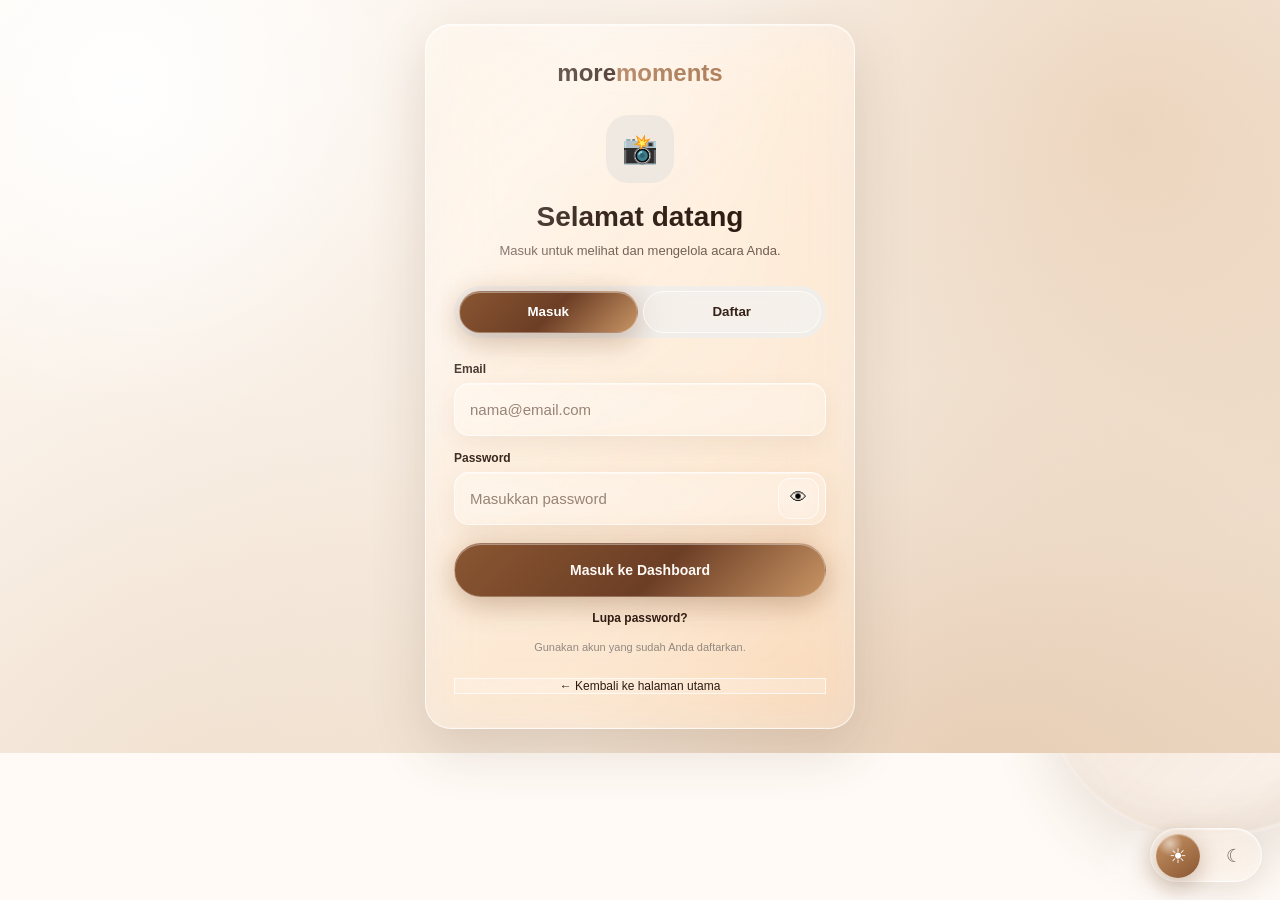
<file: edit-event.html>
<!DOCTYPE html>
<html lang="id">
<head>
<meta charset="UTF-8">

<meta
  name="viewport"
  content="width=device-width, initial-scale=1.0"
>

<title>Edit Acara | MoreMoments</title>

<style>

*{
  margin:0;
  padding:0;
  box-sizing:border-box;
}

body{
  min-height:100vh;
  background:#f3eee8;
  color:#29241f;
  font-family:Arial,Helvetica,sans-serif;
}

a{
  color:inherit;
  text-decoration:none;
}

button,
input,
select{
  font:inherit;
}

button{
  cursor:pointer;
}


/* HEADER */

.header{
  border-bottom:1px solid #e4d9d0;
  background:#faf8f5;
}

.header-inner{
  width:100%;
  max-width:980px;
  min-height:72px;

  margin:auto;
  padding:0 20px;

  display:flex;
  align-items:center;
  justify-content:space-between;
  gap:15px;
}

.logo{
  font-size:22px;
  font-weight:800;
}

.logo span{
  color:#a77852;
}

.back{
  min-height:42px;
  padding:0 16px;

  display:flex;
  align-items:center;
  justify-content:center;

  border:1px solid #ddd2ca;
  border-radius:999px;

  background:#fff;

  font-size:11px;
  font-weight:700;
}


/* PAGE */

.page{
  width:100%;
  max-width:850px;

  margin:auto;

  padding:45px 20px 90px;
}

.eyebrow{
  margin-bottom:10px;

  color:#a77852;

  font-size:10px;
  font-weight:800;

  text-transform:uppercase;
  letter-spacing:1.7px;
}

h1{
  margin-bottom:12px;

  font-family:Georgia,serif;

  font-size:clamp(
    38px,
    6vw,
    56px
  );

  font-weight:normal;
  line-height:1;
}

.subtitle{
  max-width:650px;

  margin-bottom:24px;

  color:#756d66;

  font-size:13px;
  line-height:1.65;
}


/* STATUS */

.status-card{
  margin-bottom:18px;

  padding:17px;

  border:1px solid #dfd5cd;
  border-radius:18px;

  background:#fff;

  display:flex;
  align-items:center;
  justify-content:space-between;
  gap:15px;
}

.status-main{
  min-width:0;
}

.status-label{
  margin-bottom:4px;

  color:#91877f;

  font-size:9px;
  font-weight:700;

  text-transform:uppercase;
  letter-spacing:1px;
}

.status-title{
  font-size:14px;
  font-weight:800;
}

.status-badge{
  flex:none;

  padding:8px 12px;

  border-radius:999px;

  font-size:9px;
  font-weight:800;

  text-transform:uppercase;
}

.status-badge.waiting{
  background:#fff3dd;
  color:#9b6a20;
}

.status-badge.active{
  background:#e8f6ec;
  color:#39724a;
}

.status-badge.finished{
  background:#eeeae6;
  color:#69615b;
}

.status-badge.inactive{
  background:#f4e7e7;
  color:#8a4949;
}


/* NOTICE */

.notice{
  margin-bottom:20px;

  padding:15px 16px;

  border-radius:15px;

  background:#f7f3ef;

  color:#726960;

  font-size:11px;
  line-height:1.6;
}


/* ROLE / DURATION LIMIT */

.limit-card{
  margin-bottom:18px;
  padding:15px 16px;
  border:1px solid #dfd5cd;
  border-radius:16px;
  background:#fff;
}

.limit-title{
  margin-bottom:5px;
  font-size:11px;
  font-weight:800;
}

.limit-text{
  color:#756d66;
  font-size:10px;
  line-height:1.55;
}


/* CARD */

.card{
  padding:27px;

  border:1px solid #dfd5cd;
  border-radius:25px;

  background:#fff;
}


/* FORM */

.form-grid{
  display:grid;
  grid-template-columns:1fr 1fr;
  gap:18px;
}

.field{
  display:flex;
  flex-direction:column;
  gap:8px;
}

.field.full{
  grid-column:1/-1;
}

label{
  font-size:12px;
  font-weight:800;
}

.helper{
  color:#928981;

  font-size:10px;
  line-height:1.5;
}

input,
select{
  width:100%;
  min-height:52px;

  padding:0 14px;

  border:1px solid #ddd2ca;
  border-radius:14px;

  background:#fff;
  color:#29241f;

  outline:none;

  font-size:14px;
}

input:focus,
select:focus{
  border-color:#9c7457;

  box-shadow:
    0 0 0 3px
    rgba(156,116,87,.1);
}

input:disabled,
select:disabled{
  background:#f3f0ed;
  color:#938a83;

  cursor:not-allowed;
}


/* LINK */

.link-box{
  padding:13px 14px;

  border-radius:13px;

  background:#f7f3ef;

  color:#746b64;

  font-size:11px;
  line-height:1.5;

  word-break:break-all;
}


/* TIMEZONE */

.timezone-box{
  grid-column:1/-1;

  padding:17px;

  border-radius:18px;

  background:#f7f3ef;
}

.timezone-title{
  margin-bottom:8px;

  font-size:12px;
  font-weight:800;
}


/* SAVE */

.save-area{
  margin-top:25px;

  padding-top:23px;

  border-top:1px solid #eee5de;
}

.save-button{
  width:100%;
  min-height:55px;

  border:0;
  border-radius:999px;

  background:#29241f;
  color:#fff;

  font-size:14px;
  font-weight:800;
}

.save-button:disabled{
  opacity:.55;
  cursor:not-allowed;
}


/* MESSAGE */

.message{
  display:none;

  margin-top:14px;

  padding:14px;

  border-radius:14px;

  font-size:12px;
  line-height:1.6;
}

.message.success{
  display:block;
  background:#edf7ef;
  color:#417149;
}

.message.error{
  display:block;
  background:#fff0ef;
  color:#9c4742;
}


/* LOADING */

.loading{
  padding:50px 20px;

  text-align:center;

  color:#777;
}


/* MOBILE */

@media(max-width:650px){

  .page{
    padding:
      32px
      14px
      70px;
  }

  .card{
    padding:
      20px
      16px;
  }

  .form-grid{
    grid-template-columns:1fr;
  }

  .field.full,
  .timezone-box{
    grid-column:auto;
  }

}

</style>
<script>
(function(){
  try{
    var t=localStorage.getItem("moremomentsTheme");
    if(!t && window.matchMedia && window.matchMedia("(prefers-color-scheme: dark)").matches){
      t="dark";
    }
    document.documentElement.setAttribute("data-theme",t||"light");
  }catch(e){
    document.documentElement.setAttribute("data-theme","light");
  }
})();
</script>
<link rel="stylesheet" href="brown-black-liquid-glass.css?v=7">
</head>

<body>


<header class="header">

  <div class="header-inner">

    <a
      class="logo"
      href="index.html"
    >
      more<span>moments</span>
    </a>

    <a
      class="back"
      href="dashboard.html"
    >
      ← Dashboard
    </a>

  </div>

</header>


<main
  class="page"
  id="page"
>

  <div class="loading">
    Memuat acara...
  </div>

</main>


<script>

/* =====================================================
   CONFIG
===================================================== */

const API_URL =
  "https://api.ege.my.id";


const TOKEN_KEY =
  "momentsAdminToken";


const token =
  localStorage.getItem(
    TOKEN_KEY
  );


const params =
  new URLSearchParams(
    window.location.search
  );


const eventId =
  params.get("id");


let eventData =
  null;


let currentUser =
  null;


let maxDurationDays =
  1;


/* =====================================================
   LOGIN
===================================================== */

if(
  !token
){

  window.location.href =
    "login.html";
}


/* =====================================================
   ESCAPE
===================================================== */

function escapeHtml(
  value
){

  return String(
    value || ""
  )
  .replace(/&/g,"&amp;")
  .replace(/</g,"&lt;")
  .replace(/>/g,"&gt;")
  .replace(/"/g,"&quot;")
  .replace(/'/g,"&#039;");
}


/* =====================================================
   TIMEZONE
===================================================== */

function timezoneLabel(
  timezone
){

  if(
    timezone ===
    "Asia/Jakarta"
  ){
    return "WIB";
  }


  if(
    timezone ===
    "Asia/Jayapura"
  ){
    return "WIT";
  }


  return "WITA";
}


/* =====================================================
   STATUS
===================================================== */

function statusText(
  phase
){

  if(
    phase ===
    "waiting"
  ){
    return "Belum Dimulai";
  }


  if(
    phase ===
    "active"
  ){
    return "Sedang Berlangsung";
  }


  if(
    phase ===
    "finished"
  ){
    return "Selesai";
  }


  if(
    phase ===
    "inactive"
  ){
    return "Nonaktif";
  }


  return "Tidak diketahui";
}


/* =====================================================
   LOAD
===================================================== */

async function loadEvent(){

  if(
    !eventId
  ){

    showFatal(
      "ID acara tidak ditemukan."
    );

    return;
  }


  try{

    const response =
      await fetch(
        API_URL +
        "/api/events",
        {
          headers:{
            "Authorization":
              "Bearer " +
              token
          },

          cache:
            "no-store"
        }
      );


    const data =
      await response.json();


    if(
      response.status ===
      401
    ){

      localStorage.removeItem(
        TOKEN_KEY
      );


      window.location.href =
        "login.html";

      return;
    }


    if(
      !response.ok ||
      !data.success
    ){

      throw new Error(
        data.error ||
        "Acara tidak dapat dimuat."
      );
    }


    currentUser =
      data.currentUser ||
      null;


    if(
      currentUser?.role ===
      "superadmin"
    ){

      maxDurationDays = 10;

    }else if(
      currentUser?.role ===
      "admin"
    ){

      maxDurationDays = 5;

    }else{

      maxDurationDays = 1;
    }


    eventData =
      (
        data.events || []
      ).find(
        event =>
          event.id ===
          eventId
      );


    if(
      !eventData
    ){

      throw new Error(
        "Acara tidak ditemukan atau Anda tidak memiliki akses."
      );
    }


    render();


  }catch(error){

    console.error(
      error
    );


    showFatal(
      error.message
    );
  }
}


/* =====================================================
   FATAL
===================================================== */

function showFatal(
  message
){

  document.getElementById(
    "page"
  ).innerHTML = `

    <div class="card">

      <h2 style="margin-bottom:10px">
        Acara tidak tersedia
      </h2>

      <p
        style="
          color:#777;
          line-height:1.6;
          font-size:13px;
        "
      >
        ${escapeHtml(message)}
      </p>

      <a
        href="dashboard.html"
        style="
          display:inline-flex;
          margin-top:20px;
          padding:13px 20px;
          border-radius:999px;
          background:#29241f;
          color:white;
          font-size:12px;
          font-weight:bold;
        "
      >
        Kembali ke Dashboard
      </a>

    </div>
  `;
}


function roleLabel(role){

  if(role === "superadmin"){
    return "SUPERADMIN";
  }

  if(role === "admin"){
    return "ADMIN";
  }

  return "USER";
}


function eventDurationMs(
  eventDate,
  startTime,
  endDate,
  endTime
){

  if(
    !eventDate ||
    !startTime ||
    !endDate ||
    !endTime
  ){
    return NaN;
  }


  const start =
    new Date(
      eventDate +
      "T" +
      startTime +
      ":00"
    );


  const end =
    new Date(
      endDate +
      "T" +
      endTime +
      ":00"
    );


  return (
    end.getTime() -
    start.getTime()
  );
}


/* =====================================================
   RENDER
===================================================== */

function render(){

  const phase =
    eventData.eventPhase;


  let notice = "";


  let dateDisabled =
    false;


  let startDisabled =
    false;


  let timezoneDisabled =
    false;


  let minimumOnly =
    false;


  let buttonText =
    "Simpan Perubahan";


  if(
    phase ===
    "waiting"
  ){

    notice =
      "Acara belum dimulai. Anda masih dapat mengubah data acara secara lengkap. Link dan QR Code tetap sama.";


  }else if(
    phase ===
    "active"
  ){

    notice =
      "Acara sedang berlangsung. Tanggal mulai, jam mulai, dan zona waktu dikunci. Anda dapat memperpanjang tanggal/jam selesai serta menambah batas tamu dan jatah foto.";


    dateDisabled =
      true;


    startDisabled =
      true;


    timezoneDisabled =
      true;


    minimumOnly =
      true;


    buttonText =
      "Simpan / Perpanjang Acara";


  }else if(
    phase ===
    "finished"
  ){

    notice =
      "Acara sudah selesai. Untuk membukanya kembali, perpanjang tanggal atau jam selesai hingga melewati waktu sekarang.";


    dateDisabled =
      true;


    startDisabled =
      true;


    timezoneDisabled =
      true;


    buttonText =
      "Perpanjang / Buka Kembali";


  }else if(
    phase ===
    "inactive"
  ){

    notice =
      "Acara sedang nonaktif. Pemilik dan superadmin tetap dapat mengelola acara. Aturan edit jadwal tetap diperiksa oleh server.";


    buttonText =
      "Simpan Perubahan";
  }


  const link =
    "https://moments-app.ege.my.id/event.html?e="
    +
    eventData.slug;


  document.getElementById(
    "page"
  ).innerHTML = `

    <div class="eyebrow">
      MoreMoments
    </div>

    <h1>
      Edit acara.
    </h1>

    <p class="subtitle">
      Atur kembali informasi acara tanpa
      mengubah link atau QR Code yang sudah
      dibagikan.
    </p>


    <div class="status-card">

      <div class="status-main">

        <div class="status-label">
          Status waktu
        </div>

        <div class="status-title">
          ${escapeHtml(eventData.name)}
        </div>

      </div>


      <div
        class="status-badge ${escapeHtml(phase)}"
      >
        ${escapeHtml(
          statusText(
            phase
          )
        )}
      </div>

    </div>


    <div class="notice">
      ${escapeHtml(notice)}
    </div>


    <div class="limit-card">
      <div class="limit-title">
        Batas durasi akun
      </div>

      <div class="limit-text">
        ${escapeHtml(
          roleLabel(
            currentUser?.role
          )
        )}
        dapat membuat acara maksimal
        ${maxDurationDays} hari.
        Server tetap menjadi pemeriksa akhir,
        terutama jika superadmin mengedit acara
        milik akun lain.
      </div>
    </div>


    <form
      class="card"
      id="editForm"
    >

      <div class="form-grid">


        <div class="field full">

          <label>
            Nama acara
          </label>

          <input
            type="text"
            id="name"
            maxlength="100"
            value="${escapeHtml(eventData.name)}"
            required
          >

        </div>


        <div class="field">

          <label>
            Jenis acara
          </label>

          <select id="eventType">

            ${eventTypeOptions(
              eventData.eventType
            )}

          </select>

        </div>


        <div class="field">

          <label>
            Link / slug
          </label>

          <input
            type="text"
            value="${escapeHtml(eventData.slug)}"
            disabled
          >

          <div class="helper">
            Link tidak dapat diubah agar QR lama tetap bekerja.
          </div>

        </div>


        <div class="field full">

          <div class="link-box">
            ${escapeHtml(link)}
          </div>

        </div>


        <div class="field">

          <label>
            Tanggal mulai
          </label>

          <input
            type="date"
            id="eventDate"

            value="${escapeHtml(eventData.eventDate)}"

            ${dateDisabled ? "disabled" : ""}

            required
          >

        </div>


        <div class="field">

          <label>
            Tanggal selesai
          </label>

          <input
            type="date"
            id="endDate"

            value="${escapeHtml(
              eventData.endDate ||
              eventData.eventDate
            )}"

            required
          >

          <div class="helper">
            Saat acara berjalan atau selesai,
            tanggal selesai hanya boleh diperpanjang.
          </div>

        </div>


        <div class="timezone-box">

          <div class="timezone-title">
            Zona waktu acara
          </div>

          <select
            id="timezone"
            ${timezoneDisabled ? "disabled" : ""}
          >

            <option
              value="Asia/Jakarta"
              ${
                eventData.timezone ===
                "Asia/Jakarta"
                ?
                "selected"
                :
                ""
              }
            >
              WIB — UTC+7
            </option>

            <option
              value="Asia/Makassar"
              ${
                eventData.timezone ===
                "Asia/Makassar"
                ?
                "selected"
                :
                ""
              }
            >
              WITA — UTC+8
            </option>

            <option
              value="Asia/Jayapura"
              ${
                eventData.timezone ===
                "Asia/Jayapura"
                ?
                "selected"
                :
                ""
              }
            >
              WIT — UTC+9
            </option>

          </select>

        </div>


        <div class="field">

          <label>
            Jam mulai
          </label>

          <input
            type="time"
            id="startTime"

            value="${escapeHtml(eventData.startTime)}"

            ${startDisabled ? "disabled" : ""}

            required
          >

        </div>


        <div class="field">

          <label>
            Jam selesai
          </label>

          <input
            type="time"
            id="endTime"

            value="${escapeHtml(eventData.endTime)}"

            required
          >

          <div class="helper">
            Saat acara berjalan atau selesai,
            tanggal/jam selesai hanya dapat diperpanjang.
          </div>

        </div>


        <div class="field">

          <label>
            Maksimal tamu
          </label>

          <input
            type="number"
            id="maxGuests"

            min="${
              minimumOnly
              ?
              eventData.maxGuests
              :
              1
            }"

            value="${eventData.maxGuests}"

            required
          >

        </div>


        <div class="field">

          <label>
            Jatah foto per tamu
          </label>

          <input
            type="number"
            id="shotsPerGuest"

            min="${
              minimumOnly
              ?
              eventData.shotsPerGuest
              :
              1
            }"

            value="${eventData.shotsPerGuest}"

            required
          >

        </div>

      </div>


      <div class="save-area">

        <button
          class="save-button"
          id="saveButton"
          type="submit"
        >
          ${escapeHtml(buttonText)}
        </button>


        <div
          class="message"
          id="message"
        ></div>

      </div>

    </form>
  `;


  document.getElementById(
    "editForm"
  ).addEventListener(
    "submit",
    saveEvent
  );


  updateEditDateLimits();


  document.getElementById(
    "eventDate"
  ).addEventListener(
    "change",
    updateEditDateLimits
  );
}


function addDays(
  dateValue,
  days
){

  if(!dateValue){
    return "";
  }


  const date =
    new Date(
      dateValue +
      "T00:00:00"
    );


  date.setDate(
    date.getDate() +
    days
  );


  const year =
    date.getFullYear();

  const month =
    String(
      date.getMonth() + 1
    ).padStart(
      2,
      "0"
    );

  const day =
    String(
      date.getDate()
    ).padStart(
      2,
      "0"
    );


  return (
    year +
    "-" +
    month +
    "-" +
    day
  );
}


function updateEditDateLimits(){

  const start =
    document.getElementById(
      "eventDate"
    );

  const end =
    document.getElementById(
      "endDate"
    );


  if(
    !start ||
    !end ||
    !start.value
  ){
    return;
  }


  end.min =
    start.value;


  end.max =
    addDays(
      start.value,
      maxDurationDays
    );


  if(
    end.value <
    start.value
  ){

    end.value =
      start.value;
  }


  /*
    Jangan paksa event lama dipendekkan jika
    role pemilik berubah. Backend akan menentukan
    apakah jadwal boleh diubah.
  */
}


/* =====================================================
   EVENT TYPE OPTIONS
===================================================== */

function eventTypeOptions(
  selected
){

  const types = [
    "Pernikahan",
    "Ulang Tahun",
    "Wisuda",
    "Reuni",
    "Sekolah",
    "Keluarga",
    "Komunitas",
    "Lainnya"
  ];


  return types
    .map(
      type => `

        <option
          value="${escapeHtml(type)}"
          ${
            type === selected
            ?
            "selected"
            :
            ""
          }
        >
          ${escapeHtml(type)}
        </option>
      `
    )
    .join("");
}


/* =====================================================
   MESSAGE
===================================================== */

function showMessage(
  text,
  type
){

  const element =
    document.getElementById(
      "message"
    );


  element.textContent =
    text;


  element.className =
    "message " +
    type;
}


/* =====================================================
   SAVE
===================================================== */

async function saveEvent(
  event
){

  event.preventDefault();


  const saveButton =
    document.getElementById(
      "saveButton"
    );


  const oldText =
    saveButton.textContent;


  saveButton.disabled =
    true;


  saveButton.textContent =
    "Menyimpan...";


  try{

    /*
    Elemen disabled tidak masalah,
    karena kita ambil nilainya langsung.
    */

    const body = {

      eventId:
        eventData.id,

      name:
        document.getElementById(
          "name"
        ).value.trim(),

      eventType:
        document.getElementById(
          "eventType"
        ).value,

      eventDate:
        document.getElementById(
          "eventDate"
        ).value,

      endDate:
        document.getElementById(
          "endDate"
        ).value,

      startTime:
        document.getElementById(
          "startTime"
        ).value,

      endTime:
        document.getElementById(
          "endTime"
        ).value,

      timezone:
        document.getElementById(
          "timezone"
        ).value,

      maxGuests:
        Number(
          document.getElementById(
            "maxGuests"
          ).value
        ),

      shotsPerGuest:
        Number(
          document.getElementById(
            "shotsPerGuest"
          ).value
        )
    };


    const durationMs =
      eventDurationMs(
        body.eventDate,
        body.startTime,
        body.endDate,
        body.endTime
      );


    if(
      !Number.isFinite(
        durationMs
      ) ||
      durationMs <= 0
    ){

      throw new Error(
        "Waktu selesai harus setelah waktu mulai."
      );
    }


    /*
      Untuk pemilik biasa, validasi frontend mengikuti role.
      Jika superadmin mengedit event milik user/admin lain,
      backend tetap menjadi pemeriksa batas akhir berdasarkan
      role pemilik event.
    */

    if(
      currentUser?.role !== "superadmin"
    ){

      const maxDurationMs =
        maxDurationDays *
        24 *
        60 *
        60 *
        1000;


      if(
        durationMs >
        maxDurationMs
      ){

        throw new Error(
          "Durasi acara maksimal "
          +
          maxDurationDays
          +
          " hari untuk akun "
          +
          roleLabel(
            currentUser?.role
          )
          +
          "."
        );
      }
    }


    const response =
      await fetch(
        API_URL +
        "/api/events/update",
        {

          method:
            "POST",

          headers:{

            "Content-Type":
              "application/json",

            "Authorization":
              "Bearer " +
              token
          },

          body:
            JSON.stringify(
              body
            )
        }
      );


    const data =
      await response.json();


    if(
      response.status ===
      401
    ){

      localStorage.removeItem(
        TOKEN_KEY
      );


      window.location.href =
        "login.html";

      return;
    }


    if(
      !response.ok ||
      !data.success
    ){

      throw new Error(
        data.error ||
        "Acara gagal diperbarui."
      );
    }


    showMessage(
      data.schedulePhase ===
      "active"
      ?
      "Perubahan disimpan. Acara sekarang sedang berlangsung."
      :
      "Perubahan acara berhasil disimpan.",
      "success"
    );


    /*
    Muat ulang setelah sebentar
    agar status terbaru tampil.
    */

    setTimeout(
      loadEvent,
      1000
    );


  }catch(error){

    console.error(
      error
    );


    showMessage(
      error.message ||
      "Acara gagal diperbarui.",
      "error"
    );


  }finally{

    saveButton.disabled =
      false;


    saveButton.textContent =
      oldText;
  }
}


/* =====================================================
   START
===================================================== */

loadEvent();

</script>

<script src="theme-toggle.js?v=1"></script>
</body>
</html>
</file>
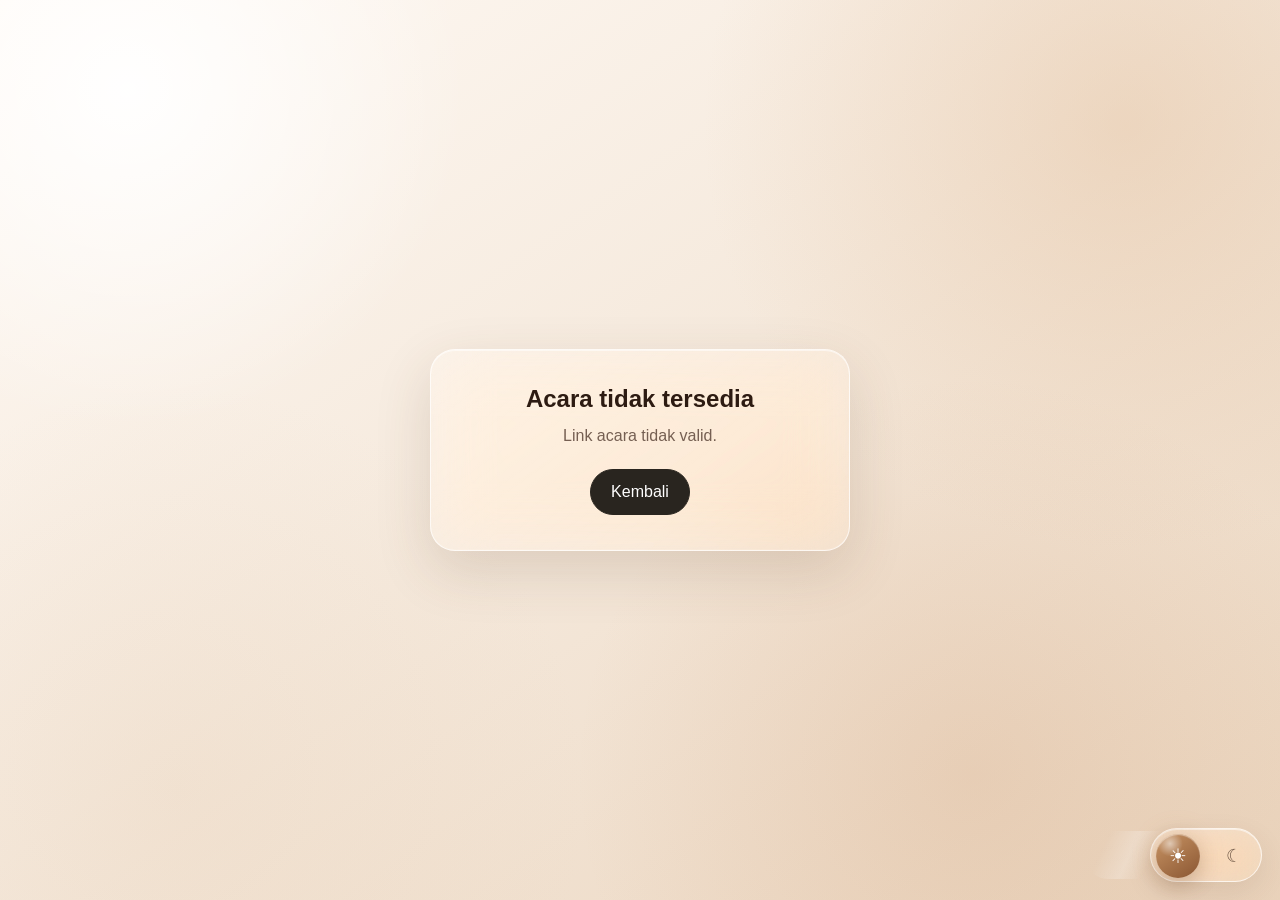
<file: event.html>
<!DOCTYPE html>
<html lang="id">
<head>
<meta charset="UTF-8">

<meta
  name="viewport"
  content="width=device-width, initial-scale=1.0"
>

<title>Acara | MoreMoments</title>

<style>
*{
  margin:0;
  padding:0;
  box-sizing:border-box;
}

body{
  min-height:100vh;
  font-family:Arial,Helvetica,sans-serif;
  background:#eee7df;
  color:#27231f;
}

a{
  color:inherit;
  text-decoration:none;
}

button,
input{
  font:inherit;
}


/* PAGE */

.page{
  min-height:100vh;
  display:flex;
  align-items:center;
  justify-content:center;
  padding:25px;
}


/* CARD */

.card{
  width:100%;
  max-width:430px;
  overflow:hidden;
  background:#fff;
  border-radius:32px;
  box-shadow:
    0 30px 80px
    rgba(65,48,35,.15);
}


/* COVER */

.cover{
  height:330px;
  position:relative;

  padding:30px;

  display:flex;
  flex-direction:column;
  justify-content:flex-end;

  color:white;

  background:
    linear-gradient(
      to bottom,
      rgba(0,0,0,.05),
      rgba(0,0,0,.55)
    ),
    linear-gradient(
      145deg,
      #bda58f,
      #745a48
    );
}

.logo{
  position:absolute;
  top:22px;
  left:25px;

  font-size:17px;
  font-weight:800;
}

.logo span{
  opacity:.72;
}

.event-status{
  position:absolute;
  top:22px;
  right:22px;

  padding:7px 11px;

  border-radius:999px;

  background:
    rgba(255,255,255,.18);

  backdrop-filter:blur(10px);

  font-size:9px;
  font-weight:800;

  text-transform:uppercase;
  letter-spacing:.7px;
}

.event-type{
  margin-bottom:8px;

  font-size:11px;
  font-weight:700;

  letter-spacing:2px;
  text-transform:uppercase;
}

.event-name{
  margin-bottom:10px;

  font-family:Georgia,serif;

  font-size:36px;
  font-weight:normal;

  line-height:1.1;
}

.event-date{
  font-size:13px;
  opacity:.9;
}


/* CONTENT */

.content{
  padding:30px;
}

.welcome{
  margin-bottom:24px;
  text-align:center;
}

.welcome-icon{
  width:58px;
  height:58px;

  margin:0 auto 15px;

  display:flex;
  align-items:center;
  justify-content:center;

  border-radius:18px;

  background:#eee7df;

  font-size:27px;
}

.welcome h2{
  margin-bottom:8px;
  font-size:24px;
}

.welcome p{
  color:#777;
  font-size:14px;
  line-height:1.6;
}


/* INFO */

.info{
  display:grid;
  grid-template-columns:repeat(3,1fr);
  gap:8px;

  margin-bottom:24px;
}

.info-box{
  padding:13px 9px;

  background:#f8f6f3;

  border-radius:15px;

  text-align:center;
}

.info-box small{
  display:block;
  margin-bottom:5px;

  color:#999;
  font-size:9px;
}

.info-box strong{
  display:block;
  font-size:12px;
}


/* COUNTDOWN */

.countdown-area{
  display:none;
  margin-bottom:18px;
}

.countdown-area.visible{
  display:block;
}

.countdown-label{
  margin-bottom:11px;

  color:#9c7457;

  font-size:10px;
  font-weight:800;

  text-align:center;

  text-transform:uppercase;
  letter-spacing:1.4px;
}

.countdown{
  display:grid;
  grid-template-columns:repeat(4,1fr);
  gap:7px;
}

.countdown-box{
  padding:13px 4px;

  border:1px solid #ebe3dc;
  border-radius:15px;

  background:#fff;

  text-align:center;
}

.countdown-box strong{
  display:block;

  font-family:Georgia,serif;

  font-size:23px;
  font-weight:normal;
}

.countdown-box span{
  display:block;

  margin-top:3px;

  color:#999;

  font-size:8px;

  text-transform:uppercase;
}

.start-note{
  margin-top:14px;

  padding:12px;

  border-radius:13px;

  background:#f8f6f3;

  color:#777;

  font-size:11px;
  line-height:1.5;

  text-align:center;
}


/* JOIN */

.join-area{
  display:none;
}

.join-area.visible{
  display:block;
}

label{
  display:block;

  margin-bottom:8px;

  font-size:13px;
  font-weight:700;
}

input{
  width:100%;
  height:54px;

  margin-bottom:14px;

  padding:0 16px;

  border:1px solid #ddd5cd;
  border-radius:15px;

  outline:none;

  font-size:16px;
}

input:focus{
  border-color:#9c7457;

  box-shadow:
    0 0 0 3px
    rgba(156,116,87,.1);
}

.main-button{
  width:100%;
  height:55px;

  border:0;
  border-radius:999px;

  background:#29251f;
  color:white;

  font-size:15px;
  font-weight:700;

  cursor:pointer;
}

.main-button:disabled{
  opacity:.55;
  cursor:not-allowed;
}

.note{
  margin-top:17px;

  color:#999;

  font-size:11px;
  line-height:1.5;

  text-align:center;
}


/* RESUME */

.resume-area{
  display:none;

  margin-bottom:18px;

  padding:15px;

  border-radius:16px;

  background:#f6f2ee;
}

.resume-area.visible{
  display:block;
}

.resume-title{
  margin-bottom:5px;

  font-size:12px;
  font-weight:800;
}

.resume-name{
  margin-bottom:10px;

  color:#766d66;

  font-size:12px;
}

.resume-button{
  width:100%;
  height:44px;

  border:0;
  border-radius:999px;

  background:#9c7457;
  color:#fff;

  font-size:11px;
  font-weight:700;

  cursor:pointer;
}


/* FINISHED / INACTIVE */

.finished-area,
.inactive-area{
  display:none;
}

.finished-area.visible,
.inactive-area.visible{
  display:block;
}

.gallery-button{
  width:100%;
  height:53px;

  display:flex;
  align-items:center;
  justify-content:center;

  border-radius:999px;

  background:#29251f;
  color:#fff;

  font-size:14px;
  font-weight:700;
}

.secondary-button{
  width:100%;
  height:49px;

  margin-top:9px;

  display:flex;
  align-items:center;
  justify-content:center;

  border:1px solid #ddd5cd;
  border-radius:999px;

  background:white;

  font-size:12px;
  font-weight:700;
}


/* ERROR */

.error{
  width:100%;
  max-width:420px;

  padding:35px;

  background:white;

  border-radius:25px;

  text-align:center;
}

.error h2{
  margin-bottom:10px;
}

.error p{
  color:#777;
  line-height:1.6;
}

.error a{
  display:inline-block;

  margin-top:20px;

  padding:13px 20px;

  border-radius:999px;

  background:#29251f;
  color:white;
}


/* MOBILE */

@media(max-width:480px){

  .page{
    padding:0;
    align-items:stretch;
  }

  .card{
    max-width:none;
    min-height:100vh;
    border-radius:0;
  }

  .cover{
    height:40vh;
    min-height:290px;
  }

  .content{
    padding:
      27px
      22px
      35px;
  }
}
</style>
<script>
(function(){
  try{
    var t=localStorage.getItem("moremomentsTheme");
    if(!t && window.matchMedia && window.matchMedia("(prefers-color-scheme: dark)").matches){
      t="dark";
    }
    document.documentElement.setAttribute("data-theme",t||"light");
  }catch(e){
    document.documentElement.setAttribute("data-theme","light");
  }
})();
</script>
<link rel="stylesheet" href="brown-black-liquid-glass.css?v=7">
<style id="event-theme-contrast-fix-v1">
.cover,.cover .logo,.cover .logo span,.cover .event-status,.cover .event-type,.cover .event-name,.cover .event-date{color:#fff8f2 !important;-webkit-text-fill-color:#fff8f2 !important;opacity:1 !important;text-shadow:0 1px 10px rgba(0,0,0,.20)}
.cover .event-status{background:rgba(255,255,255,.18) !important;border:1px solid rgba(255,255,255,.20) !important;color:#fff !important;-webkit-text-fill-color:#fff !important}
html[data-theme="dark"] .card .content{background:rgba(250,247,243,.98) !important;color:#2b211b !important}
html[data-theme="dark"] .content .welcome h2,html[data-theme="dark"] .content label{color:#2b211b !important;-webkit-text-fill-color:#2b211b !important}
html[data-theme="dark"] .content .welcome p,html[data-theme="dark"] .content .note,html[data-theme="dark"] .content .resume-name{color:#6d6158 !important;-webkit-text-fill-color:#6d6158 !important}
.info-box,html[data-theme="dark"] .info-box{background:#f8f6f3 !important;color:#2b211b !important;border:1px solid #ebe3dc !important}
.info-box small,html[data-theme="dark"] .info-box small{color:#81766e !important;-webkit-text-fill-color:#81766e !important}
.info-box strong,html[data-theme="dark"] .info-box strong{color:#2b211b !important;-webkit-text-fill-color:#2b211b !important}
.countdown-box,html[data-theme="dark"] .countdown-box{background:#fff !important;color:#2a211b !important;border-color:#e5dcd4 !important;box-shadow:inset 0 1px 0 rgba(255,255,255,.9),0 8px 20px rgba(57,43,34,.06) !important}
.countdown-box strong,html[data-theme="dark"] .countdown-box strong{color:#2a211b !important;-webkit-text-fill-color:#2a211b !important;opacity:1 !important}
.countdown-box span,html[data-theme="dark"] .countdown-box span{color:#7b7068 !important;-webkit-text-fill-color:#7b7068 !important;opacity:1 !important}
.countdown-label,html[data-theme="dark"] .countdown-label{color:#9c7457 !important;-webkit-text-fill-color:#9c7457 !important}
.start-note,html[data-theme="dark"] .start-note{background:#f8f6f3 !important;color:#6d6158 !important;-webkit-text-fill-color:#6d6158 !important}
html[data-theme="dark"] .content input{background:#fff !important;color:#2b211b !important;-webkit-text-fill-color:#2b211b !important;border-color:#ddd5cd !important}
.main-button,.resume-button,.gallery-button{color:#fff !important;-webkit-text-fill-color:#fff !important}
</style>

<style id="event-back-button-light-fix">
/* Tombol Kembali pada layar error:
   background gelap = teks wajib putih, terutama mode siang */
.error a,
.error a:link,
.error a:visited{
  background:#29251f !important;
  color:#ffffff !important;
  -webkit-text-fill-color:#ffffff !important;
  border:1px solid #29251f !important;
  opacity:1 !important;
}

html[data-theme="light"] .error a,
html[data-theme="light"] .error a:link,
html[data-theme="light"] .error a:visited{
  color:#ffffff !important;
  -webkit-text-fill-color:#ffffff !important;
}

html[data-theme="dark"] .error a,
html[data-theme="dark"] .error a:link,
html[data-theme="dark"] .error a:visited{
  color:#ffffff !important;
  -webkit-text-fill-color:#ffffff !important;
}
</style>


<style id="event-secondary-button-dark-text-fix">
/* Tombol sekunder memakai background terang,
   jadi teks harus selalu gelap di mode terang maupun gelap. */
.secondary-button,
.secondary-button:link,
.secondary-button:visited,
html[data-theme="light"] .secondary-button,
html[data-theme="light"] .secondary-button:link,
html[data-theme="light"] .secondary-button:visited,
html[data-theme="dark"] .secondary-button,
html[data-theme="dark"] .secondary-button:link,
html[data-theme="dark"] .secondary-button:visited{
  background:#f8f6f3 !important;
  color:#2b211b !important;
  -webkit-text-fill-color:#2b211b !important;
  border:1px solid #ddd4cc !important;
  opacity:1 !important;
}

.secondary-button *{
  color:#2b211b !important;
  -webkit-text-fill-color:#2b211b !important;
}
</style>

</head>

<body>


<div
  class="page"
  id="app"
>

  <div class="card">


    <!-- COVER -->

    <div class="cover">

      <div class="logo">
        more<span>moments</span>
      </div>


      <div
        class="event-status"
        id="eventStatus"
      >
        MEMUAT
      </div>


      <div
        class="event-type"
        id="eventType"
      >
        THE EVENT
      </div>


      <h1
        class="event-name"
        id="eventName"
      >
        Memuat...
      </h1>


      <div
        class="event-date"
        id="eventDate"
      >
        -
      </div>

    </div>



    <!-- CONTENT -->

    <div class="content">


      <!-- BELUM DIMULAI -->

      <div
        class="countdown-area"
        id="countdownArea"
      >

        <div class="welcome">

          <div class="welcome-icon">
            ⏳
          </div>

          <h2>
            Acara belum dimulai
          </h2>

          <p>
            QR Code Anda sudah benar.
            Kamera akan otomatis tersedia
            saat waktu acara dimulai.
          </p>

        </div>


        <div class="countdown-label">
          Acara dimulai dalam
        </div>


        <div class="countdown">

          <div class="countdown-box">

            <strong id="countDays">
              0
            </strong>

            <span>
              Hari
            </span>

          </div>


          <div class="countdown-box">

            <strong id="countHours">
              00
            </strong>

            <span>
              Jam
            </span>

          </div>


          <div class="countdown-box">

            <strong id="countMinutes">
              00
            </strong>

            <span>
              Menit
            </span>

          </div>


          <div class="countdown-box">

            <strong id="countSeconds">
              00
            </strong>

            <span>
              Detik
            </span>

          </div>

        </div>


        <div
          class="start-note"
          id="startNote"
        >
          Menunggu waktu acara...
        </div>

      </div>



      <!-- SEDANG BERLANGSUNG -->

      <div
        class="join-area"
        id="joinArea"
      >

        <div class="welcome">

          <div class="welcome-icon">
            📷
          </div>

          <h2>
            Selamat datang 👋
          </h2>

          <p>
            Acara sedang berlangsung.
            Masukkan nama Anda dan mulai
            mengabadikan momen.
          </p>

        </div>


        <div class="info">

          <div class="info-box">

            <small>
              Jatah
            </small>

            <strong id="shots">
              -
            </strong>

          </div>


          <div class="info-box">

            <small>
              Mulai
            </small>

            <strong id="startTime">
              -
            </strong>

          </div>


          <div class="info-box">

            <small>
              Berakhir
            </small>

            <strong id="endTime">
              -
            </strong>

          </div>

        </div>


        <div
          class="resume-area"
          id="resumeArea"
        >

          <div class="resume-title">
            Anda sudah bergabung
          </div>

          <div
            class="resume-name"
            id="resumeName"
          ></div>

          <button
            class="resume-button"
            id="resumeButton"
          >
            📷 Lanjutkan Memotret
          </button>

        </div>


        <form id="guestForm">

          <label>
            Nama Anda
          </label>

          <input
            type="text"
            id="guestName"
            placeholder="Contoh: Ahmad"
            autocomplete="name"
            maxlength="80"
            required
          >


          <button
            type="submit"
            class="main-button"
            id="joinButton"
          >
            📷 Mulai Memotret
          </button>

        </form>


        <div class="note">
          Dengan melanjutkan,
          foto yang Anda ambil
          akan menjadi bagian
          dari galeri acara ini.
        </div>

      </div>



      <!-- SELESAI -->

      <div
        class="finished-area"
        id="finishedArea"
      >

        <div class="welcome">

          <div class="welcome-icon">
            🎉
          </div>

          <h2>
            Acara telah selesai
          </h2>

          <p>
            Waktu mengambil foto sudah berakhir.
            Terima kasih sudah ikut mengabadikan
            momen acara ini.
          </p>

        </div>


        <a
          href="#"
          class="gallery-button"
          id="galleryButton"
        >
          🖼️ Lihat Galeri Acara
        </a>


        <a
          href="index.html"
          class="secondary-button"
        >
          Kembali ke MoreMoments
        </a>

      </div>



      <!-- NONAKTIF -->

      <div
        class="inactive-area"
        id="inactiveArea"
      >

        <div class="welcome">

          <div class="welcome-icon">
            🔒
          </div>

          <h2>
            Acara tidak aktif
          </h2>

          <p>
            Acara ini sedang dinonaktifkan
            oleh penyelenggara.
          </p>

        </div>


        <a
          href="index.html"
          class="secondary-button"
        >
          Kembali ke MoreMoments
        </a>

      </div>


    </div>

  </div>

</div>



<script>

/* =====================================================
   CONFIG
===================================================== */

const API_URL =
  "https://api.ege.my.id";


const params =
  new URLSearchParams(
    window.location.search
  );


const slug =
  params.get("e");


/* =====================================================
   DATA
===================================================== */

let eventData = null;

let currentMode = null;

let countdownTimer = null;

let refreshTimer = null;


/*
Waktu server saat sinkronisasi.
*/

let serverEpochMs =
  null;


/*
performance.now() tidak terpengaruh
kalau jam HP diubah.
*/

let performanceBaseline =
  null;


/* =====================================================
   ELEMENT
===================================================== */

const countdownArea =
  document.getElementById(
    "countdownArea"
  );


const joinArea =
  document.getElementById(
    "joinArea"
  );


const finishedArea =
  document.getElementById(
    "finishedArea"
  );


const inactiveArea =
  document.getElementById(
    "inactiveArea"
  );


const eventStatus =
  document.getElementById(
    "eventStatus"
  );


const form =
  document.getElementById(
    "guestForm"
  );


const joinButton =
  document.getElementById(
    "joinButton"
  );


/* =====================================================
   TIMEZONE LABEL
===================================================== */

function timezoneLabel(
  timezone
){

  if(
    timezone ===
    "Asia/Jakarta"
  ){
    return "WIB";
  }


  if(
    timezone ===
    "Asia/Jayapura"
  ){
    return "WIT";
  }


  return "WITA";
}


/* =====================================================
   SERVER CLOCK
===================================================== */

function syncServerClock(
  serverTime
){

  const parsed =
    Date.parse(
      serverTime
    );


  if(
    Number.isNaN(
      parsed
    )
  ){
    return false;
  }


  serverEpochMs =
    parsed;


  performanceBaseline =
    performance.now();


  return true;
}


function getServerNow(){

  if(
    serverEpochMs === null ||
    performanceBaseline === null
  ){

    return null;
  }


  return (
    serverEpochMs
    +
    (
      performance.now()
      -
      performanceBaseline
    )
  );
}


/* =====================================================
   ESCAPE
===================================================== */

function escapeHtml(
  value
){

  return String(
    value || ""
  )
    .replace(/&/g,"&amp;")
    .replace(/</g,"&lt;")
    .replace(/>/g,"&gt;")
    .replace(/"/g,"&quot;")
    .replace(/'/g,"&#039;");
}


/* =====================================================
   ERROR
===================================================== */

function showError(
  message
){

  if(
    countdownTimer
  ){
    clearInterval(
      countdownTimer
    );
  }


  if(
    refreshTimer
  ){
    clearInterval(
      refreshTimer
    );
  }


  document.getElementById(
    "app"
  ).innerHTML = `

    <div class="error">

      <h2>
        Acara tidak tersedia
      </h2>

      <p>
        ${escapeHtml(message)}
      </p>

      <a href="index.html">
        Kembali
      </a>

    </div>
  `;
}


/* =====================================================
   FORMAT DATE
===================================================== */

function formatDate(
  value
){

  if(!value){
    return "-";
  }


  const date =
    new Date(
      value +
      "T00:00:00"
    );


  return date.toLocaleDateString(
    "id-ID",
    {
      weekday:"long",
      day:"numeric",
      month:"long",
      year:"numeric"
    }
  );
}


function formatEventRange(
  startDate,
  endDate
){

  if(!startDate){
    return "-";
  }

  const finalEndDate =
    endDate ||
    startDate;

  if(
    finalEndDate ===
    startDate
  ){
    return formatDate(
      startDate
    );
  }

  return (
    formatDate(
      startDate
    )
    +
    " – "
    +
    formatDate(
      finalEndDate
    )
  );
}


/* =====================================================
   GET EVENT
===================================================== */

async function getEvent(
  quiet = false
){

  if(!slug){

    showError(
      "Link acara tidak valid."
    );

    return;
  }


  try{

    const response =
      await fetch(
        API_URL +
        "/api/events/" +
        encodeURIComponent(
          slug
        ),
        {
          cache:
            "no-store"
        }
      );


    const data =
      await response.json();


    if(
      !response.ok ||
      !data.success ||
      !data.event
    ){

      throw new Error(
        data.error ||
        "Acara tidak ditemukan."
      );
    }


    /*
    Sinkronkan waktu Cloudflare.
    */

    if(
      data.serverTime
    ){

      syncServerClock(
        data.serverTime
      );
    }


    const raw =
      data.event;


    eventData = {

      id:
        raw.id,

      slug:
        raw.slug,

      name:
        raw.name,

      type:
        raw.event_type,

      date:
        raw.event_date,

      endDate:
        raw.end_date ||
        raw.event_date,

      startTime:
        raw.start_time,

      endTime:
        raw.end_time,

      timezone:
        raw.timezone ||
        "Asia/Makassar",

      maxGuests:
        Number(
          raw.max_guests ||
          0
        ),

      shots:
        Number(
          raw.shots_per_guest ||
          15
        ),

      filter:
        raw.filter ||
        "original",

      status:
        raw.status,

      phase:
        data.eventPhase ||
        raw.event_phase ||
        "invalid",

      startAt:
        raw.start_at
          ?
          Date.parse(
            raw.start_at
          )
          :
          null,

      endAt:
        raw.end_at
          ?
          Date.parse(
            raw.end_at
          )
          :
          null,

      coverKey:
        raw.cover_key
    };


    /*
    Simpan event terbaru untuk camera.html.
    */

    localStorage.setItem(
      "momentsEvent",
      JSON.stringify(
        eventData
      )
    );


    renderEvent();

    updateEventMode();


  }catch(error){

    console.error(
      error
    );


    if(
      !quiet
    ){

      showError(
        error.message ||
        "Tidak dapat mengambil data acara."
      );
    }
  }
}


/* =====================================================
   RENDER
===================================================== */

function renderEvent(){

  document.getElementById(
    "eventName"
  ).textContent =
    eventData.name;


  document.getElementById(
    "eventType"
  ).textContent =
    eventData.type ||
    "ACARA";


  const tz =
    timezoneLabel(
      eventData.timezone
    );


  document.getElementById(
    "eventDate"
  ).textContent =
    formatEventRange(
      eventData.date,
      eventData.endDate
    )
    +
    " • "
    +
    eventData.startTime
    +
    " – "
    +
    eventData.endTime
    +
    " "
    +
    tz;


  document.getElementById(
    "shots"
  ).textContent =
    eventData.shots +
    " foto";


  document.getElementById(
    "startTime"
  ).textContent =
    eventData.startTime +
    " " +
    tz;


  document.getElementById(
    "endTime"
  ).textContent =
    (
      eventData.endDate &&
      eventData.endDate !==
      eventData.date
        ?
        formatDate(
          eventData.endDate
        ) +
        " • "
        :
        ""
    )
    +
    eventData.endTime +
    " " +
    tz;


  document.getElementById(
    "galleryButton"
  ).href =
    "gallery.html?e=" +
    encodeURIComponent(
      eventData.slug
    );


  document.title =
    eventData.name +
    " | MoreMoments";


  checkExistingGuest();
}


/* =====================================================
   EVENT MODE
===================================================== */

function getEventMode(){

  if(
    !eventData
  ){
    return "loading";
  }


  if(
    eventData.status !==
    "active"
  ){
    return "inactive";
  }


  const now =
    getServerNow();


  /*
  Kalau belum tersinkron,
  percaya status dari Worker.
  */

  if(
    now === null
  ){

    return (
      eventData.phase ||
      "invalid"
    );
  }


  if(
    !Number.isFinite(
      eventData.startAt
    ) ||
    !Number.isFinite(
      eventData.endAt
    )
  ){

    return (
      eventData.phase ||
      "invalid"
    );
  }


  if(
    now <
    eventData.startAt
  ){

    return "waiting";
  }


  if(
    now >=
    eventData.endAt
  ){

    return "finished";
  }


  return "active";
}


/* =====================================================
   UPDATE MODE
===================================================== */

function updateEventMode(){

  if(
    !eventData
  ){
    return;
  }


  const mode =
    getEventMode();


  if(
    mode !==
    currentMode
  ){

    currentMode =
      mode;


    countdownArea.classList.remove(
      "visible"
    );


    joinArea.classList.remove(
      "visible"
    );


    finishedArea.classList.remove(
      "visible"
    );


    inactiveArea.classList.remove(
      "visible"
    );


    if(
      mode ===
      "waiting"
    ){

      eventStatus.textContent =
        "BELUM DIMULAI";


      countdownArea.classList.add(
        "visible"
      );


    }else if(
      mode ===
      "active"
    ){

      eventStatus.textContent =
        "SEDANG BERLANGSUNG";


      joinArea.classList.add(
        "visible"
      );


      checkExistingGuest();


    }else if(
      mode ===
      "finished"
    ){

      eventStatus.textContent =
        "SELESAI";


      finishedArea.classList.add(
        "visible"
      );


    }else if(
      mode ===
      "inactive"
    ){

      eventStatus.textContent =
        "NONAKTIF";


      inactiveArea.classList.add(
        "visible"
      );


    }else{

      eventStatus.textContent =
        "TIDAK TERSEDIA";


      inactiveArea.classList.add(
        "visible"
      );
    }
  }


  if(
    mode ===
    "waiting"
  ){

    updateCountdown();
  }
}


/* =====================================================
   COUNTDOWN
===================================================== */

function updateCountdown(){

  if(
    !eventData ||
    !Number.isFinite(
      eventData.startAt
    )
  ){
    return;
  }


  const now =
    getServerNow();


  if(
    now === null
  ){
    return;
  }


  let difference =
    eventData.startAt -
    now;


  if(
    difference <= 0
  ){

    updateEventMode();

    return;
  }


  const day =
    24 * 60 * 60 * 1000;


  const hour =
    60 * 60 * 1000;


  const minute =
    60 * 1000;


  const days =
    Math.floor(
      difference /
      day
    );


  difference %=
    day;


  const hours =
    Math.floor(
      difference /
      hour
    );


  difference %=
    hour;


  const minutes =
    Math.floor(
      difference /
      minute
    );


  difference %=
    minute;


  const seconds =
    Math.floor(
      difference /
      1000
    );


  document.getElementById(
    "countDays"
  ).textContent =
    days;


  document.getElementById(
    "countHours"
  ).textContent =
    String(
      hours
    ).padStart(
      2,
      "0"
    );


  document.getElementById(
    "countMinutes"
  ).textContent =
    String(
      minutes
    ).padStart(
      2,
      "0"
    );


  document.getElementById(
    "countSeconds"
  ).textContent =
    String(
      seconds
    ).padStart(
      2,
      "0"
    );


  document.getElementById(
    "startNote"
  ).textContent =
    "Kamera aktif "
    +
    formatDate(
      eventData.date
    )
    +
    " pukul "
    +
    eventData.startTime
    +
    " "
    +
    timezoneLabel(
      eventData.timezone
    )
    +
    ".";
}


/* =====================================================
   EXISTING GUEST
===================================================== */

function checkExistingGuest(){

  if(
    !eventData
  ){
    return;
  }


  const resumeArea =
    document.getElementById(
      "resumeArea"
    );


  const saved =
    localStorage.getItem(
      "momentsGuest_" +
      eventData.slug
    );


  if(
    !saved
  ){

    resumeArea.classList.remove(
      "visible"
    );

    return;
  }


  try{

    const guest =
      JSON.parse(
        saved
      );


    if(
      !guest ||
      !guest.id ||
      !guest.guestToken
    ){

      resumeArea.classList.remove(
        "visible"
      );

      return;
    }


    document.getElementById(
      "resumeName"
    ).textContent =
      "Masuk sebagai "
      +
      (
        guest.name ||
        "Tamu"
      );


    resumeArea.classList.add(
      "visible"
    );


    document.getElementById(
      "resumeButton"
    ).onclick =
      function(){

        if(
          getEventMode() !==
          "active"
        ){

          updateEventMode();

          return;
        }


        window.location.href =
          "camera.html?e=" +
          encodeURIComponent(
            eventData.slug
          );
      };


  }catch(error){

    localStorage.removeItem(
      "momentsGuest_" +
      eventData.slug
    );


    resumeArea.classList.remove(
      "visible"
    );
  }
}


/* =====================================================
   JOIN
===================================================== */

form.addEventListener(
  "submit",
  async function(
    event
  ){

    event.preventDefault();


    if(
      !eventData
    ){

      alert(
        "Data acara masih dimuat."
      );

      return;
    }


    if(
      getEventMode() !==
      "active"
    ){

      await getEvent(
        true
      );


      updateEventMode();

      return;
    }


    const guestName =
      document.getElementById(
        "guestName"
      )
      .value
      .trim();


    if(
      !guestName
    ){
      return;
    }


    const oldText =
      joinButton.textContent;


    joinButton.disabled =
      true;


    joinButton.textContent =
      "Menghubungkan...";


    try{

      const response =
        await fetch(
          API_URL +
          "/api/guests",
          {

            method:
              "POST",

            headers:{
              "Content-Type":
                "application/json"
            },

            body:
              JSON.stringify({

                eventId:
                  eventData.id,

                name:
                  guestName
              })
          }
        );


      const data =
        await response.json();


      if(
        !response.ok ||
        !data.success ||
        !data.guest
      ){

        /*
        Kalau server bilang
        status waktu berubah,
        ambil ulang data event.
        */

        if(
          data.eventPhase
        ){

          await getEvent(
            true
          );


          updateEventMode();
        }


        throw new Error(
          data.error ||
          "Gagal bergabung ke acara."
        );
      }


      const guest = {

        id:
          data.guest.id,

        eventId:
          data.guest.eventId,

        eventSlug:
          data.guest.eventSlug,

        name:
          data.guest.name,

        guestToken:
          data.guest.guestToken,

        shotsTaken:
          Number(
            data.guest.shotsTaken ||
            0
          ),

        shotsLimit:
          Number(
            data.guest.shotsLimit ||
            eventData.shots
          )
      };


      localStorage.setItem(
        "momentsGuest_" +
        eventData.slug,

        JSON.stringify(
          guest
        )
      );


      window.location.href =
        "camera.html?e=" +
        encodeURIComponent(
          eventData.slug
        );


    }catch(error){

      console.error(
        error
      );


      alert(
        error.message
      );


    }finally{

      joinButton.disabled =
        false;


      joinButton.textContent =
        oldText;
    }
  }
);


/* =====================================================
   START
===================================================== */

async function start(){

  await getEvent();


  /*
  Update countdown setiap detik.
  Ini memakai stopwatch dari
  waktu server, bukan jam HP.
  */

  countdownTimer =
    setInterval(
      updateEventMode,
      1000
    );


  /*
  Ambil ulang data event setiap 30 detik.

  Nanti berguna saat:
  - jam selesai diperpanjang
  - event dinonaktifkan
  - event diaktifkan kembali
  */

  refreshTimer =
    setInterval(
      async function(){

        await getEvent(
          true
        );

      },
      30000
    );
}


start();

</script>

<script src="theme-toggle.js?v=1"></script>
</body>
</html>
</file>
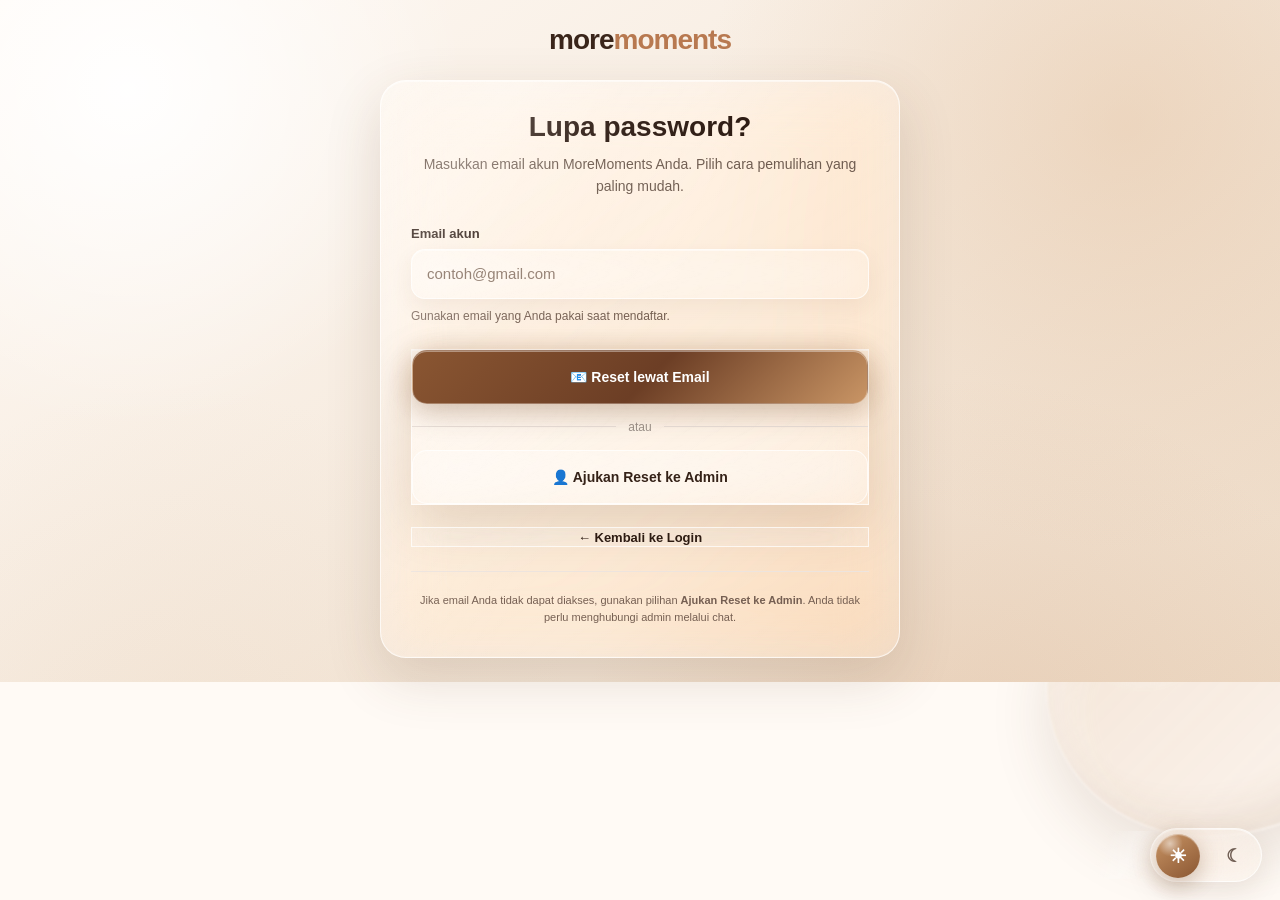
<file: forgot-password.html>
<!DOCTYPE html>
<html lang="id">
<head>
  <meta charset="UTF-8">

  <meta
    name="viewport"
    content="width=device-width, initial-scale=1.0"
  >

  <title>Lupa Password | MoreMoments</title>

  <style>
    *{
      box-sizing:border-box;
    }

    body{
      margin:0;
      min-height:100vh;
      font-family:
        Arial,
        Helvetica,
        sans-serif;

      background:#f4efe9;
      color:#28231f;

      display:flex;
      align-items:center;
      justify-content:center;

      padding:24px;
    }

    .page{
      width:100%;
      max-width:520px;
    }

    .brand{
      text-align:center;
      font-size:28px;
      font-weight:800;
      margin-bottom:24px;
      letter-spacing:-1px;
    }

    .brand span{
      color:#b87950;
    }

    .card{
      background:#fff;
      border:1px solid #e7ddd4;
      border-radius:24px;
      padding:30px;
      box-shadow:
        0 16px 45px rgba(43,35,30,.08);
    }

    h1{
      margin:0 0 10px;
      font-size:28px;
      text-align:center;
    }

    .subtitle{
      margin:0 0 28px;
      color:#756b64;
      line-height:1.6;
      text-align:center;
      font-size:14px;
    }

    label{
      display:block;
      font-size:13px;
      font-weight:700;
      margin-bottom:8px;
    }

    input{
      width:100%;
      height:50px;
      border:1px solid #ded4cc;
      border-radius:14px;
      padding:0 15px;
      outline:none;
      font-size:15px;
      background:#fff;
    }

    input:focus{
      border-color:#2d2824;
      box-shadow:
        0 0 0 3px rgba(45,40,36,.08);
    }

    .helper{
      margin-top:8px;
      color:#8a817a;
      font-size:12px;
      line-height:1.5;
    }

    .options{
      display:grid;
      gap:12px;
      margin-top:24px;
    }

    button{
      width:100%;
      min-height:54px;
      border-radius:15px;
      border:0;
      cursor:pointer;
      font-weight:700;
      font-size:14px;
      transition:.2s;
      padding:12px 16px;
    }

    button:hover{
      transform:translateY(-1px);
    }

    button:disabled{
      opacity:.55;
      cursor:not-allowed;
      transform:none;
    }

    .primary{
      background:#29241f;
      color:white;
    }

    .secondary{
      background:#f7f2ed;
      color:#29241f;
      border:1px solid #dfd4cc;
    }

    .divider{
      display:flex;
      align-items:center;
      gap:12px;
      margin:4px 0;
      color:#9b9189;
      font-size:12px;
    }

    .divider::before,
    .divider::after{
      content:"";
      height:1px;
      background:#e9e0da;
      flex:1;
    }

    .message{
      display:none;
      margin-top:20px;
      padding:14px 15px;
      border-radius:14px;
      font-size:13px;
      line-height:1.6;
    }

    .message.success{
      display:block;
      background:#edf7ef;
      color:#266536;
      border:1px solid #cee8d4;
    }

    .message.error{
      display:block;
      background:#fff0ef;
      color:#9c352f;
      border:1px solid #f0d0cd;
    }

    .admin-status{
      display:none;
      margin-top:20px;
      padding:18px;
      border-radius:16px;
      background:#faf7f4;
      border:1px solid #e5dcd5;
    }

    .admin-status.show{
      display:block;
    }

    .status-title{
      font-weight:800;
      margin-bottom:6px;
    }

    .status-text{
      color:#776d66;
      font-size:13px;
      line-height:1.6;
    }

    .status-badge{
      display:inline-flex;
      align-items:center;
      margin-top:12px;
      padding:7px 11px;
      border-radius:999px;
      font-size:11px;
      font-weight:800;
      background:#fff1c9;
      color:#8a6110;
    }

    .approved{
      background:#e8f6eb;
      color:#26703a;
    }

    .rejected{
      background:#fdeceb;
      color:#9a332d;
    }

    .reset-button{
      display:none;
      margin-top:14px;
      text-decoration:none;
      text-align:center;
      width:100%;
      min-height:50px;
      border-radius:14px;
      background:#29241f;
      color:#fff;
      font-size:14px;
      font-weight:700;
      align-items:center;
      justify-content:center;
    }

    .reset-button.show{
      display:flex;
    }

    .back{
      text-align:center;
      margin-top:22px;
    }

    .back a{
      color:#4f4741;
      text-decoration:none;
      font-size:13px;
      font-weight:700;
    }

    .note{
      margin-top:24px;
      padding-top:20px;
      border-top:1px solid #eee5df;
      color:#8a817a;
      font-size:11px;
      line-height:1.6;
      text-align:center;
    }

    @media(max-width:520px){
      body{
        padding:16px;
      }

      .card{
        padding:24px 20px;
        border-radius:20px;
      }

      h1{
        font-size:25px;
      }
    }
  </style>
<script>
(function(){
  try{
    var t=localStorage.getItem("moremomentsTheme");
    if(!t && window.matchMedia && window.matchMedia("(prefers-color-scheme: dark)").matches){
      t="dark";
    }
    document.documentElement.setAttribute("data-theme",t||"light");
  }catch(e){
    document.documentElement.setAttribute("data-theme","light");
  }
})();
</script>
<link rel="stylesheet" href="brown-black-liquid-glass.css?v=7">

<style id="forgot-password-status-fix">
/* =========================================================
   FORGOT PASSWORD — STATUS BADGE CONTRAST FIX
   MENUNGGU / DISETUJUI / DITOLAK harus tetap terbaca
   di mode terang maupun gelap.
========================================================= */

/* Panel status tetap nyaman dibaca */
.admin-status{
  color:#2b211b !important;
}

html[data-theme="dark"] .admin-status{
  background:rgba(28,23,20,.88) !important;
  border-color:rgba(255,255,255,.12) !important;
  color:#fff8f2 !important;
}

html[data-theme="dark"] .status-title{
  color:#fff8f2 !important;
  -webkit-text-fill-color:#fff8f2 !important;
}

html[data-theme="dark"] .status-text{
  color:#d4c2b6 !important;
  -webkit-text-fill-color:#d4c2b6 !important;
}

/* MENUNGGU = cream muda + teks coklat gelap */
.status-badge{
  background:#fff1c9 !important;
  color:#6f4b08 !important;
  -webkit-text-fill-color:#6f4b08 !important;
  border:1px solid #ead69a !important;
  opacity:1 !important;
}

/* DISETUJUI */
.status-badge.approved{
  background:#e8f6eb !important;
  color:#246437 !important;
  -webkit-text-fill-color:#246437 !important;
  border-color:#cbe7d2 !important;
}

/* DITOLAK / KEDALUWARSA */
.status-badge.rejected{
  background:#fdeceb !important;
  color:#8f2f2a !important;
  -webkit-text-fill-color:#8f2f2a !important;
  border-color:#efcfcc !important;
}

/* Theme global jangan menimpa warna badge */
html[data-theme="dark"] .status-badge,
html[data-theme="light"] .status-badge{
  opacity:1 !important;
}

html[data-theme="dark"] .status-badge:not(.approved):not(.rejected),
html[data-theme="light"] .status-badge:not(.approved):not(.rejected){
  color:#6f4b08 !important;
  -webkit-text-fill-color:#6f4b08 !important;
}
</style>

</head>

<body>

  <main class="page">

    <div class="brand">
      more<span>moments</span>
    </div>

    <section class="card">

      <h1>Lupa password?</h1>

      <p class="subtitle">
        Masukkan email akun MoreMoments Anda.
        Pilih cara pemulihan yang paling mudah.
      </p>

      <label for="email">
        Email akun
      </label>

      <input
        id="email"
        type="email"
        autocomplete="email"
        placeholder="contoh@gmail.com"
      >

      <div class="helper">
        Gunakan email yang Anda pakai saat mendaftar.
      </div>

      <div class="options">

        <button
          id="emailButton"
          class="primary"
          type="button"
          onclick="resetByEmail()"
        >
          📧 Reset lewat Email
        </button>

        <div class="divider">
          atau
        </div>

        <button
          id="adminButton"
          class="secondary"
          type="button"
          onclick="requestAdminReset()"
        >
          👤 Ajukan Reset ke Admin
        </button>

      </div>

      <div
        id="message"
        class="message"
      ></div>

      <div
        id="adminStatus"
        class="admin-status"
      >

        <div class="status-title">
          Permintaan Reset
        </div>

        <div
          id="statusText"
          class="status-text"
        >
          Menunggu persetujuan superadmin.
        </div>

        <div
          id="statusBadge"
          class="status-badge"
        >
          MENUNGGU
        </div>

        <a
          id="resetButton"
          class="reset-button"
          href="#"
        >
          Buat Password Baru
        </a>

      </div>

      <div class="back">
        <a href="login.html">
          ← Kembali ke Login
        </a>
      </div>

      <div class="note">
        Jika email Anda tidak dapat diakses,
        gunakan pilihan
        <b>Ajukan Reset ke Admin</b>.
        Anda tidak perlu menghubungi admin melalui chat.
      </div>

    </section>

  </main>


<script>
const API =
  "https://api.ege.my.id";

let statusTimer = null;


/* =========================================
   UTILITIES
========================================= */

function getEmail(){

  return document
    .getElementById("email")
    .value
    .trim()
    .toLowerCase();
}


function showMessage(
  text,
  type = "success"
){

  const box =
    document.getElementById(
      "message"
    );

  box.textContent = text;

  box.className =
    "message " + type;
}


function clearMessage(){

  const box =
    document.getElementById(
      "message"
    );

  box.textContent = "";
  box.className = "message";
}


function setLoading(
  button,
  loading,
  normalText
){

  button.disabled = loading;

  button.textContent =
    loading
      ? "Memproses..."
      : normalText;
}


/* =========================================
   RESET VIA EMAIL
========================================= */

async function resetByEmail(){

  clearMessage();

  const email =
    getEmail();

  if (!email){

    showMessage(
      "Masukkan email akun Anda terlebih dahulu.",
      "error"
    );

    return;
  }


  const button =
    document.getElementById(
      "emailButton"
    );

  setLoading(
    button,
    true,
    "📧 Reset lewat Email"
  );


  try{

    const response =
      await fetch(
        API +
        "/api/auth/forgot-password",
        {
          method:"POST",

          headers:{
            "Content-Type":
              "application/json"
          },

          body:JSON.stringify({
            email
          })
        }
      );


    const data =
      await response.json();


    if (!response.ok){

      throw new Error(
        data.error ||
        "Gagal mengirim email reset."
      );
    }


    showMessage(
      "Jika email tersebut terdaftar, link reset password sudah dikirim. Silakan periksa inbox dan folder spam."
    );

  }
  catch(error){

    showMessage(
      error.message ||
      "Terjadi kesalahan.",
      "error"
    );

  }
  finally{

    setLoading(
      button,
      false,
      "📧 Reset lewat Email"
    );

  }
}


/* =========================================
   REQUEST ADMIN RESET
========================================= */

async function requestAdminReset(){

  clearMessage();

  const email =
    getEmail();

  if (!email){

    showMessage(
      "Masukkan email akun Anda terlebih dahulu.",
      "error"
    );

    return;
  }


  const button =
    document.getElementById(
      "adminButton"
    );

  setLoading(
    button,
    true,
    "👤 Ajukan Reset ke Admin"
  );


  try{

    const response =
      await fetch(
        API +
        "/api/auth/reset-request",
        {
          method:"POST",

          headers:{
            "Content-Type":
              "application/json"
          },

          body:JSON.stringify({
            email
          })
        }
      );


    const data =
      await response.json();


    if (!response.ok){

      throw new Error(
        data.error ||
        "Gagal mengirim permintaan."
      );
    }


    if (data.requestToken){

      localStorage.setItem(
        "momentsPasswordResetRequest",
        data.requestToken
      );

    }


    showMessage(
      "Permintaan reset sudah dikirim ke superadmin."
    );


    showAdminStatus();

    startCheckingStatus();

  }
  catch(error){

    showMessage(
      error.message ||
      "Terjadi kesalahan.",
      "error"
    );

  }
  finally{

    setLoading(
      button,
      false,
      "👤 Ajukan Reset ke Admin"
    );

  }
}


/* =========================================
   ADMIN RESET STATUS
========================================= */

function showAdminStatus(){

  document
    .getElementById(
      "adminStatus"
    )
    .classList
    .add("show");

}


async function checkAdminStatus(){

  const requestToken =
    localStorage.getItem(
      "momentsPasswordResetRequest"
    );

  if (!requestToken){
    return;
  }


  try{

    const response =
      await fetch(
        API +
        "/api/auth/reset-status",
        {
          method:"POST",

          headers:{
            "Content-Type":
              "application/json"
          },

          body:JSON.stringify({
            requestToken
          })
        }
      );


    const data =
      await response.json();


    if (!response.ok){
      return;
    }


    showAdminStatus();


    const badge =
      document.getElementById(
        "statusBadge"
      );

    const text =
      document.getElementById(
        "statusText"
      );

    const resetButton =
      document.getElementById(
        "resetButton"
      );


    if (data.status === "approved"){

      badge.textContent =
        "DISETUJUI";

      badge.className =
        "status-badge approved";

      text.textContent =
        "Permintaan Anda sudah disetujui. Silakan buat password baru.";

      resetButton.href =
        "reset-password.html?requestToken=" +
        encodeURIComponent(
          requestToken
        );

      resetButton.classList.add(
        "show"
      );


      if (statusTimer){

        clearInterval(
          statusTimer
        );

      }

      return;
    }


    if (data.status === "rejected"){

      badge.textContent =
        "DITOLAK";

      badge.className =
        "status-badge rejected";

      text.textContent =
        "Permintaan reset ditolak oleh admin.";

      resetButton.classList.remove(
        "show"
      );


      if (statusTimer){

        clearInterval(
          statusTimer
        );

      }

      return;
    }


    if (data.status === "expired"){

      badge.textContent =
        "KEDALUWARSA";

      badge.className =
        "status-badge rejected";

      text.textContent =
        "Permintaan sudah kedaluwarsa. Silakan ajukan kembali.";

      resetButton.classList.remove(
        "show"
      );


      if (statusTimer){

        clearInterval(
          statusTimer
        );

      }

      return;
    }


    if (data.status === "used"){

      badge.textContent =
        "SELESAI";

      badge.className =
        "status-badge approved";

      text.textContent =
        "Password untuk permintaan ini sudah berhasil diganti.";

      resetButton.classList.remove(
        "show"
      );


      if (statusTimer){

        clearInterval(
          statusTimer
        );

      }

      return;
    }


    badge.textContent =
      "MENUNGGU";

    badge.className =
      "status-badge";

    text.textContent =
      "Permintaan sudah masuk. Menunggu persetujuan superadmin.";

  }
  catch(error){

    console.error(
      "Status check error:",
      error
    );

  }
}


function startCheckingStatus(){

  const token =
    localStorage.getItem(
      "momentsPasswordResetRequest"
    );

  if (!token){
    return;
  }


  showAdminStatus();

  checkAdminStatus();


  if (statusTimer){

    clearInterval(
      statusTimer
    );

  }


  statusTimer =
    setInterval(
      checkAdminStatus,
      8000
    );
}


/* =========================================
   START
========================================= */

document.addEventListener(
  "DOMContentLoaded",
  function(){

    startCheckingStatus();

  }
);
</script>

<script src="theme-toggle.js?v=1"></script>
</body>
</html>
</file>
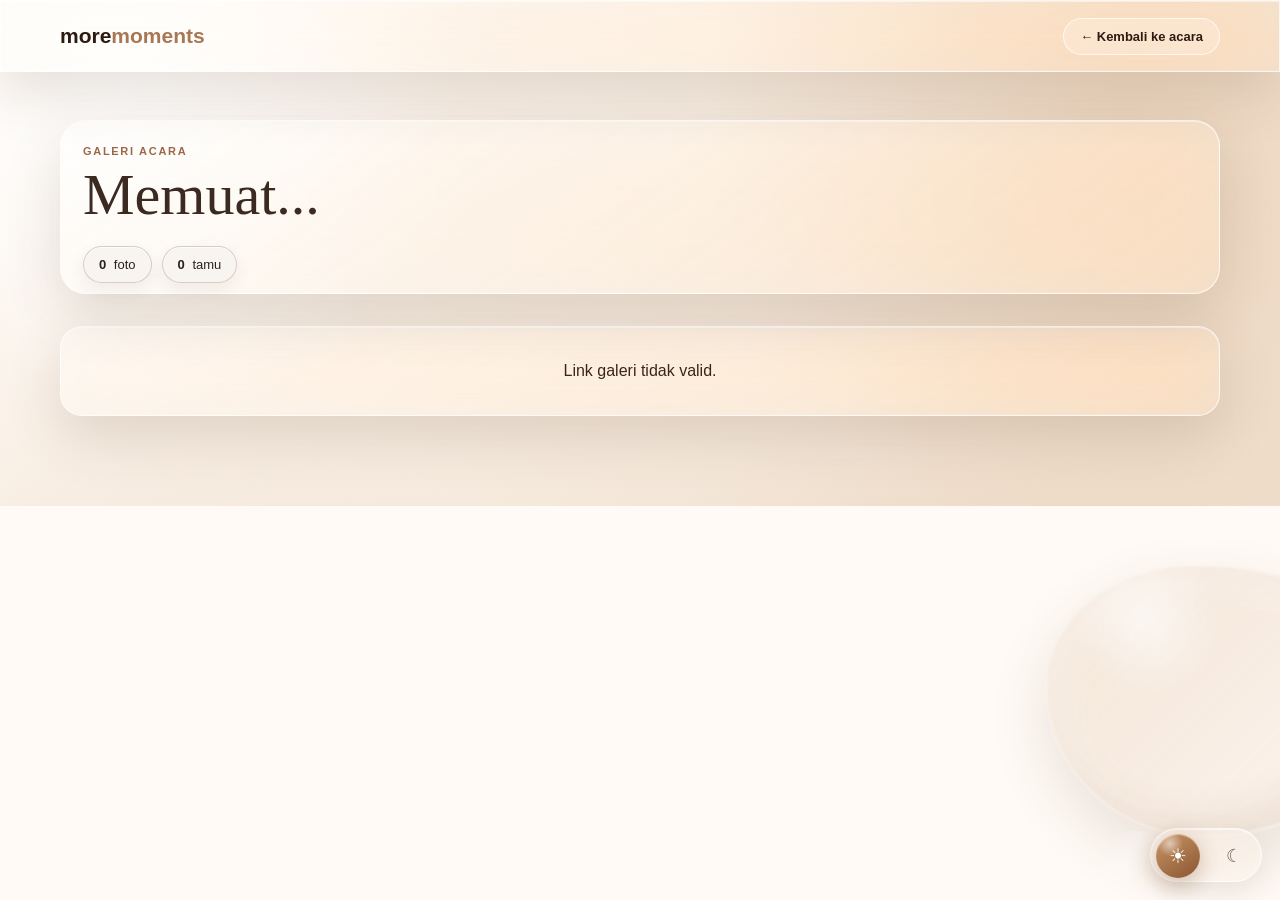
<file: gallery.html>
<!DOCTYPE html>
<html lang="id">
<head>
<meta charset="UTF-8">
<meta name="viewport" content="width=device-width, initial-scale=1.0">
<title>Galeri | MoreMoments</title>

<style>
*{
    margin:0;
    padding:0;
    box-sizing:border-box;
}

body{
    font-family:Arial,Helvetica,sans-serif;
    background:#f5f1ec;
    color:#25221f;
}

a{
    color:inherit;
    text-decoration:none;
}

.topbar{
    position:sticky;
    top:0;
    z-index:50;
    background:rgba(250,248,245,.92);
    border-bottom:1px solid #e7dfd7;
    backdrop-filter:blur(12px);
}

.topbar-inner{
    max-width:1200px;
    margin:auto;
    min-height:70px;
    padding:0 20px;
    display:flex;
    align-items:center;
    justify-content:space-between;
    gap:18px;
}

.logo{
    font-size:21px;
    font-weight:800;
}

.logo span{
    color:#a87854;
}

.back{
    padding:10px 16px;
    border:1px solid #ddd3ca;
    border-radius:999px;
    background:#fff;
    font-size:13px;
    font-weight:700;
}

.page{
    max-width:1200px;
    margin:auto;
    padding:48px 20px 90px;
}

.hero{
    margin-bottom:32px;
}

.eyebrow{
    color:#a87854;
    font-size:11px;
    font-weight:800;
    letter-spacing:1.7px;
    text-transform:uppercase;
    margin-bottom:8px;
}

.hero h1{
    font-family:Georgia,serif;
    font-size:clamp(34px,6vw,58px);
    font-weight:normal;
    line-height:1.05;
    margin-bottom:12px;
}

.meta{
    color:#766f68;
    font-size:14px;
    line-height:1.6;
}

.stats{
    display:flex;
    gap:10px;
    flex-wrap:wrap;
    margin-top:20px;
}

.stat{
    background:#fff;
    border:1px solid #e6ddd5;
    border-radius:999px;
    padding:10px 15px;
    font-size:13px;
}

.stat strong{
    margin-right:4px;
}

.loading,
.empty,
.error{
    background:#fff;
    border:1px solid #e6ddd5;
    border-radius:22px;
    padding:35px;
    text-align:center;
    color:#777;
}

.gallery{
    columns:4 250px;
    column-gap:15px;
}

.photo-card{
    display:block;
    width:100%;
    margin:0 0 15px;
    break-inside:avoid;
    border:0;
    padding:0;
    border-radius:18px;
    overflow:hidden;
    background:#ddd;
    cursor:pointer;
    position:relative;
    box-shadow:0 8px 25px rgba(59,45,35,.08);
}

.photo-card img{
    display:block;
    width:100%;
    height:auto;
    min-height:160px;
    object-fit:cover;
    transition:transform .25s ease;
}

.photo-card:hover img{
    transform:scale(1.02);
}

.caption{
    position:absolute;
    left:0;
    right:0;
    bottom:0;
    padding:35px 13px 12px;
    background:linear-gradient(transparent,rgba(0,0,0,.58));
    color:#fff;
    text-align:left;
    font-size:12px;
    opacity:0;
    transition:.2s;
}

.photo-card:hover .caption{
    opacity:1;
}


/* OWNER PHOTO MANAGEMENT */

.owner-tools{
    display:none;
    align-items:center;
    gap:10px;
    flex-wrap:wrap;
    margin:0 0 24px;
}

.owner-tools.show{
    display:flex;
}

.owner-note{
    width:100%;
    color:#766f68;
    font-size:12px;
    line-height:1.5;
    margin-bottom:2px;
}

.filter-tab{
    border:1px solid #ddd3ca;
    border-radius:999px;
    background:#fff;
    color:#4b4540;
    padding:10px 15px;
    font-size:12px;
    font-weight:800;
    cursor:pointer;
}

.filter-tab.active{
    background:#2d2926;
    border-color:#2d2926;
    color:#fff;
}

.photo-card.hidden-photo{
    opacity:.62;
}

.hidden-badge{
    position:absolute;
    top:12px;
    left:12px;
    z-index:3;
    padding:7px 10px;
    border-radius:999px;
    background:rgba(20,18,16,.78);
    color:#fff;
    font-size:10px;
    font-weight:800;
    backdrop-filter:blur(8px);
}

.manage-photo{
    position:absolute;
    top:10px;
    right:10px;
    z-index:4;
    min-width:42px;
    height:42px;
    padding:0 12px;
    border:0;
    border-radius:999px;
    background:rgba(20,18,16,.78);
    color:#fff;
    font-size:11px;
    font-weight:800;
    cursor:pointer;
    backdrop-filter:blur(8px);
    box-shadow:0 5px 16px rgba(0,0,0,.16);
}

.manage-photo:hover{
    background:#1d1a18;
}

.manage-photo:disabled{
    opacity:.6;
    cursor:not-allowed;
}

.owner-empty{
    column-span:all;
    background:#fff;
    border:1px solid #e6ddd5;
    border-radius:22px;
    padding:35px;
    text-align:center;
    color:#777;
}

.lightbox-manage{
    display:none;
    border:0;
    border-radius:999px;
    padding:10px 16px;
    background:#fff;
    color:#2d2926;
    font-size:12px;
    font-weight:800;
    cursor:pointer;
}

.lightbox-manage.show{
    display:inline-block;
}


/* LIGHTBOX */


.lightbox{
    position:fixed;
    inset:0;
    z-index:200;
    background:rgba(18,16,14,.94);
    display:none;
    align-items:center;
    justify-content:center;
    padding:20px;
}

.lightbox.open{
    display:flex;
}

.lightbox-content{
    width:min(100%,1100px);
    height:min(90vh,850px);
    display:flex;
    flex-direction:column;
    align-items:center;
    justify-content:center;
    gap:13px;
}

.lightbox img{
    max-width:100%;
    max-height:calc(90vh - 80px);
    object-fit:contain;
    border-radius:12px;
}

.lightbox-info{
    color:#fff;
    font-size:13px;
    text-align:center;
    opacity:.85;
}

.close{
    position:fixed;
    top:18px;
    right:18px;
    z-index:210;
    width:45px;
    height:45px;
    border:0;
    border-radius:50%;
    background:rgba(255,255,255,.14);
    color:#fff;
    font-size:26px;
    cursor:pointer;
}

@media(max-width:600px){
    .page{
        padding-top:30px;
    }

    .gallery{
        columns:2 140px;
        column-gap:9px;
    }

    .photo-card{
        margin-bottom:9px;
        border-radius:12px;
    }

    .caption{
        display:none;
    }

    .manage-photo{
        top:7px;
        right:7px;
        min-width:38px;
        height:38px;
        padding:0 10px;
        font-size:10px;
    }

    .hidden-badge{
        top:8px;
        left:8px;
    }
}
</style>
<script>
(function(){
  try{
    var t=localStorage.getItem("moremomentsTheme");
    if(!t && window.matchMedia && window.matchMedia("(prefers-color-scheme: dark)").matches){
      t="dark";
    }
    document.documentElement.setAttribute("data-theme",t||"light");
  }catch(e){
    document.documentElement.setAttribute("data-theme","light");
  }
})();
</script>
<link rel="stylesheet" href="brown-black-liquid-glass.css?v=7">

<style id="gallery-hero-glass-fix">
.page > .hero{
  position:relative !important;
  z-index:2 !important;
  overflow:visible !important;
  isolation:isolate !important;
  padding:24px 0 10px !important;
}

.page > .hero::before,
.page > .hero::after{
  display:none !important;
  content:none !important;
}

.page > .hero .eyebrow,
.page > .hero h1,
.page > .hero .meta,
.page > .hero .stats{
  position:relative !important;
  z-index:5 !important;
  opacity:1 !important;
}

html[data-theme="light"] .page > .hero .eyebrow{
  color:#9b6846 !important;
  -webkit-text-fill-color:#9b6846 !important;
}

html[data-theme="light"] .page > .hero h1{
  color:#3a2a21 !important;
  -webkit-text-fill-color:#3a2a21 !important;
  text-shadow:none !important;
}

html[data-theme="light"] .page > .hero .meta{
  color:#71645b !important;
  -webkit-text-fill-color:#71645b !important;
}

html[data-theme="dark"] .page > .hero .eyebrow{
  color:#d7aa83 !important;
  -webkit-text-fill-color:#d7aa83 !important;
}

html[data-theme="dark"] .page > .hero h1{
  color:#fff8f2 !important;
  -webkit-text-fill-color:#fff8f2 !important;
  text-shadow:0 2px 18px rgba(0,0,0,.20) !important;
}

html[data-theme="dark"] .page > .hero .meta{
  color:#d8c7ba !important;
  -webkit-text-fill-color:#d8c7ba !important;
}

.page > .hero .stat{
  background:#f8f5f1 !important;
  color:#2b211b !important;
  -webkit-text-fill-color:#2b211b !important;
  border:1px solid rgba(210,200,191,.88) !important;
  box-shadow:
    inset 0 1px 0 rgba(255,255,255,.75),
    0 7px 18px rgba(66,48,37,.07) !important;
}

.page > .hero .stat *,
.page > .hero .stat strong{
  color:#2b211b !important;
  -webkit-text-fill-color:#2b211b !important;
}

html.mm-theme-changing .page > .hero .eyebrow,
html.mm-theme-changing .page > .hero h1,
html.mm-theme-changing .page > .hero .meta{
  transition-property:
    background,
    border-color,
    box-shadow,
    transform,
    opacity !important;
}
</style>


<style id="gallery-hero-position-fix-v2">
.page > .hero{
  padding-left:22px !important;
  padding-right:22px !important;
}
@media(max-width:600px){
  .page > .hero{
    padding-left:14px !important;
    padding-right:14px !important;
  }
}
</style>


<style id="gallery-photo-loading-v1">
.photo-card{min-height:160px}
.photo-card::before{content:"";position:absolute;inset:0;z-index:0;background:linear-gradient(100deg,rgba(255,255,255,.10) 20%,rgba(255,255,255,.38) 40%,rgba(255,255,255,.10) 60%),#ded7d0;background-size:220% 100%;animation:mmPhotoSkeleton 1.25s linear infinite}
.photo-card.loaded::before{display:none}
.photo-card img{position:relative;z-index:1;opacity:0;transition:opacity .25s ease,transform .25s ease}
.photo-card.loaded img{opacity:1}
@keyframes mmPhotoSkeleton{to{background-position:-220% 0}}
html[data-theme="dark"] .photo-card::before{background:linear-gradient(100deg,rgba(255,255,255,.03) 20%,rgba(255,255,255,.10) 40%,rgba(255,255,255,.03) 60%),#2a2420;background-size:220% 100%}
</style>

</head>

<body>

<header class="topbar">
    <div class="topbar-inner">
        <a href="index.html" class="logo">
            more<span>moments</span>
        </a>

        <a href="#" class="back" id="backEvent">
            ← Kembali ke acara
        </a>
    </div>
</header>

<main class="page">
    <section class="hero">
        <div class="eyebrow">Galeri acara</div>
        <h1 id="eventName">Memuat...</h1>
        <div class="meta" id="eventMeta"></div>

        <div class="stats">
            <div class="stat">
                <strong id="photoCount">0</strong> foto
            </div>
            <div class="stat">
                <strong id="guestCount">0</strong> tamu
            </div>
        </div>
    </section>

    <div class="owner-tools" id="ownerTools">
        <div class="owner-note">
            Kelola foto acara. Foto yang disembunyikan tidak terlihat oleh tamu, tetapi file aslinya tetap tersimpan di penyimpanan.
        </div>

        <button class="filter-tab active" id="tabVisible" type="button">
            Foto tampil
        </button>

        <button class="filter-tab" id="tabHidden" type="button">
            Disembunyikan (<span id="hiddenCount">0</span>)
        </button>
    </div>

    <div class="loading" id="loading">
        Memuat foto...
    </div>

    <div class="gallery" id="gallery"></div>
</main>

<div class="lightbox" id="lightbox">
    <button class="close" id="closeLightbox" aria-label="Tutup">×</button>

    <div class="lightbox-content">
        <img id="lightboxImage" alt="Foto acara">
        <div class="lightbox-info" id="lightboxInfo"></div>
        <button class="lightbox-manage" id="lightboxManage" type="button"></button>
    </div>
</div>


<script>
const API_URL =
    "https://api.ege.my.id";

const TOKEN_KEY =
    "momentsAdminToken";

const token =
    localStorage.getItem(
        TOKEN_KEY
    );

const params =
    new URLSearchParams(
        window.location.search
    );

const slug =
    params.get("e");

const gallery =
    document.getElementById(
        "gallery"
    );

const loading =
    document.getElementById(
        "loading"
    );

const lightbox =
    document.getElementById(
        "lightbox"
    );

const lightboxImage =
    document.getElementById(
        "lightboxImage"
    );

const lightboxInfo =
    document.getElementById(
        "lightboxInfo"
    );

const lightboxManage =
    document.getElementById(
        "lightboxManage"
    );

const ownerTools =
    document.getElementById(
        "ownerTools"
    );

const tabVisible =
    document.getElementById(
        "tabVisible"
    );

const tabHidden =
    document.getElementById(
        "tabHidden"
    );

const hiddenCount =
    document.getElementById(
        "hiddenCount"
    );

let ownerView =
    false;

let allPhotos =
    [];

let currentTab =
    "visible";

let currentLightboxPhoto =
    null;

document.getElementById(
    "backEvent"
).href =
    "event.html?e=" +
    encodeURIComponent(
        slug || ""
    );

function formatDate(date){
    if(!date){
        return "";
    }

    const value =
        new Date(
            date +
            "T00:00:00"
        );

    return value.toLocaleDateString(
        "id-ID",
        {
            weekday:"long",
            day:"numeric",
            month:"long",
            year:"numeric"
        }
    );
}

function formatEventRange(
    startDate,
    endDate
){
    if(!startDate){
        return "";
    }

    const finalEndDate =
        endDate ||
        startDate;

    if(
        finalEndDate ===
        startDate
    ){
        return formatDate(
            startDate
        );
    }

    return (
        formatDate(
            startDate
        )
        +
        " – "
        +
        formatDate(
            finalEndDate
        )
    );
}

function formatPhotoTime(value){
    if(!value){
        return "";
    }

    const normalized =
        value.includes("T")
        ? value
        : value.replace(" ", "T") + "Z";

    const date =
        new Date(normalized);

    if(Number.isNaN(date.getTime())){
        return value;
    }

    return date.toLocaleString(
        "id-ID",
        {
            dateStyle:"medium",
            timeStyle:"short"
        }
    );
}

function showError(message){
    loading.style.display =
        "block";

    loading.className =
        "error";

    loading.textContent =
        message;
}

function updateStats(){
    const visiblePhotos =
        allPhotos.filter(
            photo =>
                !photo.isHidden
        );

    const hiddenPhotos =
        allPhotos.filter(
            photo =>
                photo.isHidden
        );

    document.getElementById(
        "photoCount"
    ).textContent =
        ownerView
        ? visiblePhotos.length
        : allPhotos.length;

    const guestNames =
        new Set(
            (
                ownerView
                ? visiblePhotos
                : allPhotos
            )
            .map(
                photo =>
                    String(
                        photo.guestName ||
                        ""
                    ).trim()
            )
            .filter(Boolean)
        );

    document.getElementById(
        "guestCount"
    ).textContent =
        guestNames.size;

    hiddenCount.textContent =
        hiddenPhotos.length;
}

function getDisplayedPhotos(){
    if(!ownerView){
        return allPhotos;
    }

    if(
        currentTab ===
        "hidden"
    ){
        return allPhotos.filter(
            photo =>
                photo.isHidden
        );
    }

    return allPhotos.filter(
        photo =>
            !photo.isHidden
    );
}

function openPhoto(photo){
    currentLightboxPhoto =
        photo;

    lightboxImage.src =
        photo.url;

    lightboxInfo.textContent =
        "📷 " +
        photo.guestName +
        (
            photo.createdAt
            ? " • " + formatPhotoTime(photo.createdAt)
            : ""
        );

    if(ownerView){
        lightboxManage.classList.add(
            "show"
        );

        lightboxManage.textContent =
            photo.isHidden
            ? "👁 Tampilkan kembali"
            : "🙈 Sembunyikan dari galeri";
    }else{
        lightboxManage.classList.remove(
            "show"
        );
    }

    lightbox.classList.add(
        "open"
    );

    document.body.style.overflow =
        "hidden";
}

function closePhoto(){
    lightbox.classList.remove(
        "open"
    );

    lightboxImage.src =
        "";

    currentLightboxPhoto =
        null;

    document.body.style.overflow =
        "";
}

async function setPhotoVisibility(
    photo,
    isHidden,
    button = null
){
    if(
        !ownerView ||
        !token
    ){
        return;
    }

    if(button){
        button.disabled =
            true;
    }

    try{
        const response =
            await fetch(
                API_URL +
                "/api/photos/visibility",
                {
                    method:"POST",
                    headers:{
                        "Content-Type":
                            "application/json",
                        "Authorization":
                            "Bearer " +
                            token
                    },
                    body:
                        JSON.stringify({
                            photoId:
                                photo.id,
                            isHidden
                        })
                }
            );

        const data =
            await response.json();

        if(
            !response.ok ||
            !data.success
        ){
            throw new Error(
                data.error ||
                "Status foto gagal diubah."
            );
        }

        photo.isHidden =
            Boolean(
                data.photo?.isHidden
            );

        updateStats();
        renderGallery();

        if(
            currentLightboxPhoto &&
            currentLightboxPhoto.id ===
            photo.id
        ){
            closePhoto();
        }

    }catch(error){
        alert(
            error.message ||
            "Status foto gagal diubah."
        );
    }finally{
        if(button){
            button.disabled =
                false;
        }
    }
}

function createPhotoCard(photo){
    const card =
        document.createElement(
            "div"
        );

    card.className =
        "photo-card";

    if(photo.isHidden){
        card.classList.add(
            "hidden-photo"
        );
    }

    const img =
        document.createElement(
            "img"
        );

    img.src =
        photo.url;

    img.alt =
        "Foto oleh " +
        photo.guestName;

    img.loading =
        "lazy";

    img.decoding =
        "async";

    img.addEventListener(
        "load",
        () => card.classList.add(
            "loaded"
        ),
        { once:true }
    );

    img.addEventListener(
        "error",
        () => card.classList.add(
            "loaded"
        ),
        { once:true }
    );

    if(
        photo.width &&
        photo.height
    ){
        img.width =
            photo.width;

        img.height =
            photo.height;
    }

    img.addEventListener(
        "click",
        () => openPhoto(photo)
    );

    const caption =
        document.createElement(
            "div"
        );

    caption.className =
        "caption";

    caption.textContent =
        photo.guestName;

    card.appendChild(img);
    card.appendChild(caption);

    if(
        ownerView &&
        photo.isHidden
    ){
        const badge =
            document.createElement(
                "div"
            );

        badge.className =
            "hidden-badge";

        badge.textContent =
            "Disembunyikan";

        card.appendChild(
            badge
        );
    }

    if(ownerView){
        const manageButton =
            document.createElement(
                "button"
            );

        manageButton.className =
            "manage-photo";

        manageButton.type =
            "button";

        manageButton.textContent =
            photo.isHidden
            ? "👁 Tampilkan"
            : "🙈 Sembunyikan";

        manageButton.addEventListener(
            "click",
            async event => {
                event.stopPropagation();

                const nextHidden =
                    !photo.isHidden;

                if(nextHidden){
                    const confirmed =
                        confirm(
                            "Sembunyikan foto ini dari galeri tamu?\n\nFile aslinya tetap tersimpan di Google Drive/R2."
                        );

                    if(!confirmed){
                        return;
                    }
                }

                await setPhotoVisibility(
                    photo,
                    nextHidden,
                    manageButton
                );
            }
        );

        card.appendChild(
            manageButton
        );
    }

    return card;
}

function renderGallery(){
    gallery.innerHTML =
        "";

    const displayedPhotos =
        getDisplayedPhotos();

    loading.style.display =
        "none";

    if(
        displayedPhotos.length ===
        0
    ){
        const empty =
            document.createElement(
                "div"
            );

        empty.className =
            "owner-empty";

        if(
            ownerView &&
            currentTab ===
            "hidden"
        ){
            empty.textContent =
                "Belum ada foto yang disembunyikan.";
        }else{
            empty.textContent =
                "Belum ada foto di acara ini.";
        }

        gallery.appendChild(
            empty
        );

        return;
    }

    displayedPhotos.forEach(
        photo => {
            gallery.appendChild(
                createPhotoCard(
                    photo
                )
            );
        }
    );
}

function setTab(tab){
    currentTab =
        tab;

    tabVisible.classList.toggle(
        "active",
        tab === "visible"
    );

    tabHidden.classList.toggle(
        "active",
        tab === "hidden"
    );

    renderGallery();
}

tabVisible.addEventListener(
    "click",
    () => setTab("visible")
);

tabHidden.addEventListener(
    "click",
    () => setTab("hidden")
);

document
    .getElementById(
        "closeLightbox"
    )
    .addEventListener(
        "click",
        closePhoto
    );

lightbox.addEventListener(
    "click",
    function(event){
        if(
            event.target ===
            lightbox
        ){
            closePhoto();
        }
    }
);

document.addEventListener(
    "keydown",
    function(event){
        if(
            event.key ===
            "Escape"
        ){
            closePhoto();
        }
    }
);

lightboxManage.addEventListener(
    "click",
    async function(){
        if(
            !currentLightboxPhoto
        ){
            return;
        }

        const photo =
            currentLightboxPhoto;

        const nextHidden =
            !photo.isHidden;

        if(nextHidden){
            const confirmed =
                confirm(
                    "Sembunyikan foto ini dari galeri tamu?\n\nFile aslinya tetap tersimpan di Google Drive/R2."
                );

            if(!confirmed){
                return;
            }
        }

        await setPhotoVisibility(
            photo,
            nextHidden,
            lightboxManage
        );
    }
);

async function loadGallery(){
    if(!slug){
        showError(
            "Link galeri tidak valid."
        );
        return;
    }

    try{
        const headers = {};

        if(token){
            headers["Authorization"] =
                "Bearer " +
                token;
        }

        const response =
            await fetch(
                API_URL +
                "/api/gallery/" +
                encodeURIComponent(slug),
                {
                    headers,
                    cache:"no-store"
                }
            );

        const data =
            await response.json();

        if(
            !response.ok ||
            !data.success
        ){
            throw new Error(
                data.error ||
                "Galeri tidak dapat dimuat."
            );
        }

        ownerView =
            Boolean(
                data.ownerView
            );

        allPhotos =
            (
                data.photos ||
                []
            ).map(
                photo => ({
                    ...photo,
                    isHidden:
                        Boolean(
                            photo.isHidden
                        )
                })
            );

        document.getElementById(
            "eventName"
        ).textContent =
            data.event.name;

        data.event.endDate =
            data.event.endDate ||
            data.event.end_date ||
            data.event.eventDate;

        document.getElementById(
            "eventMeta"
        ).textContent =
            [
                data.event.eventType,
                formatEventRange(
                    data.event.eventDate,
                    data.event.endDate
                )
            ]
            .filter(Boolean)
            .join(" • ");

        document.title =
            "Galeri " +
            data.event.name +
            " | MoreMoments";

        if(ownerView){
            ownerTools.classList.add(
                "show"
            );
        }else{
            ownerTools.classList.remove(
                "show"
            );
        }

        updateStats();
        renderGallery();

    }catch(error){
        console.error(error);

        showError(
            error.message ||
            "Galeri tidak dapat dimuat."
        );
    }
}

loadGallery();
</script>


<script src="theme-toggle.js?v=1"></script>
</body>
</html>
</file>
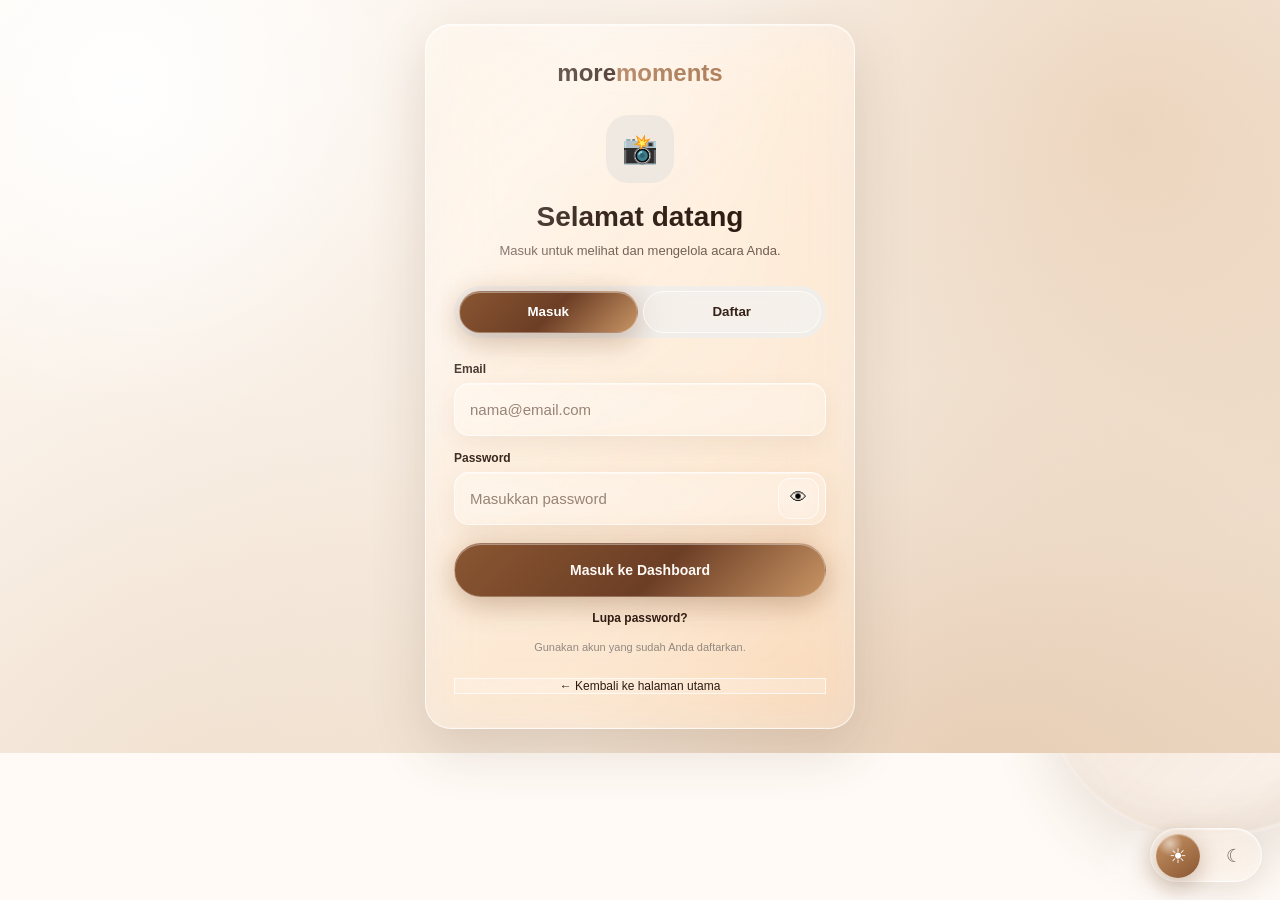
<file: login.html>
<!DOCTYPE html>
<html lang="id">
<head>
<meta charset="UTF-8">

<meta
  name="viewport"
  content="width=device-width, initial-scale=1.0"
>

<title>Masuk | MoreMoments</title>

<style>
*{
  margin:0;
  padding:0;
  box-sizing:border-box;
}

body{
  min-height:100vh;
  display:flex;
  align-items:center;
  justify-content:center;
  padding:24px;
  background:#eee7df;
  font-family:Arial,Helvetica,sans-serif;
  color:#29251f;
}

.card{
  width:100%;
  max-width:430px;
  padding:34px 28px;
  background:#fff;
  border-radius:30px;
  box-shadow:0 30px 80px rgba(60,45,34,.14);
}

.logo{
  text-align:center;
  font-size:24px;
  font-weight:800;
  margin-bottom:28px;
}

.logo span{
  color:#ad7c58;
}

.icon{
  width:68px;
  height:68px;
  margin:0 auto 18px;
  display:flex;
  align-items:center;
  justify-content:center;
  border-radius:22px;
  background:#eee7df;
  font-size:29px;
}

h1{
  text-align:center;
  font-size:28px;
  margin-bottom:8px;
}

.subtitle{
  max-width:330px;
  margin:0 auto 24px;
  text-align:center;
  color:#7c746d;
  font-size:13px;
  line-height:1.6;
}

/* TAB */

.tabs{
  display:grid;
  grid-template-columns:1fr 1fr;
  gap:5px;
  margin-bottom:24px;
  padding:5px;
  background:#f1ede9;
  border-radius:999px;
}

.tab{
  height:42px;
  border:0;
  border-radius:999px;
  background:transparent;
  color:#736c66;
  font-weight:700;
  cursor:pointer;
}

.tab.active{
  background:#fff;
  color:#29251f;
  box-shadow:0 3px 10px rgba(40,30,20,.08);
}

/* FORM */

.form{
  display:none;
}

.form.active{
  display:block;
}

.field{
  margin-bottom:15px;
}

label{
  display:block;
  margin-bottom:7px;
  font-size:12px;
  font-weight:700;
}

.input-wrap{
  position:relative;
}

input{
  width:100%;
  height:53px;
  padding:0 15px;
  border:1px solid #ded5ce;
  border-radius:15px;
  outline:none;
  background:#fff;
  color:#29251f;
  font-size:15px;
}

input.password{
  padding-right:52px;
}

input:focus{
  border-color:#9b7255;
  box-shadow:0 0 0 3px rgba(155,114,85,.10);
}

.show-password{
  position:absolute;
  right:7px;
  top:6px;
  width:41px;
  height:41px;
  border:0;
  border-radius:12px;
  background:transparent;
  cursor:pointer;
  font-size:17px;
}

.main-button{
  width:100%;
  min-height:54px;
  margin-top:3px;
  border:0;
  border-radius:999px;
  background:#29251f;
  color:#fff;
  font-size:14px;
  font-weight:700;
  cursor:pointer;
}

.main-button:disabled{
  opacity:.55;
  cursor:not-allowed;
}

.info{
  margin-top:14px;
  color:#918981;
  text-align:center;
  font-size:11px;
  line-height:1.5;
}

.email-note{
  margin-top:7px;
  color:#918981;
  font-size:11px;
  line-height:1.5;
}

/* FORGOT PASSWORD */

.forgot-small{
  display:block;
  width:max-content;
  margin:14px auto 0;
  color:#72533e;
  text-decoration:none;
  font-size:12px;
  font-weight:700;
}

.forgot-small:hover{
  text-decoration:underline;
}

.recovery-help{
  display:none;
  margin-top:17px;
  padding:15px;
  border:1px solid #e4d6c9;
  background:#faf5f0;
  border-radius:16px;
}

.recovery-help.show{
  display:block;
}

.recovery-title{
  font-size:13px;
  font-weight:800;
  margin-bottom:5px;
}

.recovery-text{
  font-size:11px;
  line-height:1.5;
  color:#756d66;
}

.recovery-button{
  display:flex;
  align-items:center;
  justify-content:center;
  min-height:43px;
  margin-top:12px;
  border-radius:999px;
  background:#29251f;
  color:white;
  text-decoration:none;
  font-size:12px;
  font-weight:700;
}

/* MESSAGE */

.message{
  display:none;
  margin-top:16px;
  padding:13px 14px;
  border-radius:13px;
  font-size:12px;
  line-height:1.5;
}

.message.error{
  display:block;
  border:1px solid #efcccc;
  background:#fff2f2;
  color:#9b4242;
}

.message.success{
  display:block;
  border:1px solid #cce4d0;
  background:#f0faf2;
  color:#357044;
}

.back{
  display:block;
  margin-top:23px;
  text-align:center;
  color:#89817b;
  text-decoration:none;
  font-size:12px;
}

/* EMAIL CONFIRM MODAL */

.modal-backdrop{
  position:fixed;
  inset:0;
  z-index:1000;
  display:none;
  align-items:center;
  justify-content:center;
  padding:20px;
  background:rgba(30,25,21,.55);
  backdrop-filter:blur(5px);
}

.modal-backdrop.show{
  display:flex;
}

.modal{
  width:100%;
  max-width:420px;
  background:#fff;
  border-radius:24px;
  padding:27px;
  box-shadow:0 30px 90px rgba(0,0,0,.25);
}

.modal-icon{
  width:56px;
  height:56px;
  margin:0 auto 16px;
  display:flex;
  align-items:center;
  justify-content:center;
  border-radius:18px;
  background:#f2ebe5;
  font-size:25px;
}

.modal h2{
  text-align:center;
  font-size:22px;
  margin-bottom:8px;
}

.modal-text{
  text-align:center;
  color:#746b64;
  font-size:12px;
  line-height:1.6;
}

.email-preview{
  margin:18px 0;
  padding:14px;
  border-radius:14px;
  background:#f5f1ed;
  text-align:center;
  font-size:14px;
  font-weight:800;
  word-break:break-word;
}

.modal-warning{
  padding:12px 13px;
  border-radius:13px;
  background:#fff7e7;
  border:1px solid #eeddb6;
  color:#77591b;
  font-size:11px;
  line-height:1.5;
}

.modal-actions{
  display:grid;
  grid-template-columns:1fr 1fr;
  gap:9px;
  margin-top:18px;
}

.modal-button{
  min-height:48px;
  border-radius:999px;
  border:0;
  cursor:pointer;
  font-size:12px;
  font-weight:800;
}

.modal-button.secondary{
  background:#f1ece7;
  color:#332d28;
}

.modal-button.primary{
  background:#29251f;
  color:#fff;
}

.modal-button:disabled{
  opacity:.55;
  cursor:not-allowed;
}

@media(max-width:480px){
  body{
    padding:15px;
  }

  .card{
    padding:30px 20px;
  }

  .modal{
    padding:23px 18px;
  }

  .modal-actions{
    grid-template-columns:1fr;
  }
}
</style>
<script>
(function(){
  try{
    var t=localStorage.getItem("moremomentsTheme");
    if(!t && window.matchMedia && window.matchMedia("(prefers-color-scheme: dark)").matches){
      t="dark";
    }
    document.documentElement.setAttribute("data-theme",t||"light");
  }catch(e){
    document.documentElement.setAttribute("data-theme","light");
  }
})();
</script>
<link rel="stylesheet" href="brown-black-liquid-glass.css?v=7">
</head>

<body>

<div class="card">

  <div class="logo">
    more<span>moments</span>
  </div>

  <div class="icon">
    📸
  </div>

  <h1 id="title">
    Selamat datang
  </h1>

  <div
    class="subtitle"
    id="subtitle"
  >
    Masuk untuk melihat dan
    mengelola acara Anda.
  </div>

  <div class="tabs">

    <button
      type="button"
      class="tab active"
      id="loginTab"
    >
      Masuk
    </button>

    <button
      type="button"
      class="tab"
      id="registerTab"
    >
      Daftar
    </button>

  </div>


  <!-- LOGIN -->

  <form
    class="form active"
    id="loginForm"
  >

    <div class="field">

      <label>
        Email
      </label>

      <input
        type="email"
        id="loginEmail"
        placeholder="nama@email.com"
        autocomplete="email"
        required
      >

    </div>


    <div class="field">

      <label>
        Password
      </label>

      <div class="input-wrap">

        <input
          type="password"
          class="password"
          id="loginPassword"
          placeholder="Masukkan password"
          autocomplete="current-password"
          required
        >

        <button
          type="button"
          class="show-password"
          data-target="loginPassword"
        >
          👁
        </button>

      </div>

    </div>


    <button
      type="submit"
      class="main-button"
      id="loginButton"
    >
      Masuk ke Dashboard
    </button>


    <a
      href="forgot-password.html"
      class="forgot-small"
    >
      Lupa password?
    </a>


    <div
      id="recoveryHelp"
      class="recovery-help"
    >

      <div class="recovery-title">
        Kesulitan masuk?
      </div>

      <div class="recovery-text">
        Password sudah beberapa kali salah.
        Anda dapat reset lewat email atau
        mengajukan reset ke superadmin.
      </div>

      <a
        href="forgot-password.html"
        class="recovery-button"
      >
        Pulihkan Akun
      </a>

    </div>


    <div class="info">
      Gunakan akun yang sudah
      Anda daftarkan.
    </div>

  </form>


  <!-- REGISTER -->

  <form
    class="form"
    id="registerForm"
  >

    <div class="field">

      <label>
        Nama
      </label>

      <input
        type="text"
        id="registerName"
        placeholder="Nama Anda"
        autocomplete="name"
        maxlength="80"
        required
      >

    </div>


    <div class="field">

      <label>
        Email
      </label>

      <input
        type="email"
        id="registerEmail"
        placeholder="nama@email.com"
        autocomplete="email"
        required
      >

      <div class="email-note">
        Gunakan email yang benar dan masih
        bisa Anda akses untuk pemulihan akun.
      </div>

    </div>


    <div class="field">

      <label>
        Password
      </label>

      <div class="input-wrap">

        <input
          type="password"
          class="password"
          id="registerPassword"
          placeholder="Minimal 8 karakter"
          autocomplete="new-password"
          minlength="8"
          required
        >

        <button
          type="button"
          class="show-password"
          data-target="registerPassword"
        >
          👁
        </button>

      </div>

    </div>


    <div class="field">

      <label>
        Ulangi Password
      </label>

      <div class="input-wrap">

        <input
          type="password"
          class="password"
          id="registerPassword2"
          placeholder="Ketik lagi password"
          autocomplete="new-password"
          minlength="8"
          required
        >

        <button
          type="button"
          class="show-password"
          data-target="registerPassword2"
        >
          👁
        </button>

      </div>

    </div>


    <button
      type="submit"
      class="main-button"
      id="registerButton"
    >
      Buat Akun
    </button>


    <div class="info">
      Sebelum akun dibuat, kami akan meminta
      Anda memastikan email sudah benar.
    </div>

  </form>


  <div
    id="message"
    class="message"
  ></div>


  <a
    href="index.html"
    class="back"
  >
    ← Kembali ke halaman utama
  </a>

</div>


<!-- EMAIL CONFIRMATION -->

<div
  id="emailModal"
  class="modal-backdrop"
>

  <div class="modal">

    <div class="modal-icon">
      ✉️
    </div>

    <h2>
      Email Anda sudah benar?
    </h2>

    <div class="modal-text">
      Pastikan alamat email di bawah benar.
      Email ini digunakan untuk login dan
      pemulihan password.
    </div>

    <div
      id="emailPreview"
      class="email-preview"
    ></div>

    <div class="modal-warning">
      Jika email salah atau tidak dapat Anda
      akses, reset password melalui email
      nantinya tidak akan sampai.
    </div>

    <div class="modal-actions">

      <button
        type="button"
        class="modal-button secondary"
        id="changeEmailButton"
      >
        Ubah Email
      </button>

      <button
        type="button"
        class="modal-button primary"
        id="confirmEmailButton"
      >
        Ya, Email Sudah Benar
      </button>

    </div>

  </div>

</div>


<script>

const API_URL =
  "https://api.ege.my.id";

const TOKEN_KEY =
  "momentsAdminToken";

const USER_KEY =
  "momentsUser";

const FAIL_KEY =
  "momentsLoginFailCount";


const loginTab =
  document.getElementById(
    "loginTab"
  );

const registerTab =
  document.getElementById(
    "registerTab"
  );

const loginForm =
  document.getElementById(
    "loginForm"
  );

const registerForm =
  document.getElementById(
    "registerForm"
  );

const message =
  document.getElementById(
    "message"
  );

const title =
  document.getElementById(
    "title"
  );

const subtitle =
  document.getElementById(
    "subtitle"
  );

const recoveryHelp =
  document.getElementById(
    "recoveryHelp"
  );

const emailModal =
  document.getElementById(
    "emailModal"
  );

const emailPreview =
  document.getElementById(
    "emailPreview"
  );

const confirmEmailButton =
  document.getElementById(
    "confirmEmailButton"
  );

const changeEmailButton =
  document.getElementById(
    "changeEmailButton"
  );


let pendingRegistration = null;


/* MESSAGE */

function showMessage(
  text,
  type = "error"
){
  message.className =
    "message " + type;

  message.textContent =
    text;
}


function clearMessage(){
  message.className =
    "message";

  message.textContent =
    "";
}


/* LOGIN FAILURE */

function getFailCount(){

  return Number(
    localStorage.getItem(
      FAIL_KEY
    ) || 0
  );
}


function updateRecoveryHelp(){

  if(
    getFailCount() >= 3
  ){
    recoveryHelp.classList.add(
      "show"
    );
  }
  else{
    recoveryHelp.classList.remove(
      "show"
    );
  }
}


function addLoginFailure(){

  const count =
    getFailCount() + 1;

  localStorage.setItem(
    FAIL_KEY,
    String(count)
  );

  updateRecoveryHelp();
}


function clearLoginFailures(){

  localStorage.removeItem(
    FAIL_KEY
  );

  updateRecoveryHelp();
}


/* TABS */

function showLogin(){

  clearMessage();

  loginTab.classList.add(
    "active"
  );

  registerTab.classList.remove(
    "active"
  );

  loginForm.classList.add(
    "active"
  );

  registerForm.classList.remove(
    "active"
  );

  title.textContent =
    "Selamat datang";

  subtitle.textContent =
    "Masuk untuk melihat dan mengelola acara Anda.";

  updateRecoveryHelp();
}


function showRegister(){

  clearMessage();

  registerTab.classList.add(
    "active"
  );

  loginTab.classList.remove(
    "active"
  );

  registerForm.classList.add(
    "active"
  );

  loginForm.classList.remove(
    "active"
  );

  title.textContent =
    "Buat akun";

  subtitle.textContent =
    "Daftar untuk membuat event dan menyimpan momen Anda.";
}


loginTab.addEventListener(
  "click",
  showLogin
);

registerTab.addEventListener(
  "click",
  showRegister
);


/* SHOW PASSWORD */

document
.querySelectorAll(
  ".show-password"
)
.forEach(
  function(button){

    button.addEventListener(
      "click",
      function(){

        const target =
          document.getElementById(
            button.dataset.target
          );

        if(
          target.type ===
          "password"
        ){
          target.type =
            "text";

          button.textContent =
            "🙈";
        }
        else{
          target.type =
            "password";

          button.textContent =
            "👁";
        }

      }
    );

  }
);


/* SESSION */

function saveSession(
  token,
  user
){

  localStorage.setItem(
    TOKEN_KEY,
    token
  );

  localStorage.setItem(
    USER_KEY,
    JSON.stringify(user)
  );
}


async function checkSession(){

  const token =
    localStorage.getItem(
      TOKEN_KEY
    );

  if(!token){
    return;
  }

  try{

    const response =
      await fetch(
        API_URL +
        "/api/auth/me",
        {
          headers:{
            "Authorization":
              "Bearer " +
              token
          }
        }
      );

    const data =
      await response.json();

    if(
      response.ok &&
      data.success
    ){

      localStorage.setItem(
        USER_KEY,
        JSON.stringify(
          data.user
        )
      );

      window.location.href =
        "dashboard.html";

      return;
    }

    localStorage.removeItem(
      TOKEN_KEY
    );

    localStorage.removeItem(
      USER_KEY
    );

  }
  catch(error){

    console.error(error);

  }
}


/* LOGIN */

loginForm.addEventListener(
  "submit",
  async function(e){

    e.preventDefault();

    clearMessage();

    const button =
      document.getElementById(
        "loginButton"
      );

    button.disabled =
      true;

    button.textContent =
      "Memeriksa...";

    try{

      const response =
        await fetch(
          API_URL +
          "/api/auth/login",
          {
            method:"POST",

            headers:{
              "Content-Type":
                "application/json"
            },

            body:
              JSON.stringify({

                email:
                  document
                  .getElementById(
                    "loginEmail"
                  )
                  .value
                  .trim(),

                password:
                  document
                  .getElementById(
                    "loginPassword"
                  )
                  .value

              })
          }
        );

      const data =
        await response.json();

      if(
        !response.ok ||
        !data.success
      ){

        addLoginFailure();

        throw new Error(
          data.error ||
          "Email atau password salah."
        );
      }

      clearLoginFailures();

      saveSession(
        data.token,
        data.user
      );

      showMessage(
        "Login berhasil. Membuka dashboard...",
        "success"
      );

      setTimeout(
        function(){

          window.location.href =
            "dashboard.html";

        },
        500
      );

    }
    catch(error){

      showMessage(
        error.message ||
        "Login gagal."
      );

    }
    finally{

      button.disabled =
        false;

      button.textContent =
        "Masuk ke Dashboard";
    }

  }
);


/* REGISTER - STEP 1 */

registerForm.addEventListener(
  "submit",
  function(e){

    e.preventDefault();

    clearMessage();

    const name =
      document
      .getElementById(
        "registerName"
      )
      .value
      .trim();

    const email =
      document
      .getElementById(
        "registerEmail"
      )
      .value
      .trim()
      .toLowerCase();

    const password =
      document
      .getElementById(
        "registerPassword"
      )
      .value;

    const password2 =
      document
      .getElementById(
        "registerPassword2"
      )
      .value;


    if(
      password !==
      password2
    ){

      showMessage(
        "Konfirmasi password tidak sama."
      );

      return;
    }


    if(
      password.length < 8
    ){

      showMessage(
        "Password minimal 8 karakter."
      );

      return;
    }


    pendingRegistration = {
      name,
      email,
      password
    };


    emailPreview.textContent =
      email;


    emailModal.classList.add(
      "show"
    );

  }
);


/* CHANGE EMAIL */

changeEmailButton.addEventListener(
  "click",
  function(){

    emailModal.classList.remove(
      "show"
    );

    document
      .getElementById(
        "registerEmail"
      )
      .focus();

  }
);


/* REGISTER - CONFIRMED */

confirmEmailButton.addEventListener(
  "click",
  async function(){

    if(!pendingRegistration){
      return;
    }


    confirmEmailButton.disabled =
      true;

    changeEmailButton.disabled =
      true;

    confirmEmailButton.textContent =
      "Membuat akun...";


    try{

      const response =
        await fetch(
          API_URL +
          "/api/auth/register",
          {
            method:"POST",

            headers:{
              "Content-Type":
                "application/json"
            },

            body:
              JSON.stringify(
                pendingRegistration
              )
          }
        );


      const data =
        await response.json();


      if(
        !response.ok ||
        !data.success
      ){

        throw new Error(
          data.error ||
          "Gagal membuat akun."
        );
      }


      emailModal.classList.remove(
        "show"
      );


      saveSession(
        data.token,
        data.user
      );


      showMessage(
        "Akun berhasil dibuat. Membuka dashboard...",
        "success"
      );


      setTimeout(
        function(){

          window.location.href =
            "dashboard.html";

        },
        600
      );

    }
    catch(error){

      emailModal.classList.remove(
        "show"
      );

      showMessage(
        error.message ||
        "Gagal membuat akun."
      );

    }
    finally{

      confirmEmailButton.disabled =
        false;

      changeEmailButton.disabled =
        false;

      confirmEmailButton.textContent =
        "Ya, Email Sudah Benar";

    }

  }
);


/* CLOSE MODAL WHEN CLICK OUTSIDE */

emailModal.addEventListener(
  "click",
  function(event){

    if(
      event.target ===
      emailModal
    ){

      emailModal.classList.remove(
        "show"
      );

    }

  }
);


/* START */

updateRecoveryHelp();
checkSession();

</script>

<script src="theme-toggle.js?v=1"></script>
</body>
</html>
</file>
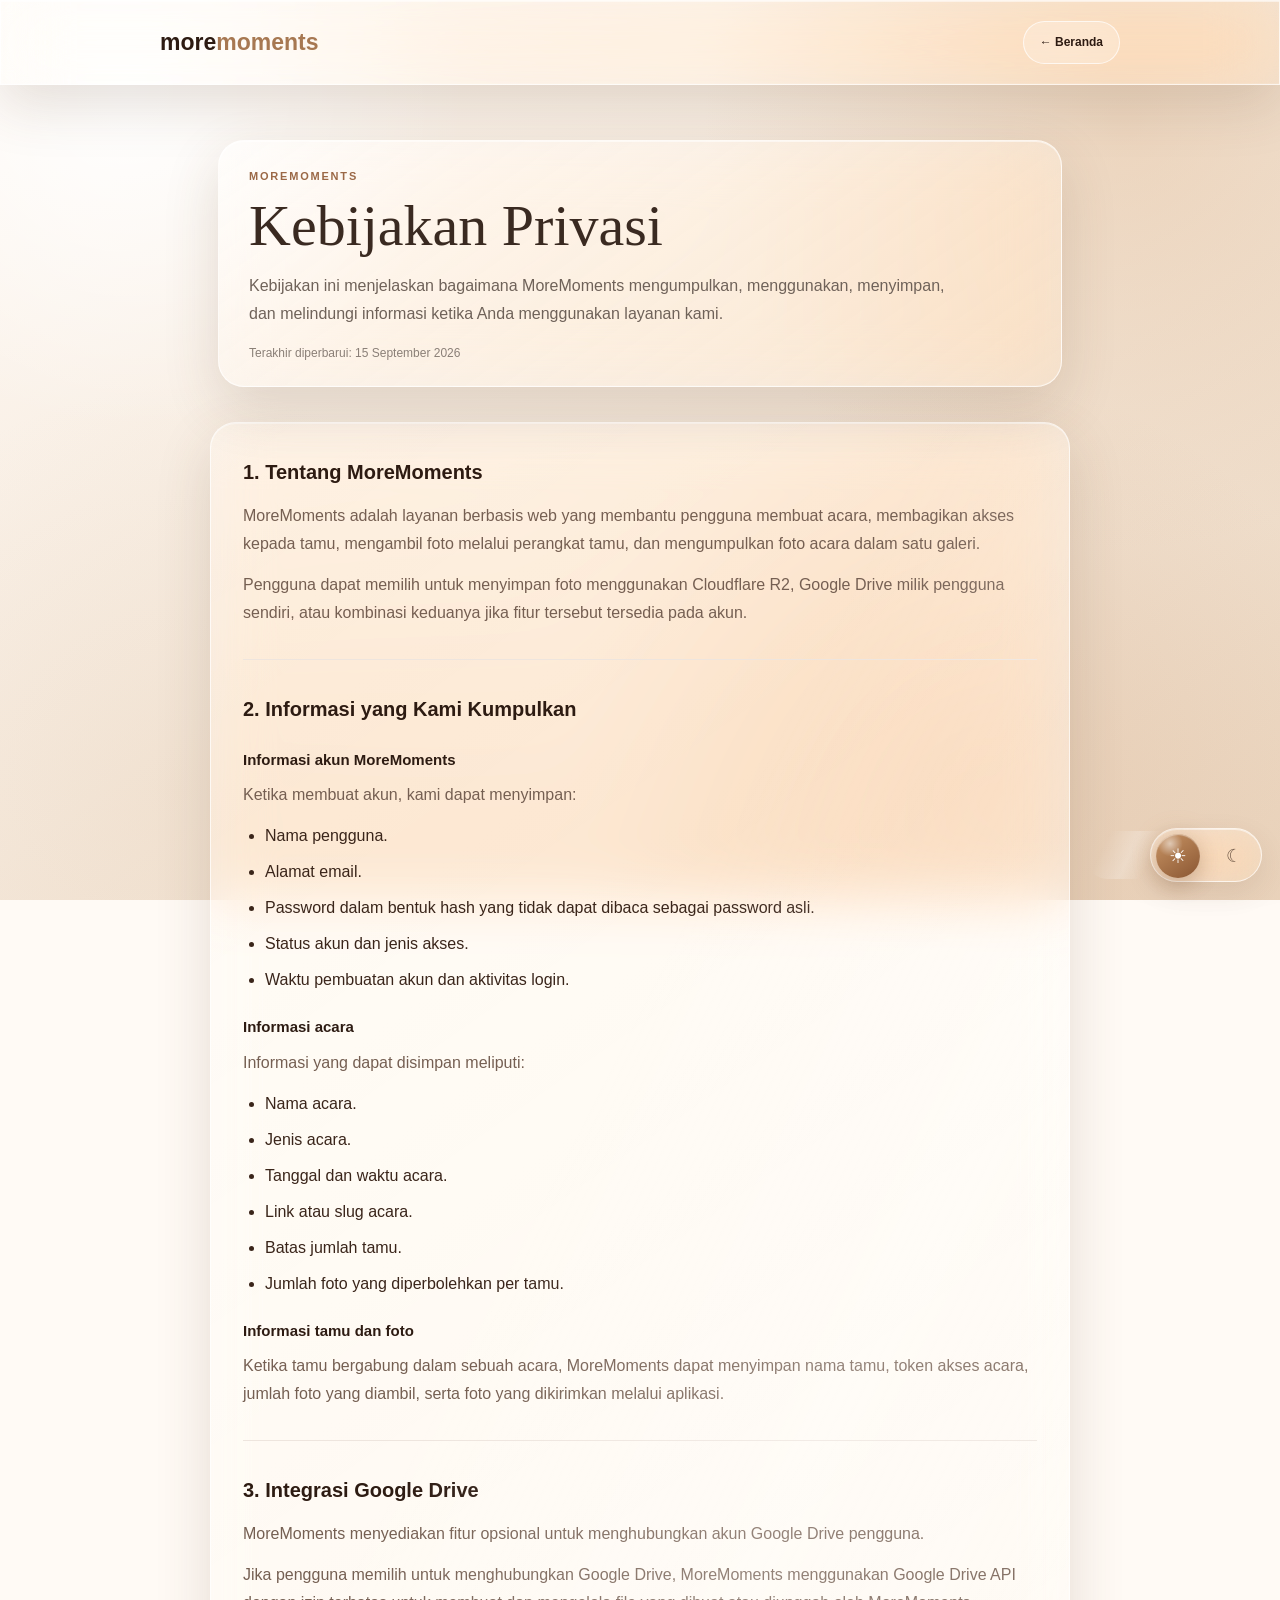
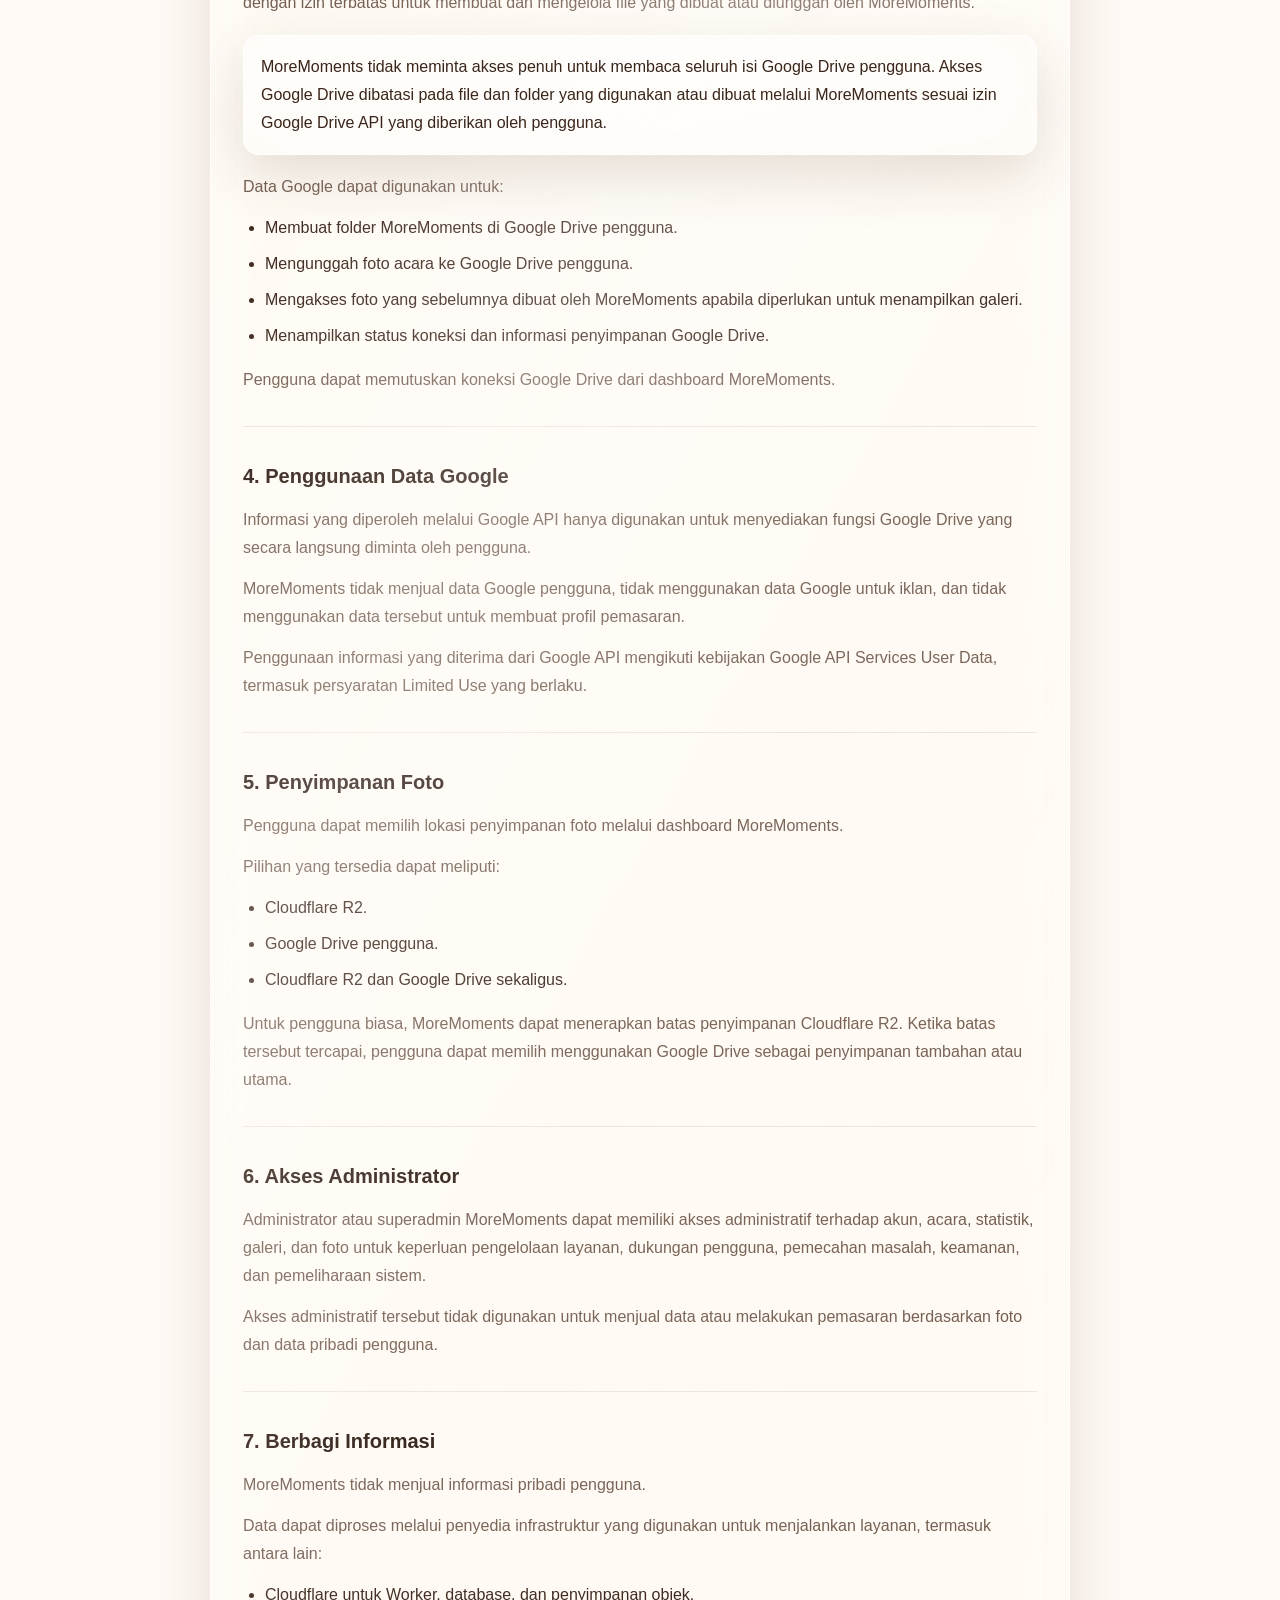
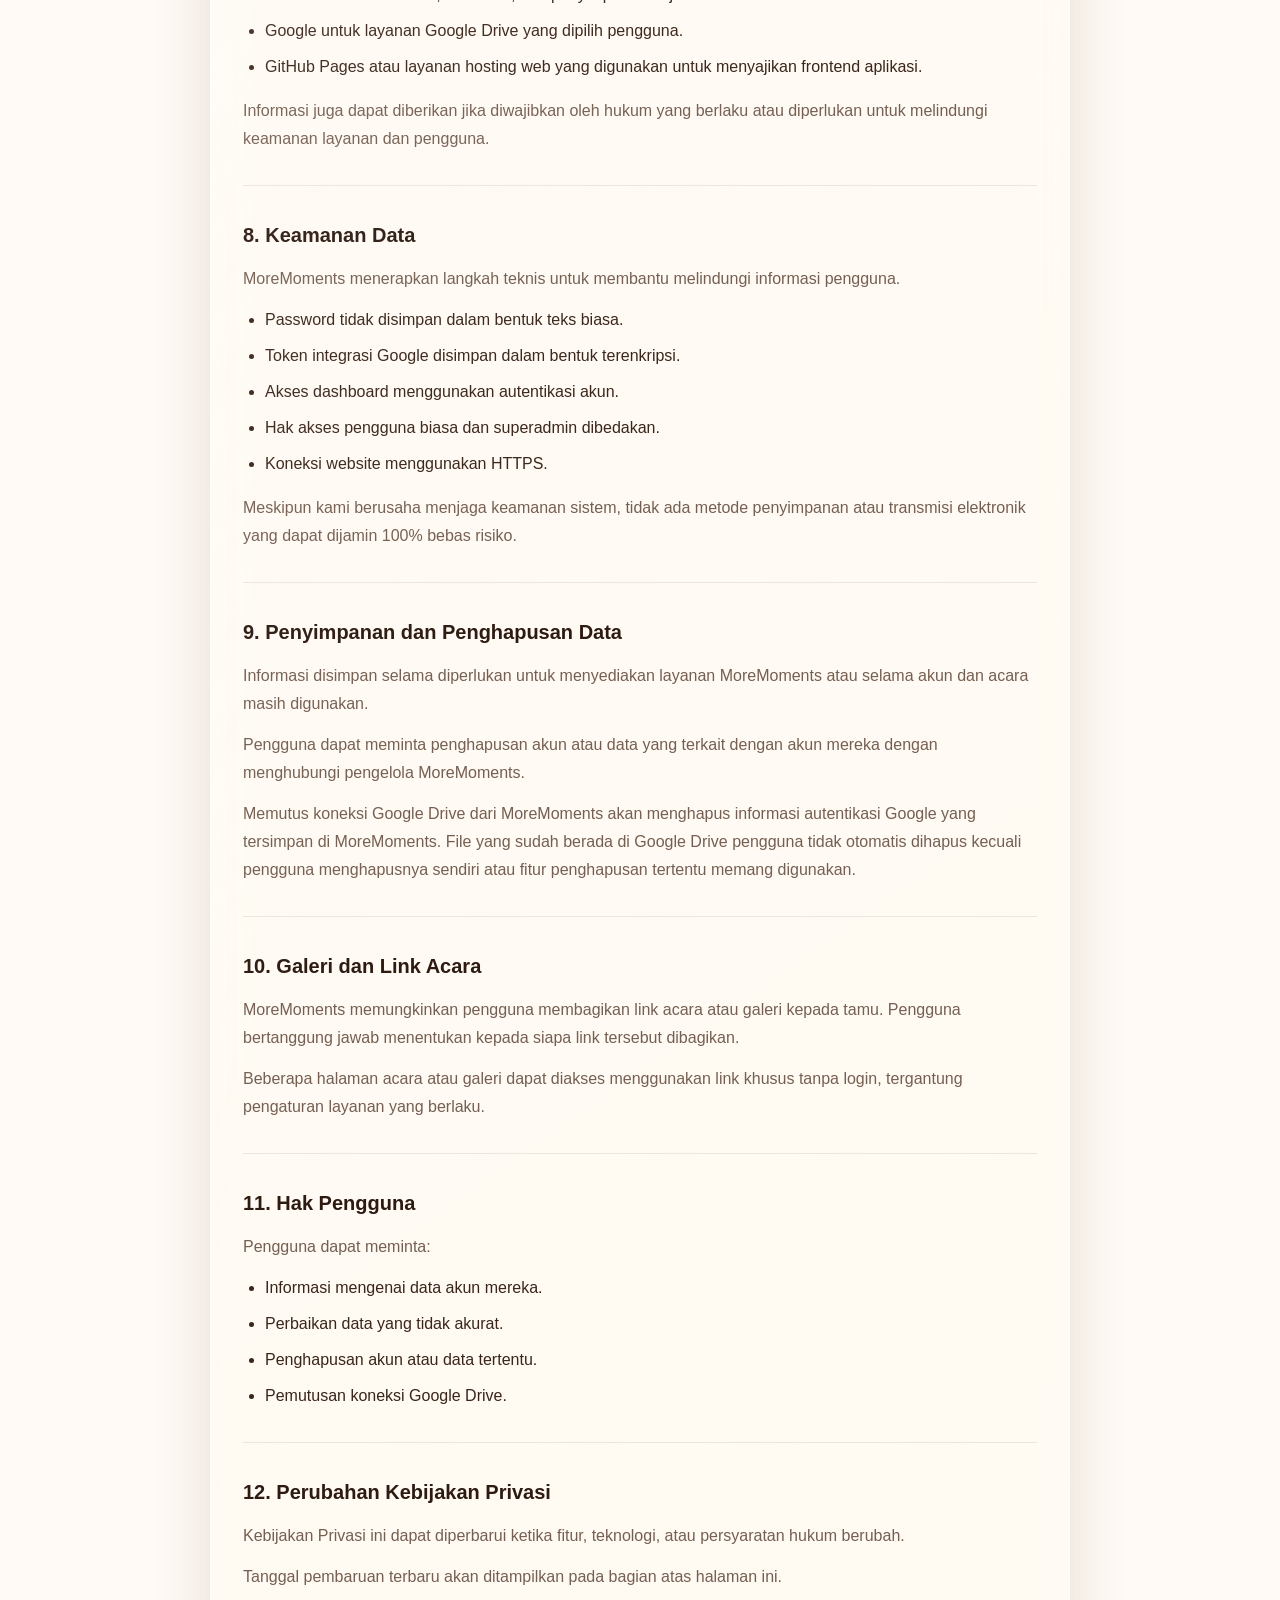
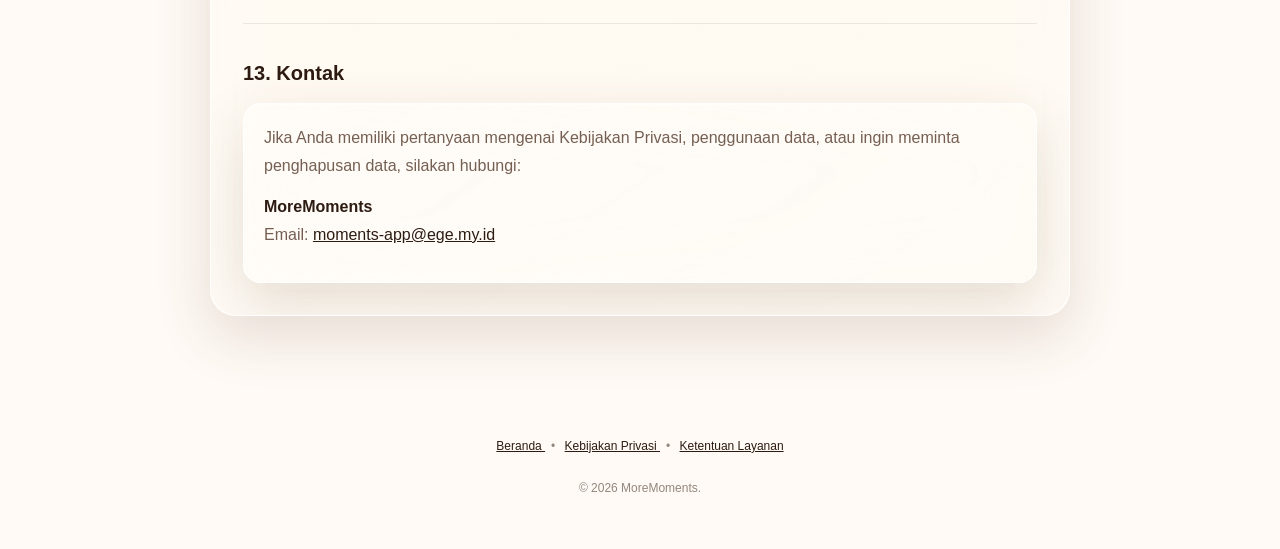
<file: privacy.html>
<!DOCTYPE html>
<html lang="id">
<head>
<meta charset="UTF-8">
<meta name="viewport" content="width=device-width, initial-scale=1.0">

<title>Kebijakan Privasi | MoreMoments</title>

<meta
  name="description"
  content="Kebijakan Privasi MoreMoments mengenai akun, foto acara, Cloudflare R2, dan integrasi Google Drive."
>

<style>
*{
  margin:0;
  padding:0;
  box-sizing:border-box;
}

body{
  font-family:Arial,Helvetica,sans-serif;
  background:#f7f4f0;
  color:#29241f;
  line-height:1.75;
}

a{
  color:inherit;
}

.header{
  background:#fff;
  border-bottom:1px solid #e7ded6;
}

.header-inner{
  max-width:1000px;
  margin:auto;
  padding:20px;
  display:flex;
  justify-content:space-between;
  align-items:center;
  gap:15px;
}

.logo{
  text-decoration:none;
  font-size:23px;
  font-weight:800;
}

.logo span{
  color:#a77852;
}

.back{
  text-decoration:none;
  padding:10px 16px;
  border:1px solid #ddd2c9;
  border-radius:999px;
  font-size:12px;
  font-weight:700;
  background:#fff;
}

.page{
  max-width:900px;
  margin:auto;
  padding:55px 20px 90px;
}

.hero{
  margin-bottom:35px;
}

.eyebrow{
  color:#a77852;
  font-size:11px;
  font-weight:800;
  letter-spacing:1.8px;
  text-transform:uppercase;
  margin-bottom:10px;
}

h1{
  font-family:Georgia,serif;
  font-size:clamp(38px,6vw,58px);
  font-weight:normal;
  line-height:1.05;
  margin-bottom:15px;
}

.subtitle{
  color:#756d66;
  max-width:700px;
}

.updated{
  margin-top:15px;
  color:#91877f;
  font-size:12px;
}

.card{
  background:#fff;
  border:1px solid #e1d7cf;
  border-radius:24px;
  padding:32px;
}

section + section{
  margin-top:32px;
  padding-top:32px;
  border-top:1px solid #eee5de;
}

h2{
  font-size:20px;
  margin-bottom:12px;
}

h3{
  margin-top:20px;
  margin-bottom:8px;
  font-size:15px;
}

p{
  margin-bottom:13px;
  color:#554d47;
}

ul{
  padding-left:22px;
  margin:10px 0 16px;
  color:#554d47;
}

li{
  margin-bottom:8px;
}

.highlight{
  margin:18px 0;
  padding:17px;
  border-radius:16px;
  background:#f5f0eb;
  color:#514941;
}

.contact{
  padding:20px;
  border-radius:18px;
  background:#f5f0eb;
}

.footer{
  text-align:center;
  padding:30px 20px 50px;
  color:#91877f;
  font-size:12px;
}

.footer a{
  margin:0 6px;
}

@media(max-width:600px){
  .header-inner{
    padding:15px;
  }

  .page{
    padding:35px 14px 70px;
  }

  .card{
    padding:22px 18px;
  }

  .logo{
    font-size:20px;
  }
}
</style>
<script>
(function(){
  try{
    var t=localStorage.getItem("moremomentsTheme");
    if(!t && window.matchMedia && window.matchMedia("(prefers-color-scheme: dark)").matches){
      t="dark";
    }
    document.documentElement.setAttribute("data-theme",t||"light");
  }catch(e){
    document.documentElement.setAttribute("data-theme","light");
  }
})();
</script>
<link rel="stylesheet" href="brown-black-liquid-glass.css?v=7">

<style id="privacy-hero-glass-fix">
/* =========================================================
   PRIVACY PAGE — HERO POSITION + GLASS FIX
   - Geser isi hero sedikit ke kanan
   - Hentikan efek glass/shimmer menutupi tulisan
========================================================= */

.page > .hero{
  position:relative !important;
  z-index:2 !important;

  padding:26px 30px 22px !important;
  margin-left:8px !important;
  margin-right:8px !important;

  overflow:visible !important;
  isolation:isolate !important;
}

/* Matikan lapisan glass/shimmer yang melintas di atas teks hero */
.page > .hero::before,
.page > .hero::after{
  display:none !important;
  content:none !important;
}

/* Pastikan semua teks hero berada di atas permukaan */
.page > .hero .eyebrow,
.page > .hero h1,
.page > .hero .subtitle,
.page > .hero .updated{
  position:relative !important;
  z-index:5 !important;
  opacity:1 !important;
}

/* Mode terang */
html[data-theme="light"] .page > .hero .eyebrow{
  color:#9b6846 !important;
  -webkit-text-fill-color:#9b6846 !important;
}

html[data-theme="light"] .page > .hero h1{
  color:#3a2a21 !important;
  -webkit-text-fill-color:#3a2a21 !important;
  text-shadow:none !important;
}

html[data-theme="light"] .page > .hero .subtitle{
  color:#6f6259 !important;
  -webkit-text-fill-color:#6f6259 !important;
}

html[data-theme="light"] .page > .hero .updated{
  color:#8a7f77 !important;
  -webkit-text-fill-color:#8a7f77 !important;
}

/* Mode gelap */
html[data-theme="dark"] .page > .hero .eyebrow{
  color:#d7aa83 !important;
  -webkit-text-fill-color:#d7aa83 !important;
}

html[data-theme="dark"] .page > .hero h1{
  color:#fff8f2 !important;
  -webkit-text-fill-color:#fff8f2 !important;
  text-shadow:0 2px 18px rgba(0,0,0,.18) !important;
}

html[data-theme="dark"] .page > .hero .subtitle{
  color:#d8c7ba !important;
  -webkit-text-fill-color:#d8c7ba !important;
}

html[data-theme="dark"] .page > .hero .updated{
  color:#bca99c !important;
  -webkit-text-fill-color:#bca99c !important;
}

/* Jangan biarkan teks hero ikut fade ke warna background saat ganti tema */
html.mm-theme-changing .page > .hero .eyebrow,
html.mm-theme-changing .page > .hero h1,
html.mm-theme-changing .page > .hero .subtitle,
html.mm-theme-changing .page > .hero .updated{
  transition-property:
    background,
    border-color,
    box-shadow,
    transform,
    opacity !important;
}

/* Mobile tetap rapi */
@media(max-width:600px){
  .page > .hero{
    padding:22px 18px 18px !important;
    margin-left:0 !important;
    margin-right:0 !important;
  }
}
</style>

</head>

<body>

<header class="header">
  <div class="header-inner">

    <a
      class="logo"
      href="index.html"
    >
      more<span>moments</span>
    </a>

    <a
      class="back"
      href="index.html"
    >
      ← Beranda
    </a>

  </div>
</header>


<main class="page">

  <div class="hero">

    <div class="eyebrow">
      MoreMoments
    </div>

    <h1>
      Kebijakan Privasi
    </h1>

    <p class="subtitle">
      Kebijakan ini menjelaskan bagaimana MoreMoments
      mengumpulkan, menggunakan, menyimpan, dan melindungi
      informasi ketika Anda menggunakan layanan kami.
    </p>

    <div class="updated">
      Terakhir diperbarui: 15 September 2026
    </div>

  </div>


  <div class="card">


    <section>

      <h2>1. Tentang MoreMoments</h2>

      <p>
        MoreMoments adalah layanan berbasis web yang membantu
        pengguna membuat acara, membagikan akses kepada tamu,
        mengambil foto melalui perangkat tamu, dan mengumpulkan
        foto acara dalam satu galeri.
      </p>

      <p>
        Pengguna dapat memilih untuk menyimpan foto menggunakan
        Cloudflare R2, Google Drive milik pengguna sendiri,
        atau kombinasi keduanya jika fitur tersebut tersedia
        pada akun.
      </p>

    </section>


    <section>

      <h2>2. Informasi yang Kami Kumpulkan</h2>

      <h3>Informasi akun MoreMoments</h3>

      <p>
        Ketika membuat akun, kami dapat menyimpan:
      </p>

      <ul>
        <li>Nama pengguna.</li>
        <li>Alamat email.</li>
        <li>Password dalam bentuk hash yang tidak dapat dibaca sebagai password asli.</li>
        <li>Status akun dan jenis akses.</li>
        <li>Waktu pembuatan akun dan aktivitas login.</li>
      </ul>


      <h3>Informasi acara</h3>

      <p>
        Informasi yang dapat disimpan meliputi:
      </p>

      <ul>
        <li>Nama acara.</li>
        <li>Jenis acara.</li>
        <li>Tanggal dan waktu acara.</li>
        <li>Link atau slug acara.</li>
        <li>Batas jumlah tamu.</li>
        <li>Jumlah foto yang diperbolehkan per tamu.</li>
      </ul>


      <h3>Informasi tamu dan foto</h3>

      <p>
        Ketika tamu bergabung dalam sebuah acara, MoreMoments
        dapat menyimpan nama tamu, token akses acara, jumlah
        foto yang diambil, serta foto yang dikirimkan melalui
        aplikasi.
      </p>

    </section>


    <section>

      <h2>3. Integrasi Google Drive</h2>

      <p>
        MoreMoments menyediakan fitur opsional untuk
        menghubungkan akun Google Drive pengguna.
      </p>

      <p>
        Jika pengguna memilih untuk menghubungkan Google Drive,
        MoreMoments menggunakan Google Drive API dengan izin
        terbatas untuk membuat dan mengelola file yang dibuat
        atau diunggah oleh MoreMoments.
      </p>

      <div class="highlight">
        MoreMoments tidak meminta akses penuh untuk membaca
        seluruh isi Google Drive pengguna. Akses Google Drive
        dibatasi pada file dan folder yang digunakan atau dibuat
        melalui MoreMoments sesuai izin Google Drive API yang
        diberikan oleh pengguna.
      </div>

      <p>
        Data Google dapat digunakan untuk:
      </p>

      <ul>
        <li>Membuat folder MoreMoments di Google Drive pengguna.</li>
        <li>Mengunggah foto acara ke Google Drive pengguna.</li>
        <li>Mengakses foto yang sebelumnya dibuat oleh MoreMoments apabila diperlukan untuk menampilkan galeri.</li>
        <li>Menampilkan status koneksi dan informasi penyimpanan Google Drive.</li>
      </ul>

      <p>
        Pengguna dapat memutuskan koneksi Google Drive dari
        dashboard MoreMoments.
      </p>

    </section>


    <section>

      <h2>4. Penggunaan Data Google</h2>

      <p>
        Informasi yang diperoleh melalui Google API hanya
        digunakan untuk menyediakan fungsi Google Drive yang
        secara langsung diminta oleh pengguna.
      </p>

      <p>
        MoreMoments tidak menjual data Google pengguna,
        tidak menggunakan data Google untuk iklan,
        dan tidak menggunakan data tersebut untuk membuat
        profil pemasaran.
      </p>

      <p>
        Penggunaan informasi yang diterima dari Google API
        mengikuti kebijakan Google API Services User Data,
        termasuk persyaratan Limited Use yang berlaku.
      </p>

    </section>


    <section>

      <h2>5. Penyimpanan Foto</h2>

      <p>
        Pengguna dapat memilih lokasi penyimpanan foto melalui
        dashboard MoreMoments.
      </p>

      <p>
        Pilihan yang tersedia dapat meliputi:
      </p>

      <ul>
        <li>Cloudflare R2.</li>
        <li>Google Drive pengguna.</li>
        <li>Cloudflare R2 dan Google Drive sekaligus.</li>
      </ul>

      <p>
        Untuk pengguna biasa, MoreMoments dapat menerapkan
        batas penyimpanan Cloudflare R2. Ketika batas tersebut
        tercapai, pengguna dapat memilih menggunakan Google Drive
        sebagai penyimpanan tambahan atau utama.
      </p>

    </section>


    <section>

      <h2>6. Akses Administrator</h2>

      <p>
        Administrator atau superadmin MoreMoments dapat memiliki
        akses administratif terhadap akun, acara, statistik,
        galeri, dan foto untuk keperluan pengelolaan layanan,
        dukungan pengguna, pemecahan masalah, keamanan,
        dan pemeliharaan sistem.
      </p>

      <p>
        Akses administratif tersebut tidak digunakan untuk
        menjual data atau melakukan pemasaran berdasarkan
        foto dan data pribadi pengguna.
      </p>

    </section>


    <section>

      <h2>7. Berbagi Informasi</h2>

      <p>
        MoreMoments tidak menjual informasi pribadi pengguna.
      </p>

      <p>
        Data dapat diproses melalui penyedia infrastruktur
        yang digunakan untuk menjalankan layanan, termasuk
        antara lain:
      </p>

      <ul>
        <li>Cloudflare untuk Worker, database, dan penyimpanan objek.</li>
        <li>Google untuk layanan Google Drive yang dipilih pengguna.</li>
        <li>GitHub Pages atau layanan hosting web yang digunakan untuk menyajikan frontend aplikasi.</li>
      </ul>

      <p>
        Informasi juga dapat diberikan jika diwajibkan oleh
        hukum yang berlaku atau diperlukan untuk melindungi
        keamanan layanan dan pengguna.
      </p>

    </section>


    <section>

      <h2>8. Keamanan Data</h2>

      <p>
        MoreMoments menerapkan langkah teknis untuk membantu
        melindungi informasi pengguna.
      </p>

      <ul>
        <li>Password tidak disimpan dalam bentuk teks biasa.</li>
        <li>Token integrasi Google disimpan dalam bentuk terenkripsi.</li>
        <li>Akses dashboard menggunakan autentikasi akun.</li>
        <li>Hak akses pengguna biasa dan superadmin dibedakan.</li>
        <li>Koneksi website menggunakan HTTPS.</li>
      </ul>

      <p>
        Meskipun kami berusaha menjaga keamanan sistem,
        tidak ada metode penyimpanan atau transmisi elektronik
        yang dapat dijamin 100% bebas risiko.
      </p>

    </section>


    <section>

      <h2>9. Penyimpanan dan Penghapusan Data</h2>

      <p>
        Informasi disimpan selama diperlukan untuk menyediakan
        layanan MoreMoments atau selama akun dan acara masih
        digunakan.
      </p>

      <p>
        Pengguna dapat meminta penghapusan akun atau data yang
        terkait dengan akun mereka dengan menghubungi pengelola
        MoreMoments.
      </p>

      <p>
        Memutus koneksi Google Drive dari MoreMoments akan
        menghapus informasi autentikasi Google yang tersimpan
        di MoreMoments. File yang sudah berada di Google Drive
        pengguna tidak otomatis dihapus kecuali pengguna
        menghapusnya sendiri atau fitur penghapusan tertentu
        memang digunakan.
      </p>

    </section>


    <section>

      <h2>10. Galeri dan Link Acara</h2>

      <p>
        MoreMoments memungkinkan pengguna membagikan link acara
        atau galeri kepada tamu. Pengguna bertanggung jawab
        menentukan kepada siapa link tersebut dibagikan.
      </p>

      <p>
        Beberapa halaman acara atau galeri dapat diakses
        menggunakan link khusus tanpa login, tergantung
        pengaturan layanan yang berlaku.
      </p>

    </section>


    <section>

      <h2>11. Hak Pengguna</h2>

      <p>
        Pengguna dapat meminta:
      </p>

      <ul>
        <li>Informasi mengenai data akun mereka.</li>
        <li>Perbaikan data yang tidak akurat.</li>
        <li>Penghapusan akun atau data tertentu.</li>
        <li>Pemutusan koneksi Google Drive.</li>
      </ul>

    </section>


    <section>

      <h2>12. Perubahan Kebijakan Privasi</h2>

      <p>
        Kebijakan Privasi ini dapat diperbarui ketika fitur,
        teknologi, atau persyaratan hukum berubah.
      </p>

      <p>
        Tanggal pembaruan terbaru akan ditampilkan pada bagian
        atas halaman ini.
      </p>

    </section>


    <section>

      <h2>13. Kontak</h2>

      <div class="contact">

        <p>
          Jika Anda memiliki pertanyaan mengenai Kebijakan
          Privasi, penggunaan data, atau ingin meminta
          penghapusan data, silakan hubungi:
        </p>

        <p>
          <strong>MoreMoments</strong><br>
          Email:
          <a href="mailto:moments-app@ege.my.id">
            moments-app@ege.my.id
          </a>
        </p>

      </div>

    </section>


  </div>

</main>


<footer class="footer">

  <a href="index.html">
    Beranda
  </a>

  •

  <a href="privacy.html">
    Kebijakan Privasi
  </a>

  •

  <a href="terms.html">
    Ketentuan Layanan
  </a>

  <br><br>

  © 2026 MoreMoments.

</footer>

<script src="theme-toggle.js?v=1"></script>
</body>
</html>
</file>
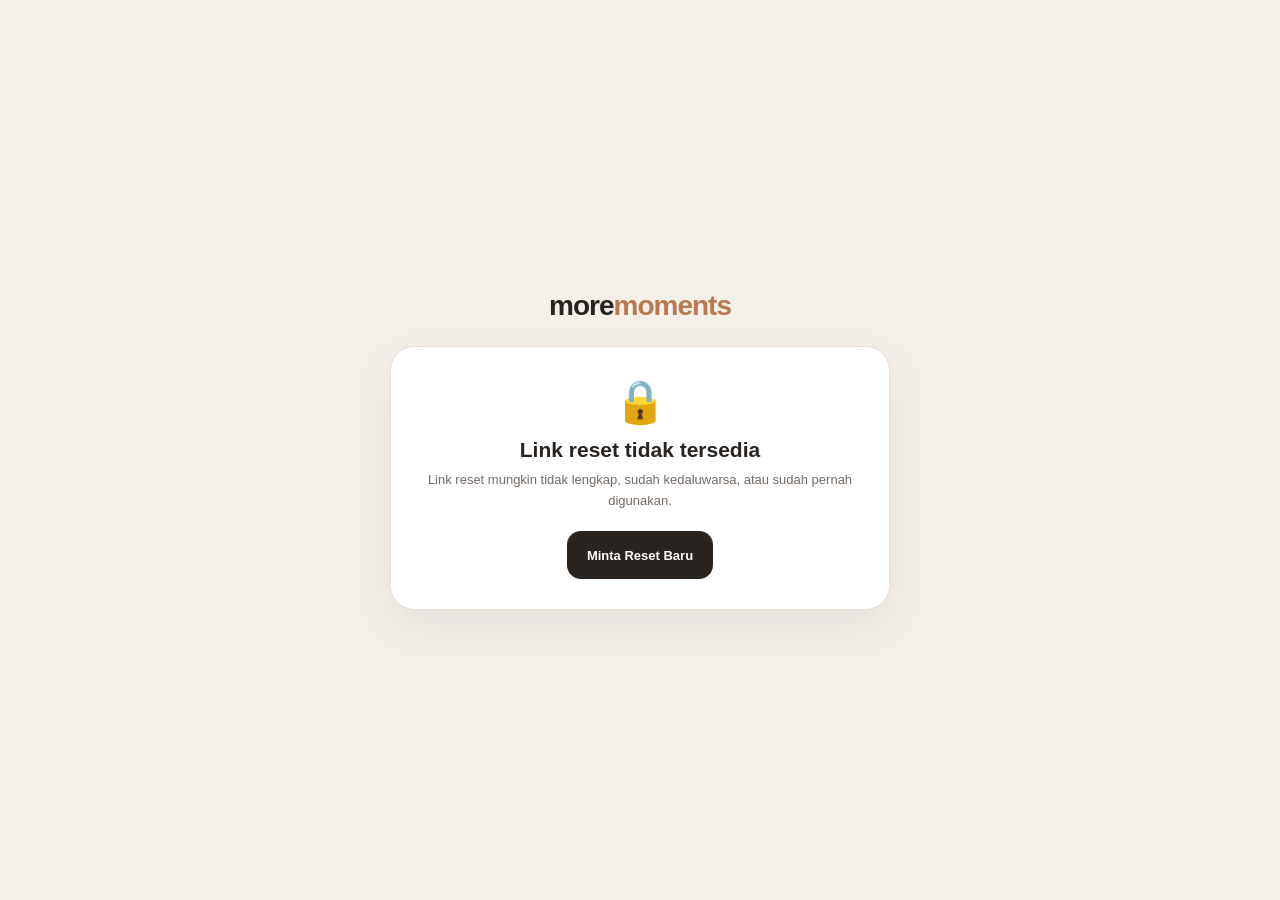
<file: reset-password.html>
<!DOCTYPE html>
<html lang="id">
<head>
  <meta charset="UTF-8">

  <meta
    name="viewport"
    content="width=device-width, initial-scale=1.0"
  >

  <title>Buat Password Baru | MoreMoments</title>

  <style>
    *{
      box-sizing:border-box;
    }

    body{
      margin:0;
      min-height:100vh;
      font-family:
        Arial,
        Helvetica,
        sans-serif;

      background:#f4efe9;
      color:#28231f;

      display:flex;
      align-items:center;
      justify-content:center;

      padding:24px;
    }

    .page{
      width:100%;
      max-width:500px;
    }

    .brand{
      text-align:center;
      font-size:28px;
      font-weight:800;
      margin-bottom:24px;
      letter-spacing:-1px;
    }

    .brand span{
      color:#b87950;
    }

    .card{
      background:#fff;
      border:1px solid #e7ddd4;
      border-radius:24px;
      padding:30px;

      box-shadow:
        0 16px 45px
        rgba(43,35,30,.08);
    }

    h1{
      margin:0 0 10px;
      text-align:center;
      font-size:28px;
    }

    .subtitle{
      margin:0 0 28px;
      text-align:center;
      color:#756b64;
      font-size:14px;
      line-height:1.6;
    }

    .field{
      margin-bottom:18px;
    }

    label{
      display:block;
      font-size:13px;
      font-weight:700;
      margin-bottom:8px;
    }

    .password-box{
      position:relative;
    }

    input{
      width:100%;
      height:50px;

      border:
        1px solid #ded4cc;

      border-radius:14px;

      padding:
        0 52px 0 15px;

      outline:none;
      font-size:15px;
    }

    input:focus{
      border-color:#2d2824;

      box-shadow:
        0 0 0 3px
        rgba(45,40,36,.08);
    }

    .toggle{
      position:absolute;
      right:8px;
      top:50%;
      transform:translateY(-50%);

      width:38px;
      height:38px;

      border:0;
      background:transparent;
      cursor:pointer;

      font-size:17px;
      border-radius:10px;
    }

    .helper{
      margin-top:7px;
      color:#8a817a;
      font-size:12px;
      line-height:1.5;
    }

    .submit{
      width:100%;
      min-height:54px;

      margin-top:8px;

      border:0;
      border-radius:15px;

      background:#29241f;
      color:#fff;

      cursor:pointer;

      font-size:14px;
      font-weight:700;
    }

    .submit:disabled{
      opacity:.55;
      cursor:not-allowed;
    }

    .message{
      display:none;

      margin-top:20px;
      padding:14px 15px;

      border-radius:14px;

      font-size:13px;
      line-height:1.6;
    }

    .message.error{
      display:block;

      background:#fff0ef;
      color:#9c352f;

      border:
        1px solid #f0d0cd;
    }

    .message.success{
      display:block;

      background:#edf7ef;
      color:#266536;

      border:
        1px solid #cee8d4;
    }

    .invalid{
      display:none;
      text-align:center;
    }

    .invalid.show{
      display:block;
    }

    .invalid-icon{
      font-size:42px;
      margin-bottom:12px;
    }

    .invalid-title{
      font-size:21px;
      font-weight:800;
      margin-bottom:8px;
    }

    .invalid-text{
      color:#756b64;
      font-size:13px;
      line-height:1.6;
    }

    .back-button{
      display:inline-flex;

      align-items:center;
      justify-content:center;

      margin-top:20px;

      min-height:48px;
      padding:0 20px;

      border-radius:14px;

      background:#29241f;
      color:#fff;

      text-decoration:none;
      font-size:13px;
      font-weight:700;
    }

    .form-area.hide{
      display:none;
    }

    .success-area{
      display:none;
      text-align:center;
    }

    .success-area.show{
      display:block;
    }

    .success-icon{
      font-size:46px;
      margin-bottom:12px;
    }

    .success-title{
      font-size:22px;
      font-weight:800;
      margin-bottom:8px;
    }

    .success-text{
      color:#756b64;
      font-size:13px;
      line-height:1.6;
    }

    .login-button{
      display:flex;

      align-items:center;
      justify-content:center;

      width:100%;
      min-height:50px;

      margin-top:22px;

      border-radius:14px;

      background:#29241f;
      color:#fff;

      text-decoration:none;
      font-size:14px;
      font-weight:700;
    }

    .back{
      text-align:center;
      margin-top:22px;
    }

    .back a{
      color:#4f4741;
      text-decoration:none;
      font-size:13px;
      font-weight:700;
    }

    @media(max-width:520px){

      body{
        padding:16px;
      }

      .card{
        padding:24px 20px;
        border-radius:20px;
      }

      h1{
        font-size:25px;
      }
    }
  </style>
</head>


<body>

<main class="page">

  <div class="brand">
    more<span>moments</span>
  </div>


  <section class="card">

    <!-- FORM -->
    <div
      id="formArea"
      class="form-area"
    >

      <h1>
        Buat password baru
      </h1>

      <p class="subtitle">
        Masukkan password baru untuk akun MoreMoments Anda.
      </p>


      <div class="field">

        <label for="password">
          Password baru
        </label>

        <div class="password-box">

          <input
            id="password"
            type="password"
            autocomplete="new-password"
            placeholder="Minimal 8 karakter"
          >

          <button
            class="toggle"
            type="button"
            onclick="togglePassword('password', this)"
          >
            👁
          </button>

        </div>

        <div class="helper">
          Gunakan minimal 8 karakter.
        </div>

      </div>


      <div class="field">

        <label for="confirmPassword">
          Ulangi password baru
        </label>

        <div class="password-box">

          <input
            id="confirmPassword"
            type="password"
            autocomplete="new-password"
            placeholder="Ketik ulang password"
          >

          <button
            class="toggle"
            type="button"
            onclick="togglePassword('confirmPassword', this)"
          >
            👁
          </button>

        </div>

      </div>


      <button
        id="submitButton"
        class="submit"
        type="button"
        onclick="submitReset()"
      >
        Simpan Password Baru
      </button>


      <div
        id="message"
        class="message"
      ></div>


      <div class="back">

        <a href="login.html">
          ← Kembali ke Login
        </a>

      </div>

    </div>


    <!-- INVALID TOKEN -->
    <div
      id="invalidArea"
      class="invalid"
    >

      <div class="invalid-icon">
        🔒
      </div>

      <div class="invalid-title">
        Link reset tidak tersedia
      </div>

      <div class="invalid-text">
        Link reset mungkin tidak lengkap,
        sudah kedaluwarsa,
        atau sudah pernah digunakan.
      </div>

      <a
        class="back-button"
        href="forgot-password.html"
      >
        Minta Reset Baru
      </a>

    </div>


    <!-- SUCCESS -->
    <div
      id="successArea"
      class="success-area"
    >

      <div class="success-icon">
        ✅
      </div>

      <div class="success-title">
        Password berhasil diganti
      </div>

      <div class="success-text">
        Sekarang Anda dapat masuk menggunakan
        password baru.
      </div>

      <a
        class="login-button"
        href="login.html"
      >
        Masuk ke MoreMoments
      </a>

    </div>

  </section>

</main>


<script>

const API =
  "https://api.ege.my.id";


/* =========================================
   GET TOKEN
========================================= */

const params =
  new URLSearchParams(
    window.location.search
  );

const emailToken =
  params.get("token");

const adminToken =
  params.get("requestToken");

const resetToken =
  emailToken ||
  adminToken ||
  "";


/* =========================================
   START
========================================= */

document.addEventListener(
  "DOMContentLoaded",
  function(){

    if (!resetToken){

      document
        .getElementById("formArea")
        .classList
        .add("hide");

      document
        .getElementById("invalidArea")
        .classList
        .add("show");

    }

  }
);


/* =========================================
   PASSWORD VISIBILITY
========================================= */

function togglePassword(
  id,
  button
){

  const input =
    document.getElementById(id);


  if (
    input.type === "password"
  ){

    input.type = "text";
    button.textContent = "🙈";

  }
  else{

    input.type = "password";
    button.textContent = "👁";

  }

}


/* =========================================
   MESSAGE
========================================= */

function showMessage(
  text,
  type = "error"
){

  const box =
    document.getElementById(
      "message"
    );

  box.textContent =
    text;

  box.className =
    "message " + type;

}


function clearMessage(){

  const box =
    document.getElementById(
      "message"
    );

  box.textContent = "";
  box.className = "message";

}


/* =========================================
   RESET PASSWORD
========================================= */

async function submitReset(){

  clearMessage();


  const password =
    document
      .getElementById(
        "password"
      )
      .value;


  const confirmPassword =
    document
      .getElementById(
        "confirmPassword"
      )
      .value;


  if (
    password.length < 8
  ){

    showMessage(
      "Password baru minimal 8 karakter."
    );

    return;
  }


  if (
    password !==
    confirmPassword
  ){

    showMessage(
      "Konfirmasi password tidak sama."
    );

    return;
  }


  if (!resetToken){

    showMessage(
      "Token reset tidak tersedia."
    );

    return;
  }


  const button =
    document.getElementById(
      "submitButton"
    );

  button.disabled = true;

  button.textContent =
    "Menyimpan...";


  try{

    const response =
      await fetch(
        API +
        "/api/auth/reset-password",
        {
          method:"POST",

          headers:{
            "Content-Type":
              "application/json"
          },

          body:JSON.stringify({
            token:resetToken,
            password
          })
        }
      );


    const data =
      await response.json();


    if (!response.ok){

      throw new Error(
        data.error ||
        "Password tidak dapat diganti."
      );

    }


    localStorage.removeItem(
      "momentsPasswordResetRequest"
    );


    document
      .getElementById(
        "formArea"
      )
      .classList
      .add("hide");


    document
      .getElementById(
        "successArea"
      )
      .classList
      .add("show");

  }
  catch(error){

    showMessage(
      error.message ||
      "Terjadi kesalahan."
    );

  }
  finally{

    button.disabled = false;

    button.textContent =
      "Simpan Password Baru";

  }

}


/* ENTER KEY */

document.addEventListener(
  "keydown",
  function(event){

    if (
      event.key === "Enter" &&
      resetToken
    ){

      submitReset();

    }

  }
);

</script>

</body>
</html>
</file>
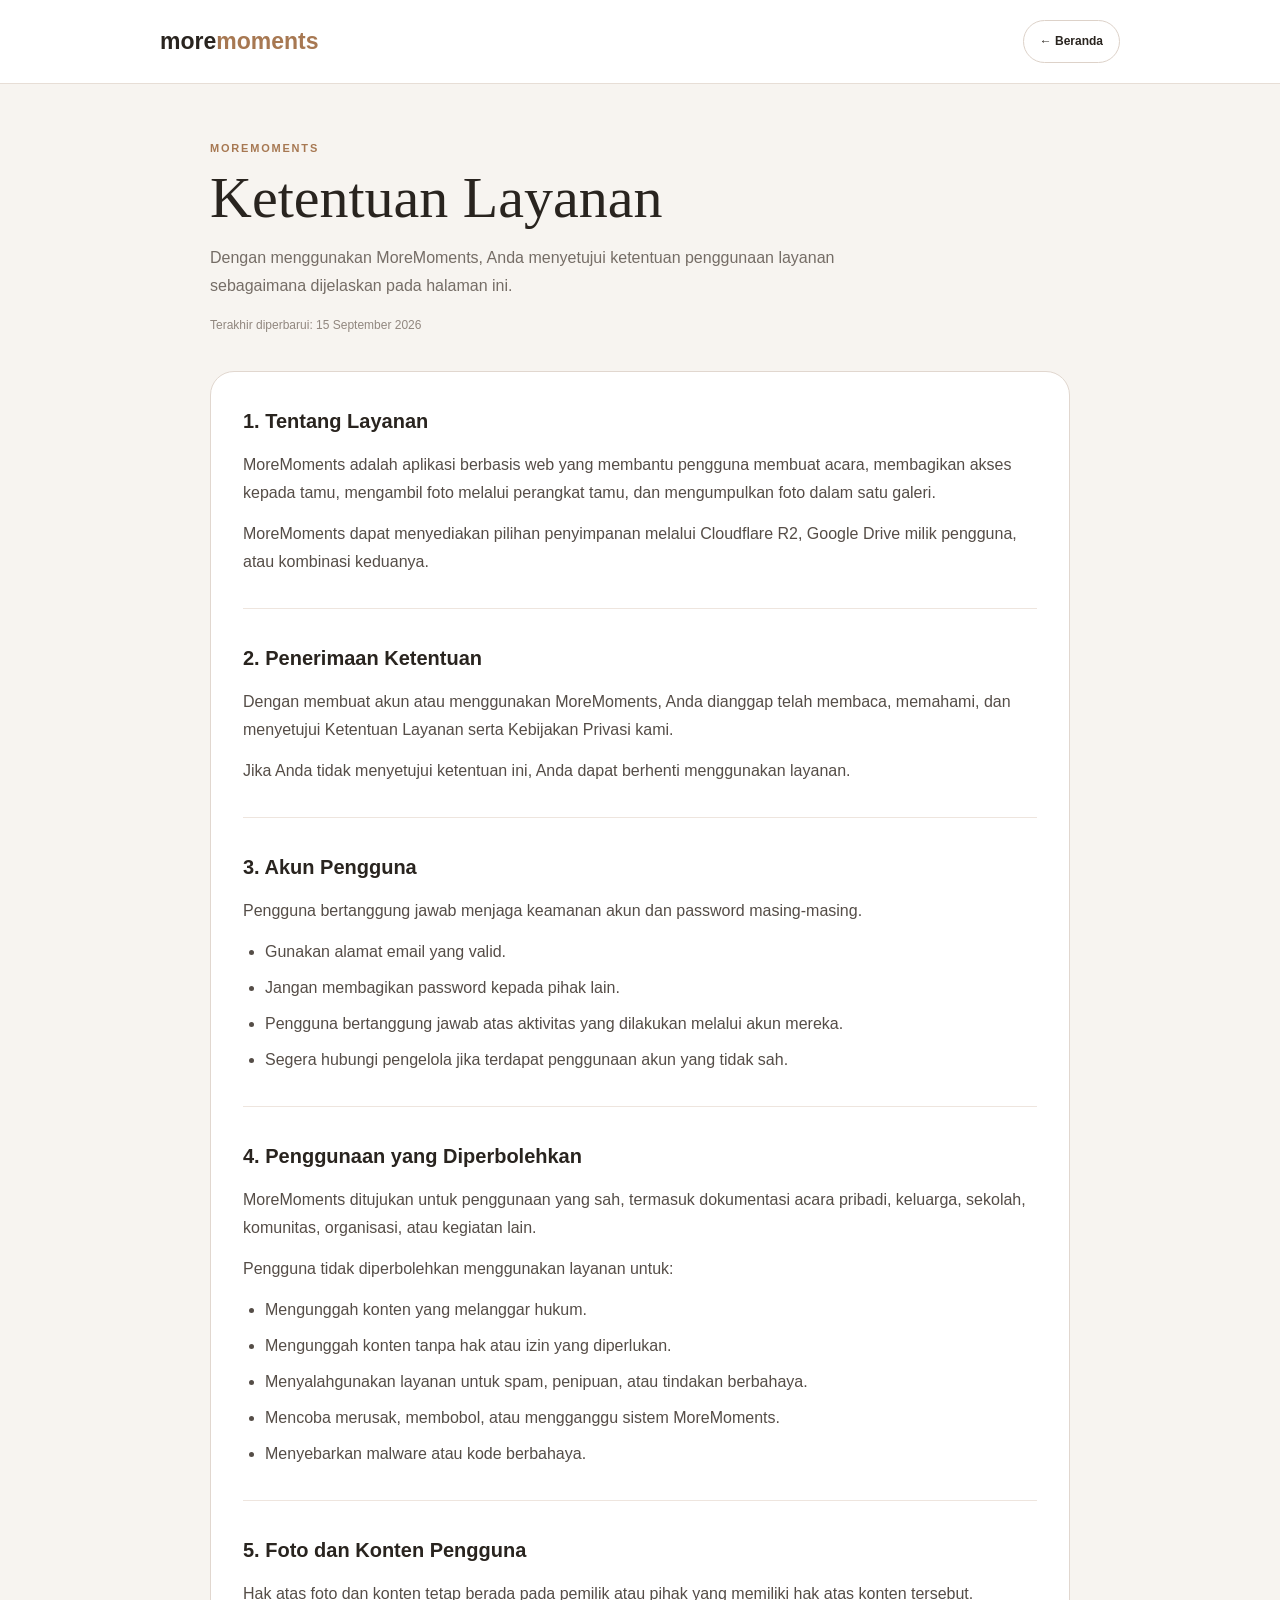
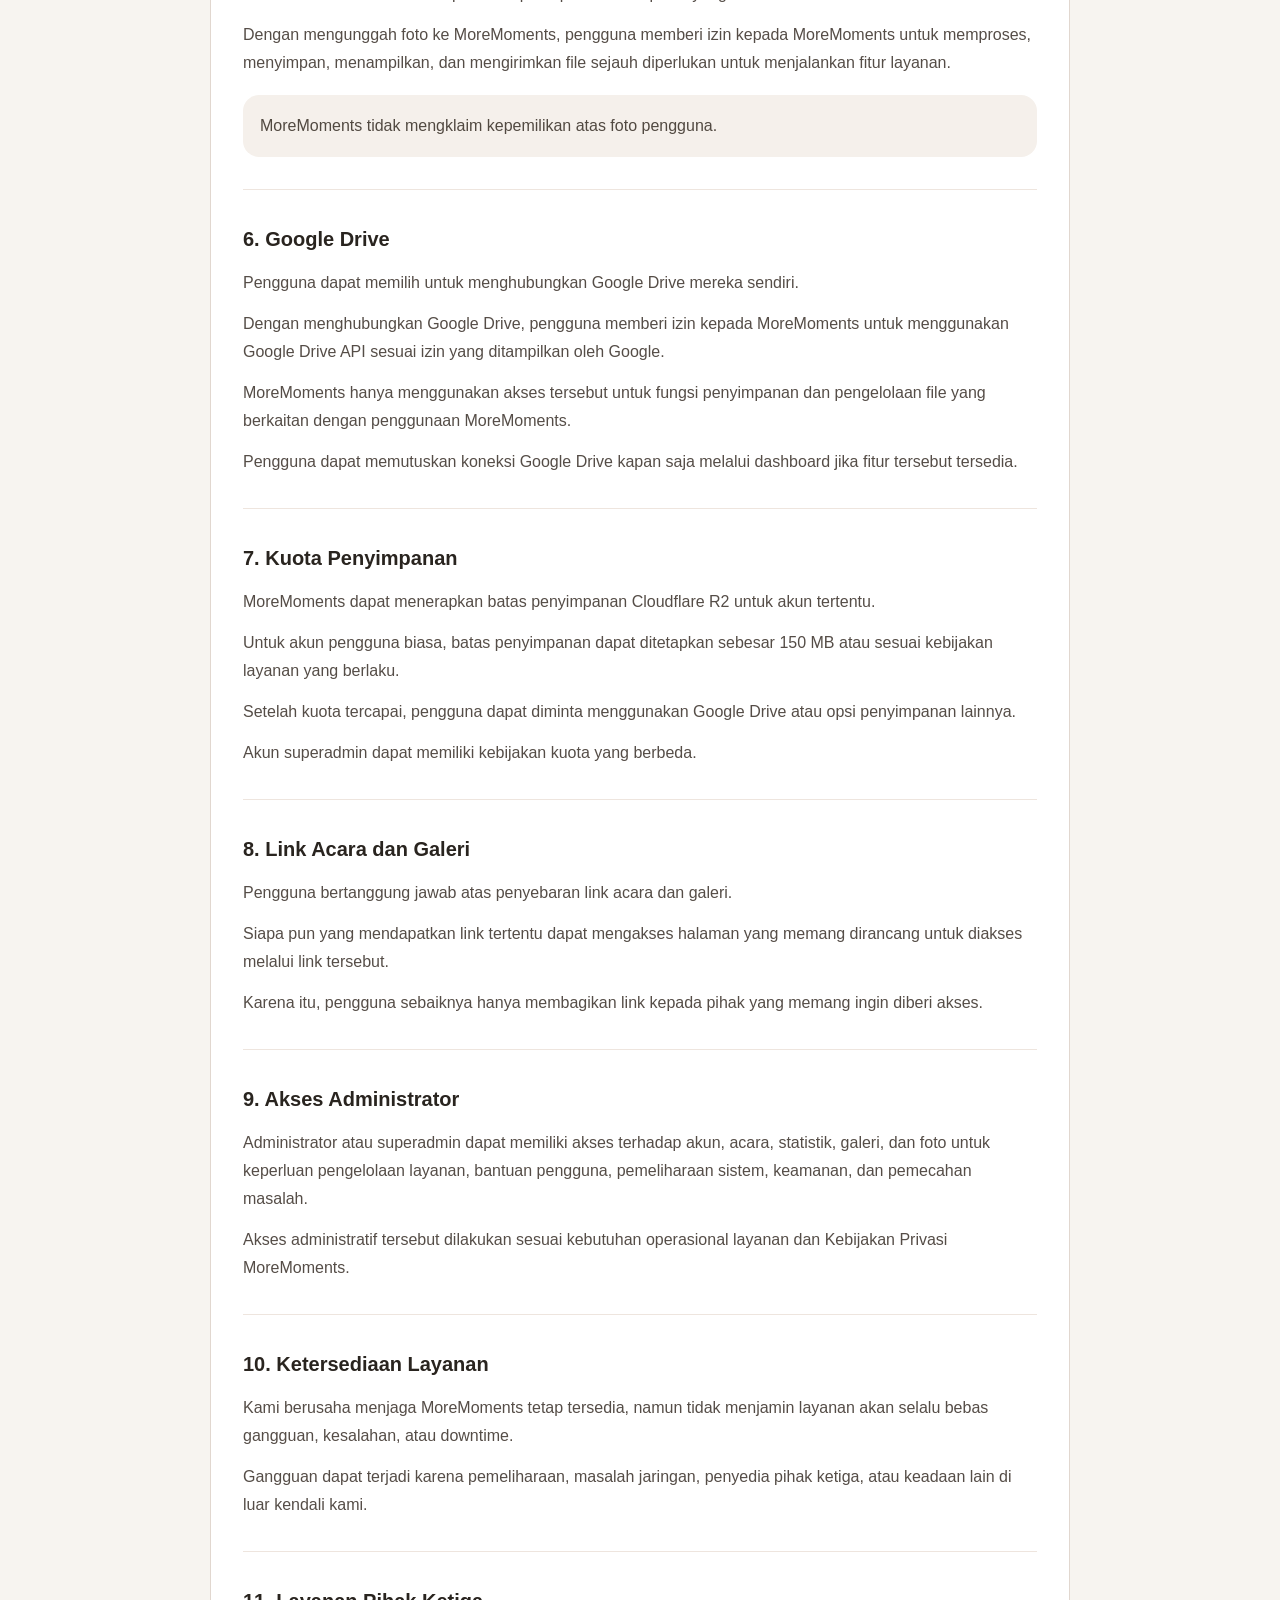
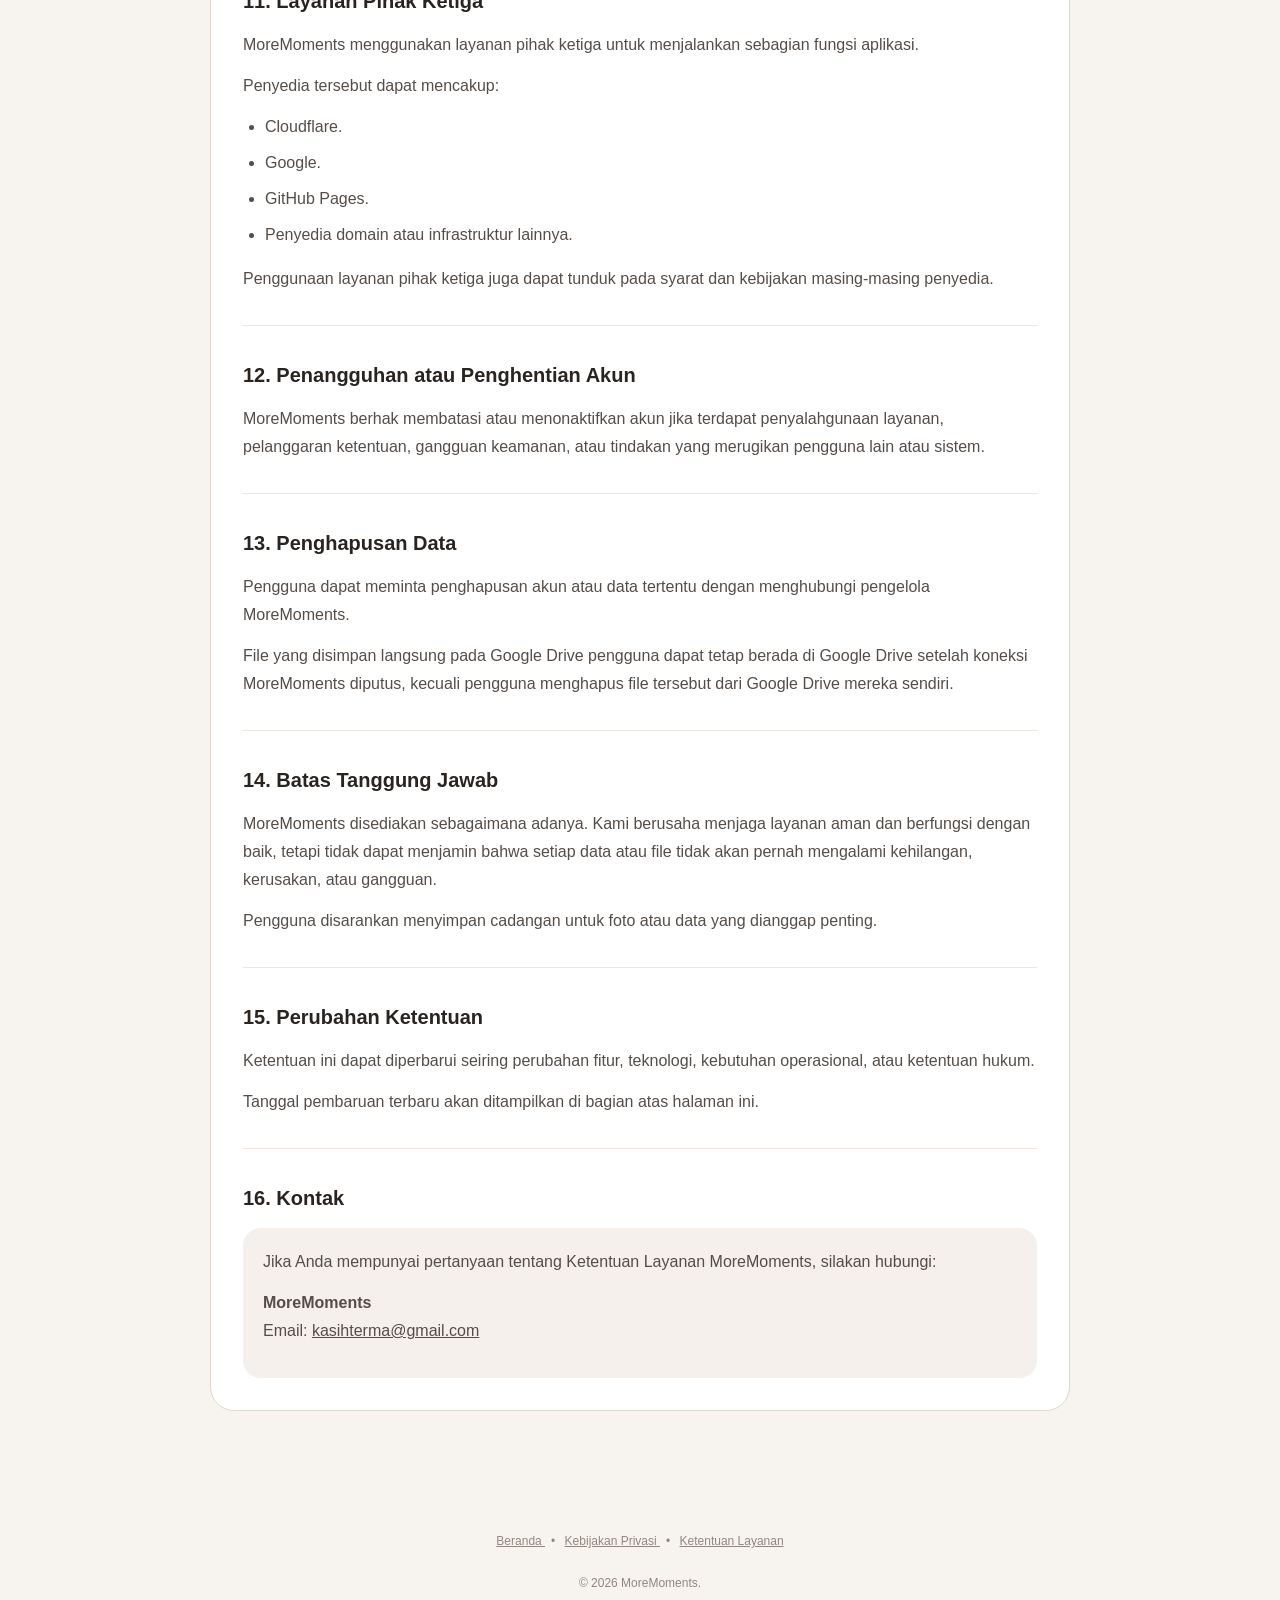
<file: terms.html>
<!DOCTYPE html>
<html lang="id">
<head>
<meta charset="UTF-8">
<meta name="viewport" content="width=device-width, initial-scale=1.0">

<title>Ketentuan Layanan | MoreMoments</title>

<meta
  name="description"
  content="Ketentuan Layanan MoreMoments untuk penggunaan akun, acara, foto, Cloudflare R2, dan Google Drive."
>

<style>
*{
  margin:0;
  padding:0;
  box-sizing:border-box;
}

body{
  font-family:Arial,Helvetica,sans-serif;
  background:#f7f4f0;
  color:#29241f;
  line-height:1.75;
}

a{
  color:inherit;
}

.header{
  background:#fff;
  border-bottom:1px solid #e7ded6;
}

.header-inner{
  max-width:1000px;
  margin:auto;
  padding:20px;
  display:flex;
  justify-content:space-between;
  align-items:center;
  gap:15px;
}

.logo{
  text-decoration:none;
  font-size:23px;
  font-weight:800;
}

.logo span{
  color:#a77852;
}

.back{
  text-decoration:none;
  padding:10px 16px;
  border:1px solid #ddd2c9;
  border-radius:999px;
  font-size:12px;
  font-weight:700;
  background:#fff;
}

.page{
  max-width:900px;
  margin:auto;
  padding:55px 20px 90px;
}

.hero{
  margin-bottom:35px;
}

.eyebrow{
  color:#a77852;
  font-size:11px;
  font-weight:800;
  letter-spacing:1.8px;
  text-transform:uppercase;
  margin-bottom:10px;
}

h1{
  font-family:Georgia,serif;
  font-size:clamp(38px,6vw,58px);
  font-weight:normal;
  line-height:1.05;
  margin-bottom:15px;
}

.subtitle{
  color:#756d66;
  max-width:700px;
}

.updated{
  margin-top:15px;
  color:#91877f;
  font-size:12px;
}

.card{
  background:#fff;
  border:1px solid #e1d7cf;
  border-radius:24px;
  padding:32px;
}

section + section{
  margin-top:32px;
  padding-top:32px;
  border-top:1px solid #eee5de;
}

h2{
  font-size:20px;
  margin-bottom:12px;
}

h3{
  margin-top:20px;
  margin-bottom:8px;
  font-size:15px;
}

p{
  margin-bottom:13px;
  color:#554d47;
}

ul{
  padding-left:22px;
  margin:10px 0 16px;
  color:#554d47;
}

li{
  margin-bottom:8px;
}

.highlight{
  margin:18px 0;
  padding:17px;
  border-radius:16px;
  background:#f5f0eb;
  color:#514941;
}

.contact{
  padding:20px;
  border-radius:18px;
  background:#f5f0eb;
}

.footer{
  text-align:center;
  padding:30px 20px 50px;
  color:#91877f;
  font-size:12px;
}

.footer a{
  margin:0 6px;
}

@media(max-width:600px){
  .header-inner{
    padding:15px;
  }

  .page{
    padding:35px 14px 70px;
  }

  .card{
    padding:22px 18px;
  }

  .logo{
    font-size:20px;
  }
}
</style>
</head>

<body>

<header class="header">
  <div class="header-inner">

    <a class="logo" href="index.html">
      more<span>moments</span>
    </a>

    <a class="back" href="index.html">
      ← Beranda
    </a>

  </div>
</header>


<main class="page">

  <div class="hero">

    <div class="eyebrow">
      MoreMoments
    </div>

    <h1>
      Ketentuan Layanan
    </h1>

    <p class="subtitle">
      Dengan menggunakan MoreMoments, Anda menyetujui
      ketentuan penggunaan layanan sebagaimana dijelaskan
      pada halaman ini.
    </p>

    <div class="updated">
      Terakhir diperbarui: 15 September 2026
    </div>

  </div>


  <div class="card">


    <section>

      <h2>1. Tentang Layanan</h2>

      <p>
        MoreMoments adalah aplikasi berbasis web yang membantu
        pengguna membuat acara, membagikan akses kepada tamu,
        mengambil foto melalui perangkat tamu, dan mengumpulkan
        foto dalam satu galeri.
      </p>

      <p>
        MoreMoments dapat menyediakan pilihan penyimpanan
        melalui Cloudflare R2, Google Drive milik pengguna,
        atau kombinasi keduanya.
      </p>

    </section>


    <section>

      <h2>2. Penerimaan Ketentuan</h2>

      <p>
        Dengan membuat akun atau menggunakan MoreMoments,
        Anda dianggap telah membaca, memahami, dan menyetujui
        Ketentuan Layanan serta Kebijakan Privasi kami.
      </p>

      <p>
        Jika Anda tidak menyetujui ketentuan ini, Anda dapat
        berhenti menggunakan layanan.
      </p>

    </section>


    <section>

      <h2>3. Akun Pengguna</h2>

      <p>
        Pengguna bertanggung jawab menjaga keamanan akun dan
        password masing-masing.
      </p>

      <ul>
        <li>Gunakan alamat email yang valid.</li>
        <li>Jangan membagikan password kepada pihak lain.</li>
        <li>Pengguna bertanggung jawab atas aktivitas yang dilakukan melalui akun mereka.</li>
        <li>Segera hubungi pengelola jika terdapat penggunaan akun yang tidak sah.</li>
      </ul>

    </section>


    <section>

      <h2>4. Penggunaan yang Diperbolehkan</h2>

      <p>
        MoreMoments ditujukan untuk penggunaan yang sah,
        termasuk dokumentasi acara pribadi, keluarga,
        sekolah, komunitas, organisasi, atau kegiatan lain.
      </p>

      <p>
        Pengguna tidak diperbolehkan menggunakan layanan untuk:
      </p>

      <ul>
        <li>Mengunggah konten yang melanggar hukum.</li>
        <li>Mengunggah konten tanpa hak atau izin yang diperlukan.</li>
        <li>Menyalahgunakan layanan untuk spam, penipuan, atau tindakan berbahaya.</li>
        <li>Mencoba merusak, membobol, atau mengganggu sistem MoreMoments.</li>
        <li>Menyebarkan malware atau kode berbahaya.</li>
      </ul>

    </section>


    <section>

      <h2>5. Foto dan Konten Pengguna</h2>

      <p>
        Hak atas foto dan konten tetap berada pada pemilik
        atau pihak yang memiliki hak atas konten tersebut.
      </p>

      <p>
        Dengan mengunggah foto ke MoreMoments, pengguna memberi
        izin kepada MoreMoments untuk memproses, menyimpan,
        menampilkan, dan mengirimkan file sejauh diperlukan
        untuk menjalankan fitur layanan.
      </p>

      <div class="highlight">
        MoreMoments tidak mengklaim kepemilikan atas foto
        pengguna.
      </div>

    </section>


    <section>

      <h2>6. Google Drive</h2>

      <p>
        Pengguna dapat memilih untuk menghubungkan Google Drive
        mereka sendiri.
      </p>

      <p>
        Dengan menghubungkan Google Drive, pengguna memberi izin
        kepada MoreMoments untuk menggunakan Google Drive API
        sesuai izin yang ditampilkan oleh Google.
      </p>

      <p>
        MoreMoments hanya menggunakan akses tersebut untuk
        fungsi penyimpanan dan pengelolaan file yang berkaitan
        dengan penggunaan MoreMoments.
      </p>

      <p>
        Pengguna dapat memutuskan koneksi Google Drive kapan saja
        melalui dashboard jika fitur tersebut tersedia.
      </p>

    </section>


    <section>

      <h2>7. Kuota Penyimpanan</h2>

      <p>
        MoreMoments dapat menerapkan batas penyimpanan
        Cloudflare R2 untuk akun tertentu.
      </p>

      <p>
        Untuk akun pengguna biasa, batas penyimpanan dapat
        ditetapkan sebesar 150 MB atau sesuai kebijakan layanan
        yang berlaku.
      </p>

      <p>
        Setelah kuota tercapai, pengguna dapat diminta
        menggunakan Google Drive atau opsi penyimpanan lainnya.
      </p>

      <p>
        Akun superadmin dapat memiliki kebijakan kuota yang
        berbeda.
      </p>

    </section>


    <section>

      <h2>8. Link Acara dan Galeri</h2>

      <p>
        Pengguna bertanggung jawab atas penyebaran link acara
        dan galeri.
      </p>

      <p>
        Siapa pun yang mendapatkan link tertentu dapat
        mengakses halaman yang memang dirancang untuk diakses
        melalui link tersebut.
      </p>

      <p>
        Karena itu, pengguna sebaiknya hanya membagikan link
        kepada pihak yang memang ingin diberi akses.
      </p>

    </section>


    <section>

      <h2>9. Akses Administrator</h2>

      <p>
        Administrator atau superadmin dapat memiliki akses
        terhadap akun, acara, statistik, galeri, dan foto
        untuk keperluan pengelolaan layanan, bantuan pengguna,
        pemeliharaan sistem, keamanan, dan pemecahan masalah.
      </p>

      <p>
        Akses administratif tersebut dilakukan sesuai kebutuhan
        operasional layanan dan Kebijakan Privasi MoreMoments.
      </p>

    </section>


    <section>

      <h2>10. Ketersediaan Layanan</h2>

      <p>
        Kami berusaha menjaga MoreMoments tetap tersedia,
        namun tidak menjamin layanan akan selalu bebas gangguan,
        kesalahan, atau downtime.
      </p>

      <p>
        Gangguan dapat terjadi karena pemeliharaan,
        masalah jaringan, penyedia pihak ketiga, atau keadaan
        lain di luar kendali kami.
      </p>

    </section>


    <section>

      <h2>11. Layanan Pihak Ketiga</h2>

      <p>
        MoreMoments menggunakan layanan pihak ketiga untuk
        menjalankan sebagian fungsi aplikasi.
      </p>

      <p>
        Penyedia tersebut dapat mencakup:
      </p>

      <ul>
        <li>Cloudflare.</li>
        <li>Google.</li>
        <li>GitHub Pages.</li>
        <li>Penyedia domain atau infrastruktur lainnya.</li>
      </ul>

      <p>
        Penggunaan layanan pihak ketiga juga dapat tunduk pada
        syarat dan kebijakan masing-masing penyedia.
      </p>

    </section>


    <section>

      <h2>12. Penangguhan atau Penghentian Akun</h2>

      <p>
        MoreMoments berhak membatasi atau menonaktifkan akun
        jika terdapat penyalahgunaan layanan, pelanggaran
        ketentuan, gangguan keamanan, atau tindakan yang
        merugikan pengguna lain atau sistem.
      </p>

    </section>


    <section>

      <h2>13. Penghapusan Data</h2>

      <p>
        Pengguna dapat meminta penghapusan akun atau data
        tertentu dengan menghubungi pengelola MoreMoments.
      </p>

      <p>
        File yang disimpan langsung pada Google Drive pengguna
        dapat tetap berada di Google Drive setelah koneksi
        MoreMoments diputus, kecuali pengguna menghapus file
        tersebut dari Google Drive mereka sendiri.
      </p>

    </section>


    <section>

      <h2>14. Batas Tanggung Jawab</h2>

      <p>
        MoreMoments disediakan sebagaimana adanya.
        Kami berusaha menjaga layanan aman dan berfungsi
        dengan baik, tetapi tidak dapat menjamin bahwa
        setiap data atau file tidak akan pernah mengalami
        kehilangan, kerusakan, atau gangguan.
      </p>

      <p>
        Pengguna disarankan menyimpan cadangan untuk foto
        atau data yang dianggap penting.
      </p>

    </section>


    <section>

      <h2>15. Perubahan Ketentuan</h2>

      <p>
        Ketentuan ini dapat diperbarui seiring perubahan fitur,
        teknologi, kebutuhan operasional, atau ketentuan hukum.
      </p>

      <p>
        Tanggal pembaruan terbaru akan ditampilkan di bagian
        atas halaman ini.
      </p>

    </section>


    <section>

      <h2>16. Kontak</h2>

      <div class="contact">

        <p>
          Jika Anda mempunyai pertanyaan tentang
          Ketentuan Layanan MoreMoments, silakan hubungi:
        </p>

        <p>
          <strong>MoreMoments</strong><br>
          Email:
          <a href="mailto:kasihterma@gmail.com">
            kasihterma@gmail.com
          </a>
        </p>

      </div>

    </section>


  </div>

</main>


<footer class="footer">

  <a href="index.html">
    Beranda
  </a>

  •

  <a href="privacy.html">
    Kebijakan Privasi
  </a>

  •

  <a href="terms.html">
    Ketentuan Layanan
  </a>

  <br><br>

  © 2026 MoreMoments.

</footer>

</body>
</html>
</file>
<file: brown-black-liquid-glass.css>
/* =========================================================
   MoreMoments — BROWN / BLACK LIQUID GLASS
   Animated Light + Dark Mode
========================================================= */

:root{
  --bg-1:#fffaf5;
  --bg-2:#f5e9dc;
  --bg-3:#ead4bd;

  --text:#3a251a;
  --muted:#816b5d;

  --glass:rgba(255,255,255,.15);
  --glass-strong:rgba(255,255,255,.32);
  --glass-edge:rgba(255,255,255,.70);

  --accent:#8a5632;
  --accent-deep:#6c3e25;
  --accent-light:#c99565;

  --shadow:0 20px 55px rgba(92,61,39,.16);
  --shadow-soft:0 10px 28px rgba(92,61,39,.10);
  --glow:0 0 28px rgba(184,125,75,.20);

  --transition-theme:
    background .55s cubic-bezier(.2,.8,.2,1),
    color .42s ease,
    border-color .42s ease,
    box-shadow .42s ease;
}

html[data-theme="dark"]{
  --bg-1:#050505;
  --bg-2:#0a0908;
  --bg-3:#15100d;

  --text:#fff8f2;
  --muted:#c8b7aa;

  --glass:rgba(28,24,21,.24);
  --glass-strong:rgba(43,34,29,.34);
  --glass-edge:rgba(237,205,177,.16);

  --accent:#d19661;
  --accent-deep:#9b6239;
  --accent-light:#f0bd86;

  --shadow:0 24px 70px rgba(0,0,0,.54);
  --shadow-soft:0 12px 34px rgba(0,0,0,.36);
  --glow:0 0 34px rgba(218,154,93,.22);
}

html,
body{
  min-height:100%;
}

html{
  background:var(--bg-1);
  transition:background .55s ease;
}

body{
  transition:var(--transition-theme);
}

body:not(.camera-body){
  color:var(--text) !important;
  background:
    radial-gradient(circle at 10% 10%,rgba(255,255,255,.96),transparent 24%),
    radial-gradient(circle at 88% 14%,rgba(224,186,149,.40),transparent 31%),
    radial-gradient(circle at 76% 86%,rgba(194,132,83,.16),transparent 32%),
    radial-gradient(circle at 14% 88%,rgba(226,198,169,.20),transparent 30%),
    linear-gradient(145deg,var(--bg-1),var(--bg-2) 48%,var(--bg-3)) !important;
  background-attachment:fixed !important;
  overflow-x:hidden;
}

html[data-theme="dark"] body:not(.camera-body){
  background:
    radial-gradient(circle at 82% 10%,rgba(164,104,59,.12),transparent 30%),
    radial-gradient(circle at 15% 88%,rgba(105,66,43,.10),transparent 34%),
    linear-gradient(145deg,var(--bg-1),var(--bg-2) 50%,var(--bg-3)) !important;
}

/* animated liquid blobs */
body:not(.camera-body)::before,
body:not(.camera-body)::after{
  content:"";
  position:fixed;
  z-index:-1;
  pointer-events:none;
  border-radius:42% 58% 55% 45% / 45% 42% 58% 55%;
  filter:blur(1px);
  transition:all .7s cubic-bezier(.2,.8,.2,1);
  animation:liquidFloat 11s ease-in-out infinite alternate;
}

body:not(.camera-body)::before{
  width:300px;
  height:230px;
  left:-82px;
  top:14%;
  background:
    radial-gradient(circle at 30% 20%,rgba(255,255,255,.90),transparent 25%),
    linear-gradient(135deg,rgba(255,255,255,.30),rgba(186,126,78,.11));
  border:1px solid rgba(255,255,255,.74);
  box-shadow:
    inset 18px 20px 36px rgba(255,255,255,.50),
    inset -18px -18px 38px rgba(157,106,70,.09),
    0 28px 60px rgba(97,65,43,.12);
}

body:not(.camera-body)::after{
  width:350px;
  height:270px;
  right:-118px;
  bottom:7%;
  background:
    radial-gradient(circle at 28% 20%,rgba(255,255,255,.60),transparent 22%),
    linear-gradient(135deg,rgba(197,145,96,.20),rgba(230,206,180,.08));
  border:1px solid rgba(255,255,255,.48);
  box-shadow:
    inset 16px 18px 34px rgba(255,255,255,.26),
    inset -20px -18px 36px rgba(128,86,57,.11),
    0 24px 58px rgba(94,61,40,.13);
  animation-delay:-4s;
}

html[data-theme="dark"] body:not(.camera-body)::before,
html[data-theme="dark"] body:not(.camera-body)::after{
  border-color:rgba(224,186,154,.11);
  background:
    radial-gradient(circle at 28% 20%,rgba(226,181,143,.08),transparent 24%),
    linear-gradient(135deg,rgba(121,76,48,.16),rgba(31,22,18,.16));
  box-shadow:
    inset 12px 14px 30px rgba(218,168,126,.06),
    inset -20px -20px 38px rgba(0,0,0,.22),
    0 28px 70px rgba(0,0,0,.34);
}

@keyframes liquidFloat{
  0%{transform:translate3d(0,0,0) rotate(-2deg) scale(1);}
  50%{transform:translate3d(16px,-12px,0) rotate(3deg) scale(1.035);}
  100%{transform:translate3d(-8px,14px,0) rotate(-1deg) scale(.985);}
}

/* liquid glass surfaces */
.header,
.navbar,
.topbar,
.card,
.hero,
.summary-card,
.storage-card,
.event-card,
.user-card,
.limit-card,
.status-card,
.info-box,
.timezone-box,
.link-preview,
.options,
.recovery-help,
.highlight,
.contact,
.owner-tools,
.loading,
.empty,
.error,
.form-card,
.feature-card,
.step-card,
.cta-box,
.footer-inner,
.admin-status,
.phone,
.phone-screen{
  color:var(--text) !important;
  background:linear-gradient(145deg,var(--glass-strong),var(--glass)) !important;
  border:1px solid var(--glass-edge) !important;
  -webkit-backdrop-filter:blur(28px) saturate(180%) !important;
  backdrop-filter:blur(28px) saturate(180%) !important;
  box-shadow:
    inset 0 1px 0 rgba(255,255,255,.52),
    inset 0 -1px 0 rgba(255,255,255,.08),
    var(--shadow) !important;
  transition:var(--transition-theme), transform .22s ease !important;
}

html[data-theme="dark"] .header,
html[data-theme="dark"] .navbar,
html[data-theme="dark"] .topbar,
html[data-theme="dark"] .card,
html[data-theme="dark"] .hero,
html[data-theme="dark"] .summary-card,
html[data-theme="dark"] .storage-card,
html[data-theme="dark"] .event-card,
html[data-theme="dark"] .user-card,
html[data-theme="dark"] .limit-card,
html[data-theme="dark"] .status-card,
html[data-theme="dark"] .info-box,
html[data-theme="dark"] .timezone-box,
html[data-theme="dark"] .link-preview,
html[data-theme="dark"] .options,
html[data-theme="dark"] .owner-tools,
html[data-theme="dark"] .loading,
html[data-theme="dark"] .empty,
html[data-theme="dark"] .error,
html[data-theme="dark"] .form-card{
  box-shadow:
    inset 0 1px 0 rgba(255,255,255,.08),
    inset 0 -1px 0 rgba(255,255,255,.02),
    var(--shadow) !important;
}

.header,
.navbar,
.topbar{
  background:rgba(255,255,255,.12) !important;
  border-bottom:1px solid var(--glass-edge) !important;
  -webkit-backdrop-filter:blur(32px) saturate(185%) !important;
  backdrop-filter:blur(32px) saturate(185%) !important;
}

html[data-theme="dark"] .header,
html[data-theme="dark"] .navbar,
html[data-theme="dark"] .topbar{
  background:rgba(4,4,4,.56) !important;
}

/* subtle glass sheen */
.card,
.summary-card,
.storage-card,
.event-card,
.user-card,
.feature-card,
.step-card,
.hero{
  border-radius:26px !important;
  position:relative;
  overflow:hidden;
}

.card::before,
.summary-card::before,
.storage-card::before,
.event-card::before,
.user-card::before,
.feature-card::before,
.step-card::before,
.hero::before{
  content:"";
  position:absolute;
  inset:-45% -90%;
  pointer-events:none;
  border-radius:inherit;
  background:linear-gradient(
    115deg,
    transparent 35%,
    rgba(255,255,255,.00) 43%,
    rgba(255,255,255,.24) 49%,
    rgba(255,255,255,.06) 55%,
    transparent 63%
  );
  transform:translateX(-18%) rotate(2deg);
  transition:transform .9s cubic-bezier(.2,.8,.2,1);
}

.card:hover::before,
.summary-card:hover::before,
.storage-card:hover::before,
.event-card:hover::before,
.user-card:hover::before,
.feature-card:hover::before,
.step-card:hover::before,
.hero:hover::before{
  transform:translateX(34%) rotate(2deg);
}

h1,h2,h3,h4,h5,h6,.logo,.brand,strong,label{
  color:var(--text) !important;
  transition:color .42s ease;
}

p,.meta,.muted,small,.helper,.note,.owner-note,.subtitle{
  color:var(--muted) !important;
  transition:color .42s ease;
}

/* form controls */
input,
select,
textarea{
  color:var(--text) !important;
  background:rgba(255,255,255,.16) !important;
  border:1px solid var(--glass-edge) !important;
  -webkit-backdrop-filter:blur(18px) saturate(165%) !important;
  backdrop-filter:blur(18px) saturate(165%) !important;
  box-shadow:
    inset 0 1px 0 rgba(255,255,255,.48),
    0 8px 22px rgba(94,62,41,.07) !important;
  transition:var(--transition-theme) !important;
}

html[data-theme="dark"] input,
html[data-theme="dark"] select,
html[data-theme="dark"] textarea{
  background:rgba(20,17,15,.56) !important;
  box-shadow:
    inset 0 1px 0 rgba(255,255,255,.04),
    0 8px 24px rgba(0,0,0,.24) !important;
}

input::placeholder,
textarea::placeholder{
  color:var(--muted) !important;
  opacity:.82;
}

/* buttons */
button,
.button,
.btn,
.back,
.btn-login,
.btn-primary,
.btn-secondary,
.primary,
.secondary,
.filter-tab,
.tab,
.show-password,
.toggle,
.exit,
.switch,
.timer-toggle,
.mirror-toggle{
  border:1px solid var(--glass-edge) !important;
  -webkit-backdrop-filter:blur(18px) saturate(175%) !important;
  backdrop-filter:blur(18px) saturate(175%) !important;
  transition:
    transform .18s ease,
    background .35s ease,
    color .35s ease,
    box-shadow .35s ease,
    border-color .35s ease !important;
}

.button,
.btn-secondary,
.secondary,
.back,
.filter-tab:not(.active),
.tab:not(.active){
  color:var(--text) !important;
  background:rgba(255,255,255,.17) !important;
}

html[data-theme="dark"] .button,
html[data-theme="dark"] .btn-secondary,
html[data-theme="dark"] .secondary,
html[data-theme="dark"] .back,
html[data-theme="dark"] .filter-tab:not(.active),
html[data-theme="dark"] .tab:not(.active){
  background:rgba(18,16,14,.50) !important;
}

.btn-primary,
.primary,
.button.dark,
.main-button,
.submit,
.login-button,
.reset-button,
.tab.active,
.filter-tab.active{
  color:#fff !important;
  background:linear-gradient(
    135deg,
    var(--accent),
    var(--accent-deep) 52%,
    var(--accent-light)
  ) !important;
  border-color:rgba(255,255,255,.28) !important;
  box-shadow:
    inset 0 1px 0 rgba(255,255,255,.38),
    0 10px 28px rgba(105,68,43,.24),
    var(--glow) !important;
}

button:active,
.button:active,
.btn:active{
  transform:scale(.975);
}

/* gallery */
.photo-card{
  background:rgba(255,255,255,.10) !important;
  border:1px solid var(--glass-edge) !important;
  -webkit-backdrop-filter:blur(20px) saturate(175%) !important;
  backdrop-filter:blur(20px) saturate(175%) !important;
  box-shadow:var(--shadow-soft) !important;
  transition:var(--transition-theme), transform .22s ease !important;
}

html[data-theme="dark"] .photo-card{
  background:rgba(15,13,12,.50) !important;
}

.manage-photo,
.hidden-badge{
  background:rgba(55,35,24,.46) !important;
  border:1px solid rgba(255,255,255,.18) !important;
  color:#fff !important;
  -webkit-backdrop-filter:blur(18px) saturate(155%) !important;
  backdrop-filter:blur(18px) saturate(155%) !important;
}

/* lightbox */
.lightbox{
  background:rgba(0,0,0,.68) !important;
  -webkit-backdrop-filter:blur(28px) saturate(120%) !important;
  backdrop-filter:blur(28px) saturate(120%) !important;
}

.lightbox-content{
  background:rgba(17,14,12,.52) !important;
  border:1px solid rgba(229,195,165,.14) !important;
  -webkit-backdrop-filter:blur(34px) saturate(140%) !important;
  backdrop-filter:blur(34px) saturate(140%) !important;
  box-shadow:0 30px 90px rgba(0,0,0,.44) !important;
}

/* camera keeps dark preview */
body.camera-body,
.camera-app{
  background:#050505 !important;
}

.camera-app .topbar{
  background:linear-gradient(
    to bottom,
    rgba(20,13,10,.64),
    rgba(20,13,10,.08)
  ) !important;
  border-bottom:0 !important;
}

.camera-app .filters,
.camera-app .counter,
.camera-app .mirror-status,
.camera-app .filter-button,
.camera-app .timer-toggle,
.camera-app .mirror-toggle,
.camera-app .switch,
.camera-app .exit{
  background:rgba(50,32,23,.34) !important;
  border:1px solid rgba(228,196,168,.16) !important;
  color:#fff !important;
  -webkit-backdrop-filter:blur(22px) saturate(150%) !important;
  backdrop-filter:blur(22px) saturate(150%) !important;
  box-shadow:0 10px 26px rgba(0,0,0,.24) !important;
}

.camera-app .filter-button.active,
.camera-app .timer-toggle.active,
.camera-app .mirror-toggle.active{
  background:rgba(250,240,231,.92) !important;
  color:#472b1b !important;
}

/* =========================================================
   Animated Theme Switch
========================================================= */

.mm-theme-switch{
  position:fixed;
  right:18px;
  bottom:18px;
  z-index:9999;

  width:112px;
  height:54px;
  padding:5px;

  display:flex;
  align-items:center;

  border:1px solid var(--glass-edge);
  border-radius:999px;

  background:linear-gradient(
    145deg,
    var(--glass-strong),
    var(--glass)
  );

  -webkit-backdrop-filter:blur(28px) saturate(190%);
  backdrop-filter:blur(28px) saturate(190%);

  box-shadow:
    inset 0 1px 0 rgba(255,255,255,.52),
    var(--shadow-soft);

  cursor:pointer;
  user-select:none;

  transition:
    background .45s ease,
    border-color .45s ease,
    box-shadow .45s ease,
    transform .18s ease;
}

.mm-theme-switch:active{
  transform:scale(.97);
}

.mm-theme-knob{
  position:absolute;
  left:5px;
  top:5px;

  width:44px;
  height:44px;

  border-radius:50%;

  display:grid;
  place-items:center;

  color:#fff;
  font-size:20px;

  background:
    radial-gradient(circle at 32% 22%,rgba(255,255,255,.55),transparent 28%),
    linear-gradient(
      145deg,
      var(--accent-light),
      var(--accent)
    );

  box-shadow:
    inset 0 1px 1px rgba(255,255,255,.46),
    0 8px 20px rgba(104,66,41,.24),
    var(--glow);

  transform:translateX(0);
  transition:
    transform .52s cubic-bezier(.22,1,.36,1),
    background .45s ease,
    box-shadow .45s ease;
}

html[data-theme="dark"] .mm-theme-knob{
  transform:translateX(58px);
  background:
    radial-gradient(circle at 32% 22%,rgba(255,255,255,.12),transparent 28%),
    linear-gradient(145deg,#171411,#050505);
  box-shadow:
    inset 0 1px 1px rgba(255,255,255,.10),
    0 8px 24px rgba(0,0,0,.58),
    0 0 24px rgba(209,145,86,.14);
}

.mm-theme-icon{
  position:absolute;
  width:44px;
  height:44px;
  display:grid;
  place-items:center;
  top:5px;
  font-size:18px;
  opacity:.72;
  transition:
    opacity .35s ease,
    transform .52s cubic-bezier(.22,1,.36,1);
}

.mm-theme-sun{
  left:5px;
  color:#fff;
}

.mm-theme-moon{
  right:5px;
  color:var(--text);
}

html[data-theme="light"] .mm-theme-sun{
  opacity:0;
}

html[data-theme="dark"] .mm-theme-moon{
  opacity:0;
}

.mm-theme-switch::before{
  content:"";
  position:absolute;
  inset:2px;
  border-radius:inherit;
  pointer-events:none;
  background:linear-gradient(
    115deg,
    transparent 20%,
    rgba(255,255,255,.24) 44%,
    transparent 62%
  );
  transform:translateX(-65%);
  transition:transform .8s cubic-bezier(.22,1,.36,1);
}

.mm-theme-switch:hover::before{
  transform:translateX(65%);
}

/* animate whole page theme change */
html.mm-theme-changing *,
html.mm-theme-changing *::before,
html.mm-theme-changing *::after{
  transition-duration:.52s !important;
}

@media (hover:hover){
  .card:hover,
  .summary-card:hover,
  .storage-card:hover,
  .event-card:hover,
  .user-card:hover,
  .feature-card:hover,
  .step-card:hover{
    transform:translateY(-2px);
  }

  button:hover,
  .button:hover,
  .btn:hover{
    transform:translateY(-1px);
  }
}

@media(max-width:700px){
  body:not(.camera-body)::before{
    width:195px;
    height:150px;
  }

  body:not(.camera-body)::after{
    width:225px;
    height:180px;
  }

  .mm-theme-switch{
    right:12px;
    bottom:12px;
    width:102px;
    height:50px;
  }

  .mm-theme-knob{
    width:40px;
    height:40px;
  }

  html[data-theme="dark"] .mm-theme-knob{
    transform:translateX(52px);
  }

  .mm-theme-icon{
    width:40px;
    height:40px;
  }
}

@media(prefers-reduced-motion:reduce){
  *,
  *::before,
  *::after{
    animation-duration:.001ms !important;
    animation-iteration-count:1 !important;
    scroll-behavior:auto !important;
  }
}

@supports not ((backdrop-filter:blur(1px)) or (-webkit-backdrop-filter:blur(1px))){
  .header,
  .navbar,
  .topbar,
  .card,
  .hero,
  .summary-card,
  .storage-card,
  .event-card,
  .user-card,
  .owner-tools{
    background:rgba(250,243,236,.96) !important;
  }

  html[data-theme="dark"] .header,
  html[data-theme="dark"] .navbar,
  html[data-theme="dark"] .topbar,
  html[data-theme="dark"] .card,
  html[data-theme="dark"] .hero,
  html[data-theme="dark"] .summary-card,
  html[data-theme="dark"] .storage-card,
  html[data-theme="dark"] .event-card,
  html[data-theme="dark"] .user-card,
  html[data-theme="dark"] .owner-tools{
    background:rgba(8,8,8,.96) !important;
  }
}


/* =========================================================
   TEXT CONTRAST FIX v2
   Menjaga semua tulisan tetap terbaca di mode terang/gelap
   dan selama animasi perpindahan tema.
========================================================= */

/* Default text colors */
body,
main,
section,
article,
header,
footer,
nav,
div,
span,
li,
td,
th{
  color:var(--text);
}

/* Regular text that must stay readable */
a,
a:visited,
.nav-link,
.menu-link,
.event-name,
.user-name,
.account-name,
.card-title,
.section-title,
.title,
.name,
.value,
.stat-value,
.stat-number,
.count,
.photo-count,
.guest-count,
.storage-value,
.event-count,
label{
  color:var(--text) !important;
}

/* Secondary copy */
.description,
.desc,
.subtitle,
.meta,
.helper,
.note,
.hint,
.caption-text,
.event-meta,
.user-meta,
.date,
.time,
.email,
small{
  color:var(--muted) !important;
}

/* Light mode: force text away from washed-out gray/brown */
html[data-theme="light"] body,
html[data-theme="light"] main,
html[data-theme="light"] section,
html[data-theme="light"] article,
html[data-theme="light"] .card,
html[data-theme="light"] .hero,
html[data-theme="light"] .event-card,
html[data-theme="light"] .user-card,
html[data-theme="light"] .summary-card,
html[data-theme="light"] .storage-card,
html[data-theme="light"] .form-card,
html[data-theme="light"] .owner-tools{
  color:#352218 !important;
}

html[data-theme="light"] h1,
html[data-theme="light"] h2,
html[data-theme="light"] h3,
html[data-theme="light"] h4,
html[data-theme="light"] h5,
html[data-theme="light"] h6,
html[data-theme="light"] strong,
html[data-theme="light"] label,
html[data-theme="light"] a:not(.btn):not(.button):not(.primary):not(.btn-primary),
html[data-theme="light"] .title,
html[data-theme="light"] .name,
html[data-theme="light"] .event-name,
html[data-theme="light"] .user-name,
html[data-theme="light"] .stat-value,
html[data-theme="light"] .stat-number,
html[data-theme="light"] .count{
  color:#2d1b12 !important;
}

html[data-theme="light"] p,
html[data-theme="light"] .meta,
html[data-theme="light"] .muted,
html[data-theme="light"] .helper,
html[data-theme="light"] .note,
html[data-theme="light"] .hint,
html[data-theme="light"] small{
  color:#755f52 !important;
}

/* Dark mode: stronger white text */
html[data-theme="dark"] body,
html[data-theme="dark"] main,
html[data-theme="dark"] section,
html[data-theme="dark"] article,
html[data-theme="dark"] .card,
html[data-theme="dark"] .hero,
html[data-theme="dark"] .event-card,
html[data-theme="dark"] .user-card,
html[data-theme="dark"] .summary-card,
html[data-theme="dark"] .storage-card,
html[data-theme="dark"] .form-card,
html[data-theme="dark"] .owner-tools{
  color:#fff8f2 !important;
}

html[data-theme="dark"] h1,
html[data-theme="dark"] h2,
html[data-theme="dark"] h3,
html[data-theme="dark"] h4,
html[data-theme="dark"] h5,
html[data-theme="dark"] h6,
html[data-theme="dark"] strong,
html[data-theme="dark"] label,
html[data-theme="dark"] a:not(.btn):not(.button):not(.primary):not(.btn-primary),
html[data-theme="dark"] .title,
html[data-theme="dark"] .name,
html[data-theme="dark"] .event-name,
html[data-theme="dark"] .user-name,
html[data-theme="dark"] .stat-value,
html[data-theme="dark"] .stat-number,
html[data-theme="dark"] .count{
  color:#fffaf6 !important;
}

html[data-theme="dark"] p,
html[data-theme="dark"] .meta,
html[data-theme="dark"] .muted,
html[data-theme="dark"] .helper,
html[data-theme="dark"] .note,
html[data-theme="dark"] .hint,
html[data-theme="dark"] small{
  color:#cdbbae !important;
}

/* Buttons keep intentional contrast */
.btn-primary,
.primary,
.button.dark,
.main-button,
.submit,
.login-button,
.reset-button,
.tab.active,
.filter-tab.active{
  color:#fff !important;
}

html[data-theme="light"] .button:not(.dark),
html[data-theme="light"] .btn-secondary,
html[data-theme="light"] .secondary,
html[data-theme="light"] .back,
html[data-theme="light"] .filter-tab:not(.active),
html[data-theme="light"] .tab:not(.active){
  color:#352218 !important;
}

html[data-theme="dark"] .button:not(.dark),
html[data-theme="dark"] .btn-secondary,
html[data-theme="dark"] .secondary,
html[data-theme="dark"] .back,
html[data-theme="dark"] .filter-tab:not(.active),
html[data-theme="dark"] .tab:not(.active){
  color:#fff7ef !important;
}

/* Form text and dropdown options */
html[data-theme="light"] input,
html[data-theme="light"] select,
html[data-theme="light"] textarea{
  color:#2d1b12 !important;
}

html[data-theme="dark"] input,
html[data-theme="dark"] select,
html[data-theme="dark"] textarea{
  color:#fff8f2 !important;
}

html[data-theme="light"] select option{
  background:#fffaf5;
  color:#2d1b12;
}

html[data-theme="dark"] select option{
  background:#15100d;
  color:#fff8f2;
}

/* Prevent text from fading into the background while switching */
html.mm-theme-changing body,
html.mm-theme-changing h1,
html.mm-theme-changing h2,
html.mm-theme-changing h3,
html.mm-theme-changing h4,
html.mm-theme-changing h5,
html.mm-theme-changing h6,
html.mm-theme-changing p,
html.mm-theme-changing a,
html.mm-theme-changing span,
html.mm-theme-changing label,
html.mm-theme-changing small,
html.mm-theme-changing strong,
html.mm-theme-changing input,
html.mm-theme-changing select,
html.mm-theme-changing textarea,
html.mm-theme-changing button{
  transition-property:
    background,
    border-color,
    box-shadow,
    transform,
    opacity !important;
}

/* Status/badges often have their own old text colors */
.status,
.status-badge,
.role-badge,
.account-badge,
.badge,
.chip,
.pill{
  color:var(--text) !important;
}

html[data-theme="dark"] .status,
html[data-theme="dark"] .status-badge,
html[data-theme="dark"] .role-badge,
html[data-theme="dark"] .account-badge,
html[data-theme="dark"] .badge,
html[data-theme="dark"] .chip,
html[data-theme="dark"] .pill{
  color:#fff8f2 !important;
}

/* Keep captions on photos white */
.caption,
.photo-card .caption,
.lightbox-info,
.manage-photo,
.hidden-badge{
  color:#fff !important;
}


/* =========================================================
   TEXT CONTRAST FIX v3
   Perbaikan spesifik landing page + navbar + mode switch
========================================================= */

/* Tombol header */
.btn-create-small,
.btn-create-small:link,
.btn-create-small:visited,
.nav-actions .btn-create-small,
a.btn-create-small{
  color:#fffaf6 !important;
}

.btn-login,
.btn-login:link,
.btn-login:visited,
a.btn-login{
  color:#352218 !important;
}
html[data-theme="dark"] .btn-login,
html[data-theme="dark"] .btn-login:link,
html[data-theme="dark"] .btn-login:visited,
html[data-theme="dark"] a.btn-login{
  color:#fff8f2 !important;
}

/* Landing page hero */
.hero-text h1,
.hero-text h1 span,
.hero .hero-text h1,
.hero .hero-text h1 span{
  color:var(--text) !important;
  text-shadow:0 1px 0 rgba(255,255,255,.05);
}

.hero-text p,
.hero .hero-text p{
  color:var(--muted) !important;
}

html[data-theme="light"] .hero-text h1,
html[data-theme="light"] .hero .hero-text h1{
  color:#2c1a10 !important;
}
html[data-theme="light"] .hero-text h1 span,
html[data-theme="light"] .hero .hero-text h1 span{
  color:#8a5632 !important;
}
html[data-theme="light"] .hero-text p,
html[data-theme="light"] .hero .hero-text p{
  color:#6c594d !important;
}

html[data-theme="dark"] .hero-text h1,
html[data-theme="dark"] .hero .hero-text h1,
html[data-theme="dark"] .hero-text h1 span,
html[data-theme="dark"] .hero .hero-text h1 span{
  color:#fffaf6 !important;
  text-shadow:0 2px 20px rgba(0,0,0,.22);
}
html[data-theme="dark"] .hero-text p,
html[data-theme="dark"] .hero .hero-text p{
  color:#dbc7ba !important;
}

/* Section titles */
.section-title small{
  color:var(--accent) !important;
}
.section-title h1,
.section-title h2,
.section-title h3{
  color:var(--text) !important;
}
html[data-theme="light"] .section-title small{
  color:#9a6540 !important;
}
html[data-theme="light"] .section-title h1,
html[data-theme="light"] .section-title h2,
html[data-theme="light"] .section-title h3{
  color:#2d1b12 !important;
}
html[data-theme="dark"] .section-title small{
  color:#d9ac83 !important;
}
html[data-theme="dark"] .section-title h1,
html[data-theme="dark"] .section-title h2,
html[data-theme="dark"] .section-title h3{
  color:#fffaf6 !important;
}

/* Feature cards on homepage */
.feature-card,
.step-card,
.feature-card h3,
.feature-card p,
.step-card h3,
.step-card p{
  color:var(--text) !important;
}
.feature-card p,
.step-card p{
  color:var(--muted) !important;
}
html[data-theme="light"] .feature-card h3,
html[data-theme="light"] .step-card h3{
  color:#2d1b12 !important;
}
html[data-theme="light"] .feature-card p,
html[data-theme="light"] .step-card p{
  color:#705d51 !important;
}
html[data-theme="dark"] .feature-card h3,
html[data-theme="dark"] .step-card h3{
  color:#fffaf6 !important;
}
html[data-theme="dark"] .feature-card p,
html[data-theme="dark"] .step-card p{
  color:#d3c0b3 !important;
}

/* Small muted texts often become too faint */
html[data-theme="light"] .tag,
html[data-theme="light"] .subtitle,
html[data-theme="light"] .number,
html[data-theme="light"] .shot-count,
html[data-theme="light"] .event-info,
html[data-theme="light"] .footer-links a{
  color:#6f5c50 !important;
}
html[data-theme="dark"] .tag,
html[data-theme="dark"] .subtitle,
html[data-theme="dark"] .number,
html[data-theme="dark"] .shot-count,
html[data-theme="dark"] .event-info,
html[data-theme="dark"] .footer-links a{
  color:#e6d8ce !important;
}

/* During theme animation force readable endpoint colors */
html.mm-theme-changing[data-theme="light"] .hero-text h1,
html.mm-theme-changing[data-theme="light"] .section-title h1,
html.mm-theme-changing[data-theme="light"] .section-title h2,
html.mm-theme-changing[data-theme="light"] .feature-card h3,
html.mm-theme-changing[data-theme="light"] .btn-login{
  color:#2d1b12 !important;
}
html.mm-theme-changing[data-theme="light"] .hero-text p,
html.mm-theme-changing[data-theme="light"] .feature-card p{
  color:#6f5c50 !important;
}
html.mm-theme-changing[data-theme="dark"] .hero-text h1,
html.mm-theme-changing[data-theme="dark"] .hero-text h1 span,
html.mm-theme-changing[data-theme="dark"] .section-title h1,
html.mm-theme-changing[data-theme="dark"] .section-title h2,
html.mm-theme-changing[data-theme="dark"] .feature-card h3,
html.mm-theme-changing[data-theme="dark"] .btn-login{
  color:#fffaf6 !important;
}
html.mm-theme-changing[data-theme="dark"] .hero-text p,
html.mm-theme-changing[data-theme="dark"] .feature-card p{
  color:#dbc7ba !important;
}


/* =========================================================
   TEXT CONTRAST FIX v4
   Perbaikan CTA, feature section, steps, dan mode terang/gelap
========================================================= */

/* CTA section uses a dark card in both modes, so text must stay light */
.cta h1,
.cta h2,
.cta h3,
.cta .title,
.cta strong{
  color:#fffaf6 !important;
  text-shadow:0 2px 24px rgba(0,0,0,.18);
}
.cta p,
.cta .subtitle,
.cta .description,
.cta .desc{
  color:#e7d5c8 !important;
}
.cta .btn-primary,
.cta .create-link,
.cta a.btn-primary,
.cta a.create-link{
  color:#fffaf6 !important;
}

/* Feature section title */
.features .section-title small,
.features .section-title .eyebrow{
  color:#a66d45 !important;
}
.features .section-title h1,
.features .section-title h2,
.features .section-title h3{
  color:#2b1a12 !important;
}
html[data-theme="dark"] .features .section-title small,
html[data-theme="dark"] .features .section-title .eyebrow{
  color:#d7ab84 !important;
}
html[data-theme="dark"] .features .section-title h1,
html[data-theme="dark"] .features .section-title h2,
html[data-theme="dark"] .features .section-title h3{
  color:#fffaf6 !important;
}

/* Feature cards */
.features .feature-card,
.features .feature-card h3,
.features .feature-card .title,
.features .feature-card strong{
  color:#2f1d14 !important;
}
.features .feature-card p,
.features .feature-card .description,
.features .feature-card .desc{
  color:#6d5a4f !important;
}
.features .feature-icon{
  color:#6f462b !important;
  background:rgba(255,255,255,.55) !important;
  box-shadow:inset 0 1px 0 rgba(255,255,255,.55), 0 8px 20px rgba(92,61,39,.08) !important;
}
html[data-theme="dark"] .features .feature-card,
html[data-theme="dark"] .features .feature-card h3,
html[data-theme="dark"] .features .feature-card .title,
html[data-theme="dark"] .features .feature-card strong{
  color:#fffaf6 !important;
}
html[data-theme="dark"] .features .feature-card p,
html[data-theme="dark"] .features .feature-card .description,
html[data-theme="dark"] .features .feature-card .desc{
  color:#dbc8bc !important;
}
html[data-theme="dark"] .features .feature-icon{
  color:#fffaf6 !important;
  background:rgba(255,255,255,.09) !important;
  box-shadow:inset 0 1px 0 rgba(255,255,255,.10), 0 10px 24px rgba(0,0,0,.24) !important;
}

/* How-it-works steps */
.how .section-title small{
  color:#a66d45 !important;
}
.how .section-title h1,
.how .section-title h2,
.how .section-title h3,
.how .step h3{
  color:#2b1a12 !important;
}
.how .step p,
.how .step .description,
.how .step .desc{
  color:#69574c !important;
}
.how .number{
  color:#ffffff !important;
  background:#272423 !important;
}
html[data-theme="dark"] .how .section-title small{
  color:#d7ab84 !important;
}
html[data-theme="dark"] .how .section-title h1,
html[data-theme="dark"] .how .section-title h2,
html[data-theme="dark"] .how .section-title h3,
html[data-theme="dark"] .how .step h3{
  color:#fffaf6 !important;
}
html[data-theme="dark"] .how .step p,
html[data-theme="dark"] .how .step .description,
html[data-theme="dark"] .how .step .desc{
  color:#d6c4b8 !important;
}
html[data-theme="dark"] .how .number{
  color:#130e0b !important;
  background:#fff7f1 !important;
}

/* Better readability while theme is animating */
html.mm-theme-changing .cta h1,
html.mm-theme-changing .cta h2,
html.mm-theme-changing .cta h3{
  color:#fffaf6 !important;
}
html.mm-theme-changing .cta p{
  color:#e7d5c8 !important;
}
html.mm-theme-changing[data-theme="light"] .features .section-title h1,
html.mm-theme-changing[data-theme="light"] .features .section-title h2,
html.mm-theme-changing[data-theme="light"] .features .section-title h3,
html.mm-theme-changing[data-theme="light"] .features .feature-card h3,
html.mm-theme-changing[data-theme="light"] .how .step h3{
  color:#2b1a12 !important;
}
html.mm-theme-changing[data-theme="light"] .features .feature-card p,
html.mm-theme-changing[data-theme="light"] .how .step p{
  color:#6d5a4f !important;
}
html.mm-theme-changing[data-theme="dark"] .features .section-title h1,
html.mm-theme-changing[data-theme="dark"] .features .section-title h2,
html.mm-theme-changing[data-theme="dark"] .features .section-title h3,
html.mm-theme-changing[data-theme="dark"] .features .feature-card h3,
html.mm-theme-changing[data-theme="dark"] .how .step h3{
  color:#fffaf6 !important;
}
html.mm-theme-changing[data-theme="dark"] .features .feature-card p,
html.mm-theme-changing[data-theme="dark"] .how .step p{
  color:#dbc8bc !important;
}


/* =========================================================
   TEXT CONTRAST FIX v5 — exact landing/dashboard overrides
========================================================= */

/* HOMEPAGE CTA: card is dark in both themes */
html[data-theme="light"] body .cta h2,
html[data-theme="dark"] body .cta h2,
body .cta h2{
  color:#fffaf6 !important;
  opacity:1 !important;
}

html[data-theme="light"] body .cta p,
html[data-theme="dark"] body .cta p,
body .cta p{
  color:#ead8ca !important;
  opacity:1 !important;
}

html[data-theme="light"] body .cta a.btn-primary,
html[data-theme="dark"] body .cta a.btn-primary,
body .cta a.btn-primary{
  color:#fffaf6 !important;
  opacity:1 !important;
}

/* EXACT "Semua jadi mudah / Satu QR..." section */
html[data-theme="light"] body .features .section-title small{
  color:#98623e !important;
  opacity:1 !important;
}
html[data-theme="light"] body .features .section-title h2{
  color:#2b1a12 !important;
  opacity:1 !important;
}
html[data-theme="light"] body .features .feature-card h3{
  color:#2b1a12 !important;
  opacity:1 !important;
}
html[data-theme="light"] body .features .feature-card p{
  color:#665348 !important;
  opacity:1 !important;
}

html[data-theme="dark"] body .features .section-title small{
  color:#d9ad85 !important;
  opacity:1 !important;
}
html[data-theme="dark"] body .features .section-title h2{
  color:#fffaf6 !important;
  opacity:1 !important;
}
html[data-theme="dark"] body .features .feature-card h3{
  color:#fffaf6 !important;
  opacity:1 !important;
}
html[data-theme="dark"] body .features .feature-card p{
  color:#dfccbf !important;
  opacity:1 !important;
}

/* EXACT how-it-works cards */
html[data-theme="light"] body .how .step h3{
  color:#2b1a12 !important;
  opacity:1 !important;
}
html[data-theme="light"] body .how .step p{
  color:#665348 !important;
  opacity:1 !important;
}
html[data-theme="dark"] body .how .step h3{
  color:#fffaf6 !important;
  opacity:1 !important;
}
html[data-theme="dark"] body .how .step p{
  color:#dfccbf !important;
  opacity:1 !important;
}

/* Navbar create button must always be readable */
html[data-theme="light"] body .btn-create-small,
html[data-theme="dark"] body .btn-create-small,
body .btn-create-small{
  color:#fffaf6 !important;
  opacity:1 !important;
}

/* Dashboard dark action buttons */
html[data-theme="light"] body .event-card .btn-primary,
html[data-theme="light"] body .event-card .primary,
html[data-theme="light"] body .event-card button.primary,
html[data-theme="light"] body .event-card a.primary,
html[data-theme="dark"] body .event-card .btn-primary,
html[data-theme="dark"] body .event-card .primary,
html[data-theme="dark"] body .event-card button.primary,
html[data-theme="dark"] body .event-card a.primary{
  color:#fffaf6 !important;
  opacity:1 !important;
}

/* During switch animation keep text at readable endpoint colors */
html.mm-theme-changing[data-theme="light"] body .features .section-title h2,
html.mm-theme-changing[data-theme="light"] body .features .feature-card h3,
html.mm-theme-changing[data-theme="light"] body .how .step h3{
  color:#2b1a12 !important;
}
html.mm-theme-changing[data-theme="light"] body .features .feature-card p,
html.mm-theme-changing[data-theme="light"] body .how .step p{
  color:#665348 !important;
}
html.mm-theme-changing[data-theme="dark"] body .features .section-title h2,
html.mm-theme-changing[data-theme="dark"] body .features .feature-card h3,
html.mm-theme-changing[data-theme="dark"] body .how .step h3{
  color:#fffaf6 !important;
}
html.mm-theme-changing[data-theme="dark"] body .features .feature-card p,
html.mm-theme-changing[data-theme="dark"] body .how .step p{
  color:#dfccbf !important;
}

/* Google Drive buttons — emphasize connect/reconnect, soften disconnect */
.drive-button,
#connectDriveButton,
#reconnectDriveButton{
  background:linear-gradient(135deg,var(--accent),var(--accent-deep) 55%,var(--accent-light)) !important;
  color:#fffaf6 !important;
  border-color:rgba(255,255,255,.28) !important;
  box-shadow:
    inset 0 1px 0 rgba(255,255,255,.35),
    0 10px 26px rgba(105,68,43,.22),
    var(--glow) !important;
}

#disconnectDriveButton{
  background:rgba(255,255,255,.12) !important;
  color:var(--muted) !important;
  border-color:var(--glass-edge) !important;
  box-shadow:none !important;
  opacity:.78;
}


/* =========================================================
   CONTRAST SYSTEM v6
   Aturan utama:
   - Permukaan terang / silver => teks gelap
   - Permukaan gelap => teks terang
========================================================= */

/* ---------- LIGHT / SILVER SURFACES ---------- */
/* Bagian-bagian ini memang tampil putih/silver, termasuk saat dark mode. */
.event-stat,
.event-owner,
.event-slug,
.user-stat,
.provider-box,
.gallery .stat,
.stat{
  background:rgba(246,243,239,.92) !important;
  border-color:rgba(211,201,192,.78) !important;
  color:#2b211b !important;
  -webkit-backdrop-filter:blur(16px) saturate(135%) !important;
  backdrop-filter:blur(16px) saturate(135%) !important;
}

.event-stat *,
.event-owner *,
.event-slug *,
.user-stat *,
.provider-box *,
.gallery .stat *,
.stat *{
  color:#2b211b !important;
}

/* label kecil di permukaan silver */
.event-stat small,
.user-stat small,
.provider-desc,
.event-owner,
.event-slug{
  color:#6f6259 !important;
}

/* ---------- EVENT BUTTONS ---------- */
/* Tombol terang => teks gelap */
.event-button{
  background:rgba(250,248,245,.94) !important;
  border-color:rgba(215,205,197,.88) !important;
  color:#241d18 !important;
}

.event-button *,
.event-button:link,
.event-button:visited{
  color:#241d18 !important;
}

/* Tombol Buka Acara memang gelap => teks harus putih */
.event-button.dark,
a.event-button.dark,
button.event-button.dark{
  background:#292623 !important;
  border-color:#292623 !important;
  color:#fffaf6 !important;
  box-shadow:
    inset 0 1px 0 rgba(255,255,255,.09),
    0 10px 24px rgba(0,0,0,.18) !important;
}

.event-button.dark *,
.event-button.dark:link,
.event-button.dark:visited{
  color:#fffaf6 !important;
}

/* Tombol QR yang warnanya cream/silver => teks gelap */
.event-button.qr{
  background:#eee7df !important;
  border-color:#d7c8bb !important;
  color:#2b211b !important;
}

/* ---------- DASHBOARD DRIVE ---------- */
/* Hubungkan Google Drive paling menonjol */
#connectDriveButton,
#reconnectDriveButton{
  background:linear-gradient(
    135deg,
    var(--accent),
    var(--accent-deep) 54%,
    var(--accent-light)
  ) !important;
  color:#fffaf6 !important;
  border-color:rgba(255,255,255,.26) !important;
  opacity:1 !important;
  box-shadow:
    inset 0 1px 0 rgba(255,255,255,.34),
    0 10px 26px rgba(88,55,34,.24),
    var(--glow) !important;
}

#connectDriveButton *,
#reconnectDriveButton *{
  color:#fffaf6 !important;
}

/* Putuskan harus tetap jelas, tetapi tidak lebih dominan dari Hubungkan */
#disconnectDriveButton{
  background:#fff1ef !important;
  color:#9a3f39 !important;
  border:1px solid #e3bdb8 !important;
  opacity:1 !important;
  box-shadow:0 7px 18px rgba(116,46,41,.09) !important;
}

html[data-theme="dark"] #disconnectDriveButton{
  background:#3a1715 !important;
  color:#ffd9d4 !important;
  border-color:#7d3934 !important;
}

#disconnectDriveButton *{
  color:inherit !important;
}

/* ---------- GALLERY ---------- */
/* Counter foto/tamu memakai pil putih/silver, jadi teks selalu gelap */
.gallery + *,
.stats .stat,
.hero .stat{
  color:#2b211b !important;
}

html[data-theme="dark"] .gallery .stat,
html[data-theme="dark"] .stats .stat,
html[data-theme="dark"] .hero .stat{
  background:rgba(247,244,240,.94) !important;
  color:#2b211b !important;
}

html[data-theme="dark"] .gallery .stat *,
html[data-theme="dark"] .stats .stat *,
html[data-theme="dark"] .hero .stat *{
  color:#2b211b !important;
}

/* ---------- FEATURE CARDS ON INDEX ---------- */
/* Kartu silver di dark mode tetap teks hitam seperti pola yang Anda minta */
html[data-theme="dark"] body .features .feature-card{
  background:rgba(220,218,215,.88) !important;
  border-color:rgba(245,241,236,.35) !important;
  color:#231c18 !important;
  box-shadow:
    inset 0 1px 0 rgba(255,255,255,.42),
    0 18px 42px rgba(0,0,0,.30) !important;
}

html[data-theme="dark"] body .features .feature-card h3,
html[data-theme="dark"] body .features .feature-card strong{
  color:#231c18 !important;
}

html[data-theme="dark"] body .features .feature-card p{
  color:#5e5149 !important;
}

html[data-theme="dark"] body .features .feature-icon{
  background:rgba(250,248,245,.76) !important;
  color:#4d392c !important;
}

/* Judul section berada di background gelap, jadi tetap terang */
html[data-theme="dark"] body .features .section-title h2{
  color:#fffaf6 !important;
}

html[data-theme="dark"] body .features .section-title small{
  color:#d8aa80 !important;
}

/* ---------- CTA ---------- */
/* CTA gelap di light maupun dark mode => selalu teks terang */
body .cta{
  color:#fffaf6 !important;
}

body .cta h2{
  color:#fffaf6 !important;
}

body .cta p{
  color:#ead8ca !important;
}

body .cta .btn-primary,
body .cta .create-link{
  color:#fffaf6 !important;
}

/* ---------- THEME TRANSITION ---------- */
/* Jangan ikut tween warna teks sampai melebur dengan background */
html.mm-theme-changing .event-stat *,
html.mm-theme-changing .event-owner,
html.mm-theme-changing .event-slug,
html.mm-theme-changing .user-stat *,
html.mm-theme-changing .provider-box *,
html.mm-theme-changing .event-button,
html.mm-theme-changing .event-button *,
html.mm-theme-changing #connectDriveButton,
html.mm-theme-changing #reconnectDriveButton,
html.mm-theme-changing #disconnectDriveButton,
html.mm-theme-changing .features .feature-card h3,
html.mm-theme-changing .features .feature-card p,
html.mm-theme-changing .cta h2,
html.mm-theme-changing .cta p{
  transition-property:
    background,
    border-color,
    box-shadow,
    transform,
    opacity !important;
}


/* =========================================================
   UI POLISH v7 — FINAL SURFACE / TEXT CONTRAST SYSTEM
   Prinsip:
   1. Permukaan terang / silver = teks gelap.
   2. Permukaan gelap / coklat = teks terang.
   3. Tombol selalu mengikuti warna permukaannya.
   4. Tidak ada teks yang "tenggelam" di panel.
========================================================= */

:root{
  --surface-light:rgba(249,247,244,.94);
  --surface-light-2:rgba(238,233,228,.94);
  --surface-light-text:#261d18;
  --surface-light-muted:#6c5f56;

  --surface-dark:#292623;
  --surface-dark-2:#171513;
  --surface-dark-text:#fffaf6;
  --surface-dark-muted:#dfcfc3;

  --surface-brown-1:#8a5632;
  --surface-brown-2:#6c3e25;
  --surface-brown-3:#c99565;
}


/* =========================================================
   DASHBOARD — CARDS / STATS / EVENT ACTIONS
========================================================= */

.summary-card,
.storage-card,
.event-card,
.user-card,
.drive-card{
  overflow:hidden;
}

/* silver stat cells always use dark text */
.event-stat,
.user-stat,
.provider-box,
.event-owner,
.event-slug{
  background:var(--surface-light) !important;
  border:1px solid rgba(205,195,187,.78) !important;
  color:var(--surface-light-text) !important;
}

.event-stat *,
.user-stat *,
.provider-box *,
.event-owner *,
.event-slug *{
  color:var(--surface-light-text) !important;
}

.event-stat small,
.user-stat small,
.provider-desc,
.event-owner,
.event-slug{
  color:var(--surface-light-muted) !important;
}


/* Event buttons: default silver */
.event-button,
.event-button:link,
.event-button:visited{
  background:var(--surface-light) !important;
  border:1px solid rgba(207,197,189,.88) !important;
  color:var(--surface-light-text) !important;
  box-shadow:
    inset 0 1px 0 rgba(255,255,255,.72),
    0 6px 15px rgba(65,48,38,.06) !important;
}

.event-button *,
.event-button:link *,
.event-button:visited *{
  color:var(--surface-light-text) !important;
}

/* Main event action stays dark */
.event-button.dark,
.event-button.dark:link,
.event-button.dark:visited,
.open-event{
  background:linear-gradient(145deg,#302c29,#1f1d1b) !important;
  border-color:#302c29 !important;
  color:var(--surface-dark-text) !important;
  box-shadow:
    inset 0 1px 0 rgba(255,255,255,.10),
    0 8px 20px rgba(0,0,0,.16) !important;
}

.event-button.dark *,
.open-event *{
  color:var(--surface-dark-text) !important;
}

/* QR gets warm cream but text remains dark */
.event-button.qr{
  background:#eee6dd !important;
  border-color:#d8c8ba !important;
  color:#2c211a !important;
}

/* status toggle and copy/link buttons */
.toggle-status,
.copy-event,
.open-gallery,
.edit-event{
  color:var(--surface-light-text) !important;
}

/* user management */
.user-button,
.user-button:link,
.user-button:visited{
  background:var(--surface-light) !important;
  color:var(--surface-light-text) !important;
  border-color:rgba(207,197,189,.88) !important;
}

.user-button.role-action{
  background:linear-gradient(145deg,#302c29,#1f1d1b) !important;
  color:var(--surface-dark-text) !important;
  border-color:#302c29 !important;
}

.user-button.role-action.demote{
  background:#fff2ef !important;
  color:#8d3934 !important;
  border-color:#e4bdb7 !important;
}


/* =========================================================
   GOOGLE DRIVE — ALL THREE BUTTONS SAME PREMIUM STYLE
========================================================= */

.drive-button,
#connectDriveButton,
#reconnectDriveButton,
#disconnectDriveButton{
  background:linear-gradient(
    135deg,
    var(--surface-brown-1),
    var(--surface-brown-2) 55%,
    var(--surface-brown-3)
  ) !important;

  color:#fffaf6 !important;
  border:1px solid rgba(255,255,255,.28) !important;
  opacity:1 !important;

  box-shadow:
    inset 0 1px 0 rgba(255,255,255,.38),
    0 10px 28px rgba(99,61,36,.23),
    0 0 26px rgba(184,125,75,.15) !important;
}

.drive-button *,
#connectDriveButton *,
#reconnectDriveButton *,
#disconnectDriveButton *{
  color:#fffaf6 !important;
}

.drive-button:hover,
#connectDriveButton:hover,
#reconnectDriveButton:hover,
#disconnectDriveButton:hover{
  filter:brightness(1.05);
  transform:translateY(-1px);
}


/* =========================================================
   GALLERY — HERO / COUNTERS / OWNER CONTROLS
========================================================= */

/* Hero adopts theme; text never collides with its surface */
.gallery-page .hero,
body .page > .hero{
  overflow:hidden;
}

html[data-theme="light"] body .page > .hero{
  background:linear-gradient(
    145deg,
    rgba(255,255,255,.55),
    rgba(246,232,216,.42)
  ) !important;
  color:#2b1d15 !important;
}

html[data-theme="light"] body .page > .hero h1{
  color:#2b1d15 !important;
}

html[data-theme="light"] body .page > .hero .meta{
  color:#6b594d !important;
}

html[data-theme="dark"] body .page > .hero{
  background:linear-gradient(
    145deg,
    rgba(34,29,26,.80),
    rgba(18,16,14,.72)
  ) !important;
  color:#fffaf6 !important;
}

html[data-theme="dark"] body .page > .hero h1{
  color:#fffaf6 !important;
}

html[data-theme="dark"] body .page > .hero .meta{
  color:#d7c5b8 !important;
}

/* stats are intentionally light/silver in BOTH themes => black text */
.stats .stat,
.hero .stat{
  background:var(--surface-light) !important;
  border:1px solid rgba(207,197,189,.84) !important;
  color:var(--surface-light-text) !important;
  box-shadow:
    inset 0 1px 0 rgba(255,255,255,.76),
    0 6px 16px rgba(58,44,35,.07) !important;
}

.stats .stat *,
.hero .stat *{
  color:var(--surface-light-text) !important;
}

/* gallery owner panel */
.owner-tools{
  padding:16px !important;
  border-radius:22px !important;
  align-items:center !important;
  row-gap:12px !important;
}

html[data-theme="light"] .owner-tools{
  background:rgba(248,241,233,.88) !important;
  border-color:rgba(213,195,179,.82) !important;
}

html[data-theme="dark"] .owner-tools{
  background:rgba(28,23,20,.86) !important;
  border-color:rgba(229,196,166,.16) !important;
}

/* owner note sits clearly above the tabs */
.owner-note{
  width:100% !important;
  margin:0 0 3px !important;
  padding:0 2px !important;
  line-height:1.55 !important;
  font-size:12px !important;
  font-weight:600 !important;
}

html[data-theme="light"] .owner-note{
  color:#655349 !important;
}

html[data-theme="dark"] .owner-note{
  color:#dcc9bc !important;
}

/* gallery tabs */
.filter-tab{
  min-height:42px !important;
  padding:0 16px !important;
  background:var(--surface-light) !important;
  color:var(--surface-light-text) !important;
  border-color:rgba(207,197,189,.84) !important;
}

.filter-tab *{
  color:inherit !important;
}

.filter-tab.active{
  background:linear-gradient(
    135deg,
    var(--surface-brown-1),
    var(--surface-brown-2) 55%,
    var(--surface-brown-3)
  ) !important;
  color:#fffaf6 !important;
  border-color:rgba(255,255,255,.20) !important;
}

/* photo management buttons */
.manage-photo{
  background:rgba(68,59,52,.80) !important;
  color:#fffaf6 !important;
  border-color:rgba(255,255,255,.20) !important;
}

.manage-photo *{
  color:#fffaf6 !important;
}

.hidden-badge{
  background:rgba(28,25,22,.80) !important;
  color:#fffaf6 !important;
}


/* =========================================================
   INDEX — SILVER CARDS / CTA / HOW STEPS
========================================================= */

/* Dark mode feature cards are silver, therefore dark text */
html[data-theme="dark"] body .features .feature-card{
  background:linear-gradient(
    145deg,
    rgba(226,224,221,.94),
    rgba(202,199,195,.90)
  ) !important;
  border-color:rgba(255,255,255,.34) !important;
  color:#221b17 !important;
}

html[data-theme="dark"] body .features .feature-card h3{
  color:#221b17 !important;
}

html[data-theme="dark"] body .features .feature-card p{
  color:#5d5149 !important;
}

html[data-theme="dark"] body .features .feature-icon{
  background:rgba(250,248,245,.82) !important;
  color:#4a382d !important;
}

/* Light mode feature cards remain light and readable */
html[data-theme="light"] body .features .feature-card{
  background:linear-gradient(
    145deg,
    rgba(255,255,255,.55),
    rgba(239,235,231,.82)
  ) !important;
  color:#2b1d15 !important;
}

html[data-theme="light"] body .features .feature-card h3{
  color:#2b1d15 !important;
}

html[data-theme="light"] body .features .feature-card p{
  color:#68564b !important;
}

/* How steps are light surfaces, so use dark text in both themes */
.how .step{
  background:var(--surface-light) !important;
  border-color:rgba(207,197,189,.82) !important;
  color:var(--surface-light-text) !important;
}

.how .step h3{
  color:var(--surface-light-text) !important;
}

.how .step p{
  color:var(--surface-light-muted) !important;
}

.how .number{
  background:#272421 !important;
  color:#fffaf6 !important;
}

/* CTA dark surface always white text */
.cta,
.cta h2{
  color:#fffaf6 !important;
}

.cta p{
  color:#e8d6c8 !important;
}

.cta .btn-primary,
.cta .create-link{
  color:#fffaf6 !important;
}


/* =========================================================
   EVENT PAGE BUTTONS / INFO CARDS
========================================================= */

.info-box,
.countdown-box{
  color:var(--text) !important;
}

/* bright info surfaces => dark text */
html[data-theme="light"] .info-box,
html[data-theme="light"] .countdown-box{
  color:#2b1d15 !important;
}

html[data-theme="light"] .info-box *,
html[data-theme="light"] .countdown-box *{
  color:#2b1d15 !important;
}

/* dark-mode glass surfaces => light text */
html[data-theme="dark"] .info-box,
html[data-theme="dark"] .countdown-box{
  color:#fffaf6 !important;
}

html[data-theme="dark"] .info-box *,
html[data-theme="dark"] .countdown-box *{
  color:#fffaf6 !important;
}

/* primary event buttons */
.main-button,
.gallery-button,
.resume-button{
  background:linear-gradient(
    135deg,
    var(--surface-brown-1),
    var(--surface-brown-2) 55%,
    var(--surface-brown-3)
  ) !important;
  color:#fffaf6 !important;
  border-color:rgba(255,255,255,.24) !important;
}

.main-button *,
.gallery-button *,
.resume-button *{
  color:#fffaf6 !important;
}

/* secondary event button */
.secondary-button{
  background:var(--surface-light) !important;
  color:var(--surface-light-text) !important;
  border-color:rgba(207,197,189,.84) !important;
}


/* =========================================================
   QR MODAL / GENERIC BUTTONS
========================================================= */

.qr-action{
  background:var(--surface-light) !important;
  color:var(--surface-light-text) !important;
  border-color:rgba(207,197,189,.84) !important;
}

.qr-action.dark{
  background:linear-gradient(145deg,#302c29,#1f1d1b) !important;
  color:#fffaf6 !important;
  border-color:#302c29 !important;
}

.qr-action *{
  color:inherit !important;
}


/* =========================================================
   ANIMATION SAFETY — TEXT DOES NOT FADE INTO THE SURFACE
========================================================= */

html.mm-theme-changing
:is(
  .event-stat,
  .user-stat,
  .provider-box,
  .event-owner,
  .event-slug,
  .event-button,
  .drive-button,
  .stat,
  .filter-tab,
  .feature-card,
  .step,
  .secondary-button,
  .qr-action
) *,
html.mm-theme-changing
:is(
  .event-stat,
  .user-stat,
  .provider-box,
  .event-owner,
  .event-slug,
  .event-button,
  .drive-button,
  .stat,
  .filter-tab,
  .feature-card,
  .step,
  .secondary-button,
  .qr-action
){
  transition-property:
    background,
    border-color,
    box-shadow,
    transform,
    opacity !important;
}


/* =========================================================
   MOBILE POLISH
========================================================= */

@media(max-width:700px){
  .owner-tools{
    padding:14px !important;
  }

  .filter-tab{
    min-height:40px !important;
    padding:0 14px !important;
  }

  .drive-actions{
    gap:8px !important;
  }

  .drive-button{
    min-height:42px !important;
    padding:0 14px !important;
  }

  .event-button{
    min-height:43px !important;
  }
}
</file>
